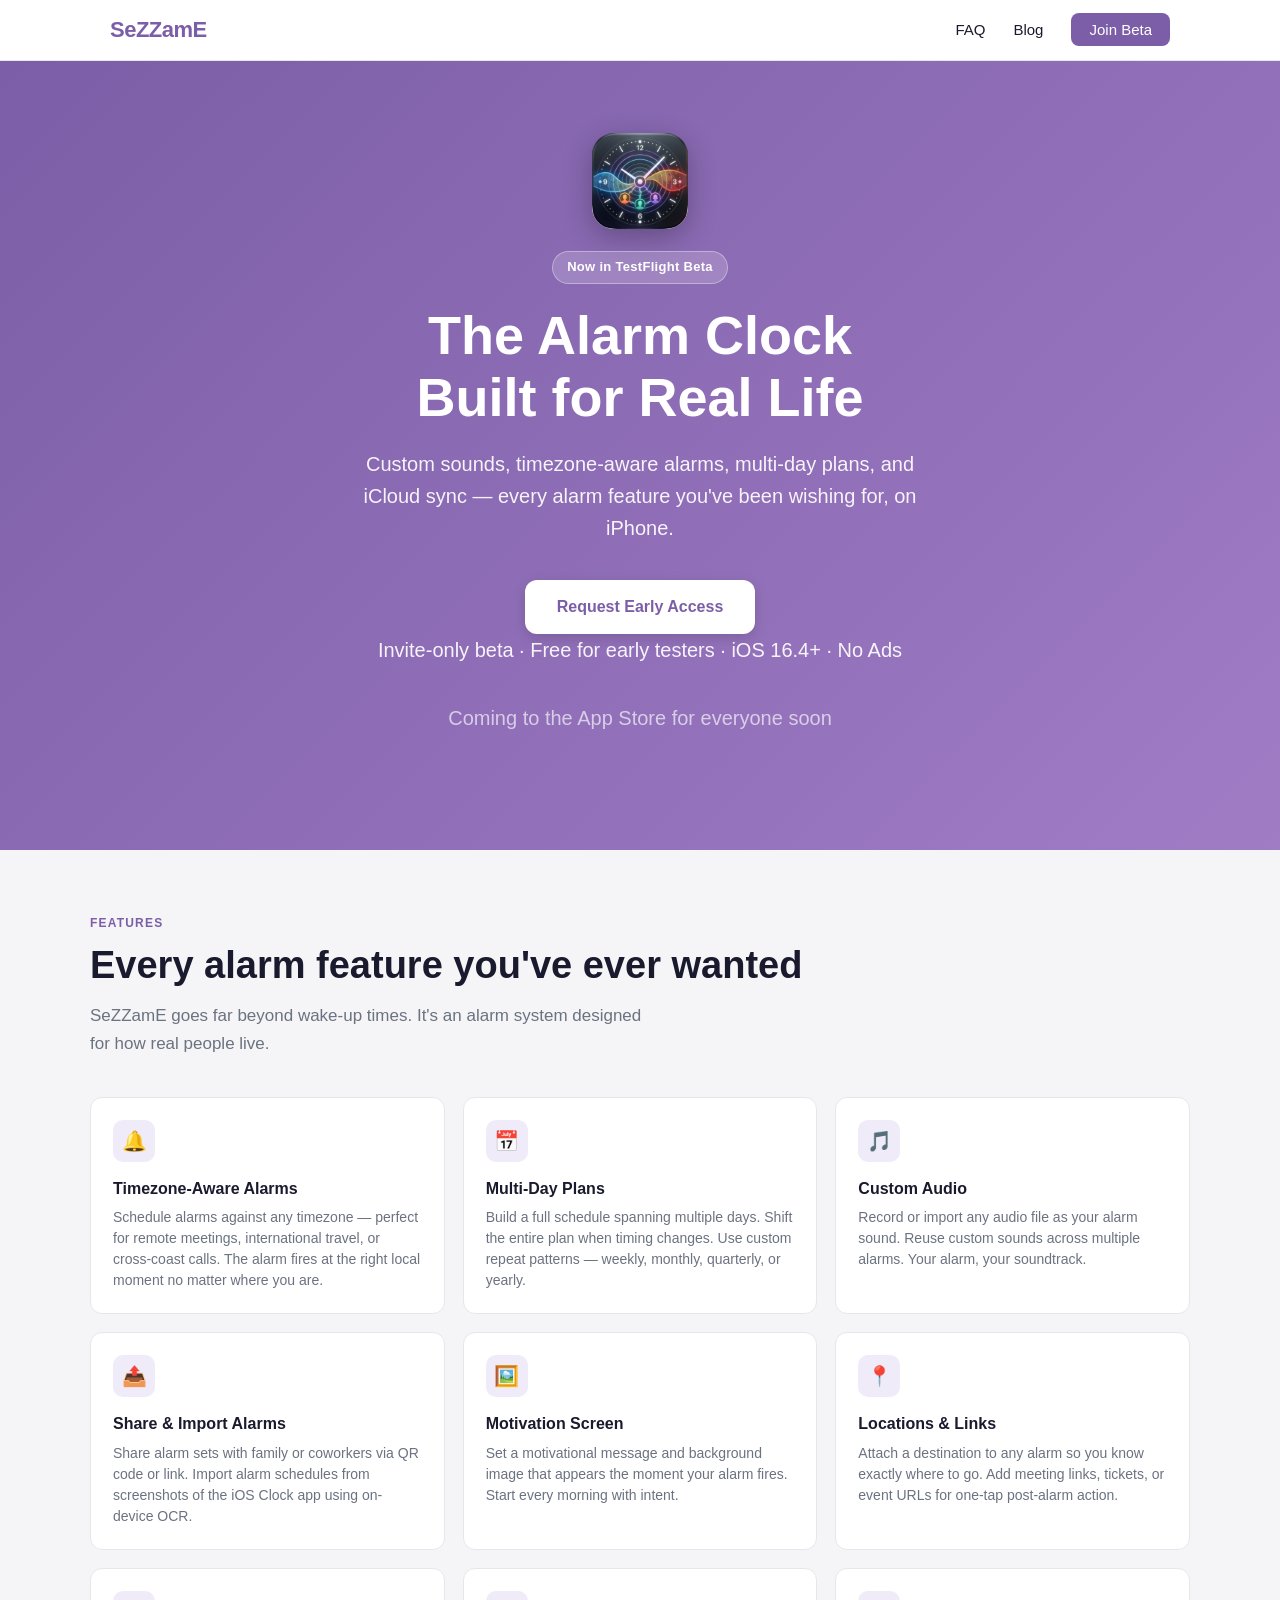
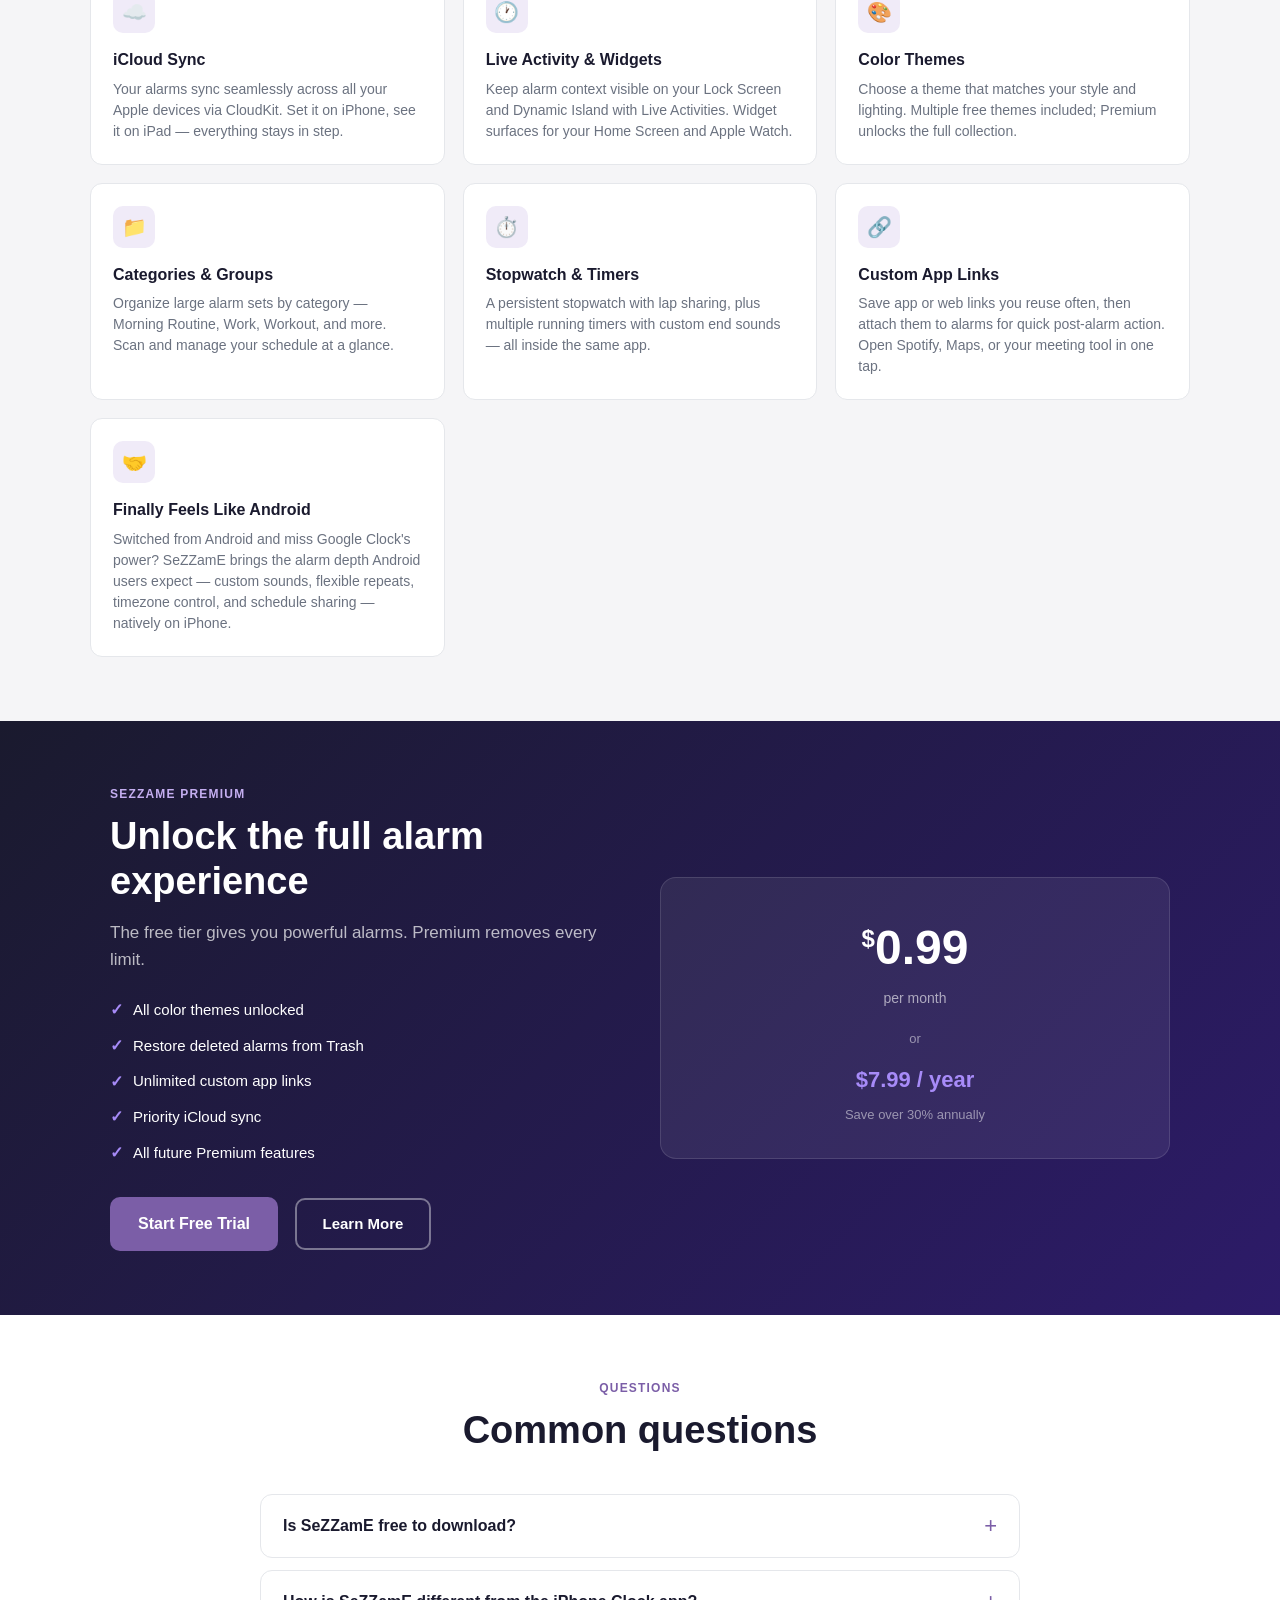
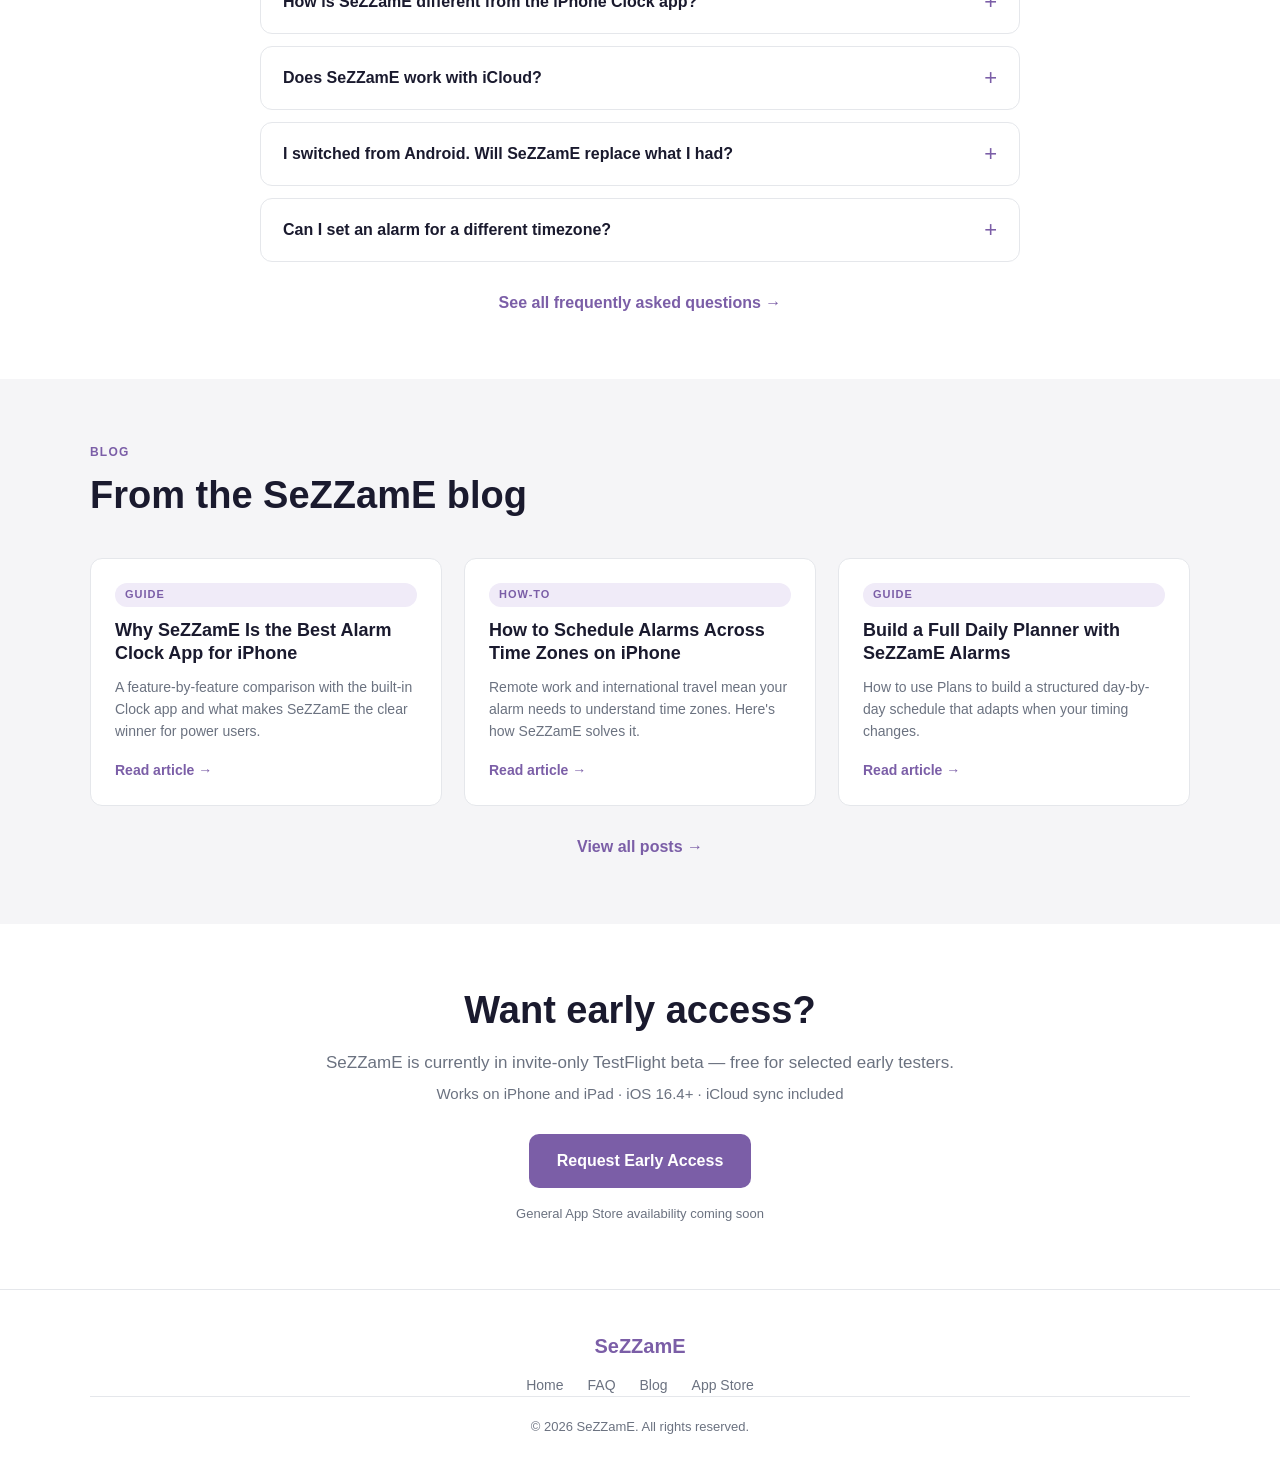
<file: index.html>
<!DOCTYPE html>
<html lang="en">
<head>
  <meta charset="UTF-8">
  <meta name="viewport" content="width=device-width, initial-scale=1.0">
  <title>SeZZamE – Smart Alarm Clock &amp; Planner App for iPhone</title>
  <meta name="description" content="SeZZamE is a smart alarm clock and planner app for iPhone. Custom sounds, timezone alarms, multi-day plans, iCloud sync, Live Activity, and more. Now in TestFlight beta — join early access.">
  <meta name="keywords" content="alarm clock app iPhone, best alarm app iOS, custom alarm sound iPhone, timezone alarm, alarm planner app, iCloud alarm sync">
  <link rel="canonical" href="https://sezzame.app/">

  <!-- Open Graph -->
  <meta property="og:title" content="SeZZamE – Smart Alarm Clock &amp; Planner for iPhone">
  <meta property="og:description" content="The alarm clock iPhone was missing. Custom sounds, timezone awareness, multi-day plans, and iCloud sync — all in one app.">
  <meta property="og:type" content="website">
  <meta property="og:url" content="https://sezzame.app/">
  <meta property="og:site_name" content="SeZZamE">

  <!-- Twitter Card -->
  <meta name="twitter:card" content="summary_large_image">
  <meta name="twitter:title" content="SeZZamE – Smart Alarm Clock &amp; Planner for iPhone">
  <meta name="twitter:description" content="The alarm clock iPhone was missing. Custom sounds, timezone awareness, multi-day plans, and iCloud sync.">

  <!-- Schema: SoftwareApplication -->
  <script type="application/ld+json">
  {
    "@context": "https://schema.org",
    "@type": "SoftwareApplication",
    "name": "SeZZamE",
    "operatingSystem": "iOS",
    "applicationCategory": "LifestyleApplication",
    "offers": {
      "@type": "Offer",
      "price": "0",
      "priceCurrency": "USD"
    },
    "description": "SeZZamE is a smart alarm clock and planner app for iPhone with custom sounds, timezone alarms, multi-day plans, iCloud sync, and Live Activity support.",
    "url": "https://sezzame.app/",
    "downloadUrl": "https://apps.apple.com/app/sezzame",
    "aggregateRating": {
      "@type": "AggregateRating",
      "ratingValue": "5",
      "ratingCount": "1"
    }
  }
  </script>

  <!-- Schema: WebSite with SearchAction -->
  <script type="application/ld+json">
  {
    "@context": "https://schema.org",
    "@type": "WebSite",
    "name": "SeZZamE",
    "url": "https://sezzame.app/"
  }
  </script>

  <link rel="stylesheet" href="style.css">
</head>
<body>

<!-- Navigation -->
<nav>
  <div class="nav-inner">
    <a class="nav-logo" href="./">SeZZamE</a>
    <ul class="nav-links">
      <li><a href="faq.html">FAQ</a></li>
      <li><a href="blog/">Blog</a></li>
      <li><a class="nav-cta" href="mailto:hello@sezzame.app">Join Beta</a></li><!-- TODO: replace mailto with TestFlight link when ready -->
    </ul>
  </div>
</nav>

<!-- Hero -->
<section class="hero">
  <img src="images/app-icon.png" alt="SeZZamE app icon" class="hero-icon">
  <div class="beta-pill">Now in TestFlight Beta</div>
  <h1>The Alarm Clock<br>Built for Real Life</h1>
  <p>Custom sounds, timezone-aware alarms, multi-day plans, and iCloud sync — every alarm feature you've been wishing for, on iPhone.</p>
  <!-- TODO: Replace mailto with your TestFlight invite link when ready -->
  <a class="btn-beta" href="mailto:hello@sezzame.app">Request Early Access</a>
  <p class="hero-badge">Invite-only beta · Free for early testers · iOS 16.4+ · No Ads</p>
  <p class="hero-badge" style="margin-top:8px; opacity:0.65;">Coming to the App Store for everyone soon</p>
</section>

<!-- Features -->
<section style="background: var(--bg);">
  <div class="container">
    <p class="section-label">Features</p>
    <h2 class="section-title">Every alarm feature you've ever wanted</h2>
    <p class="section-sub">SeZZamE goes far beyond wake-up times. It's an alarm system designed for how real people live.</p>

    <div class="features-grid">

      <div class="feature-card">
        <div class="feature-icon">🔔</div>
        <h3>Timezone-Aware Alarms</h3>
        <p>Schedule alarms against any timezone — perfect for remote meetings, international travel, or cross-coast calls. The alarm fires at the right local moment no matter where you are.</p>
      </div>

      <div class="feature-card">
        <div class="feature-icon">📅</div>
        <h3>Multi-Day Plans</h3>
        <p>Build a full schedule spanning multiple days. Shift the entire plan when timing changes. Use custom repeat patterns — weekly, monthly, quarterly, or yearly.</p>
      </div>

      <div class="feature-card">
        <div class="feature-icon">🎵</div>
        <h3>Custom Audio</h3>
        <p>Record or import any audio file as your alarm sound. Reuse custom sounds across multiple alarms. Your alarm, your soundtrack.</p>
      </div>

      <div class="feature-card">
        <div class="feature-icon">📤</div>
        <h3>Share &amp; Import Alarms</h3>
        <p>Share alarm sets with family or coworkers via QR code or link. Import alarm schedules from screenshots of the iOS Clock app using on-device OCR.</p>
      </div>

      <div class="feature-card">
        <div class="feature-icon">🖼️</div>
        <h3>Motivation Screen</h3>
        <p>Set a motivational message and background image that appears the moment your alarm fires. Start every morning with intent.</p>
      </div>

      <div class="feature-card">
        <div class="feature-icon">📍</div>
        <h3>Locations &amp; Links</h3>
        <p>Attach a destination to any alarm so you know exactly where to go. Add meeting links, tickets, or event URLs for one-tap post-alarm action.</p>
      </div>

      <div class="feature-card">
        <div class="feature-icon">☁️</div>
        <h3>iCloud Sync</h3>
        <p>Your alarms sync seamlessly across all your Apple devices via CloudKit. Set it on iPhone, see it on iPad — everything stays in step.</p>
      </div>

      <div class="feature-card">
        <div class="feature-icon">🕐</div>
        <h3>Live Activity &amp; Widgets</h3>
        <p>Keep alarm context visible on your Lock Screen and Dynamic Island with Live Activities. Widget surfaces for your Home Screen and Apple Watch.</p>
      </div>

      <div class="feature-card">
        <div class="feature-icon">🎨</div>
        <h3>Color Themes</h3>
        <p>Choose a theme that matches your style and lighting. Multiple free themes included; Premium unlocks the full collection.</p>
      </div>

      <div class="feature-card">
        <div class="feature-icon">📁</div>
        <h3>Categories &amp; Groups</h3>
        <p>Organize large alarm sets by category — Morning Routine, Work, Workout, and more. Scan and manage your schedule at a glance.</p>
      </div>

      <div class="feature-card">
        <div class="feature-icon">⏱️</div>
        <h3>Stopwatch &amp; Timers</h3>
        <p>A persistent stopwatch with lap sharing, plus multiple running timers with custom end sounds — all inside the same app.</p>
      </div>

      <div class="feature-card">
        <div class="feature-icon">🔗</div>
        <h3>Custom App Links</h3>
        <p>Save app or web links you reuse often, then attach them to alarms for quick post-alarm action. Open Spotify, Maps, or your meeting tool in one tap.</p>
      </div>

      <div class="feature-card">
        <div class="feature-icon">🤝</div>
        <h3>Finally Feels Like Android</h3>
        <p>Switched from Android and miss Google Clock's power? SeZZamE brings the alarm depth Android users expect — custom sounds, flexible repeats, timezone control, and schedule sharing — natively on iPhone.</p>
      </div>

    </div>
  </div>
</section>

<!-- Premium -->
<section class="premium-section">
  <div class="premium-grid" style="padding: 0 20px;">
    <div>
      <p class="section-label">SeZZamE Premium</p>
      <h2 class="section-title">Unlock the full alarm experience</h2>
      <p class="section-sub">The free tier gives you powerful alarms. Premium removes every limit.</p>
      <ul class="premium-list">
        <li>All color themes unlocked</li>
        <li>Restore deleted alarms from Trash</li>
        <li>Unlimited custom app links</li>
        <li>Priority iCloud sync</li>
        <li>All future Premium features</li>
      </ul>
      <a class="btn-primary" href="https://apps.apple.com/app/sezzame">Start Free Trial</a>
      <a class="btn-outline" href="faq.html">Learn More</a>
    </div>
    <div class="premium-visual">
      <div class="price"><sup>$</sup>0.99</div>
      <div class="price-label">per month</div>
      <div class="or">or</div>
      <div class="price-annual">$7.99 / year</div>
      <div style="margin-top:8px; font-size:13px; color:rgba(255,255,255,0.5)">Save over 30% annually</div>
    </div>
  </div>
</section>

<!-- FAQ Teaser -->
<section style="background: #fff;">
  <div class="container" style="text-align: center;">
    <p class="section-label">Questions</p>
    <h2 class="section-title">Common questions</h2>

    <div class="faq-list">

      <div class="faq-item">
        <button class="faq-q" onclick="this.parentElement.classList.toggle('open')">
          Is SeZZamE free to download?
        </button>
        <div class="faq-a">Yes. SeZZamE is free to download from the App Store with no hidden charges. Core alarm features — custom sounds, timezone alarms, plans, categories, iCloud sync, Live Activity, and more — are fully available at no cost. A Premium subscription unlocks additional themes and advanced features.</div>
      </div>

      <div class="faq-item">
        <button class="faq-q" onclick="this.parentElement.classList.toggle('open')">
          How is SeZZamE different from the iPhone Clock app?
        </button>
        <div class="faq-a">The built-in Clock app handles basic wake-up alarms. SeZZamE adds timezone awareness, multi-day planning, custom audio recording, alarm sharing via QR code, OCR import from screenshots, iCloud sync, motivation screens, location and link attachments, Live Activity, widgets, Apple Watch support, stopwatch, timers, and colour themes — none of which exist in the Clock app.</div>
      </div>

      <div class="faq-item">
        <button class="faq-q" onclick="this.parentElement.classList.toggle('open')">
          Does SeZZamE work with iCloud?
        </button>
        <div class="faq-a">Yes. SeZZamE uses CloudKit to sync your alarms, plans, and settings across all your Apple devices automatically. Your data is stored in your private iCloud container — SeZZamE never sees it.</div>
      </div>

      <div class="faq-item">
        <button class="faq-q" onclick="this.parentElement.classList.toggle('open')">
          I switched from Android. Will SeZZamE replace what I had?
        </button>
        <div class="faq-a">Yes — and then some. Android's Clock app is genuinely powerful, and most iPhone apps don't come close. SeZZamE is built for exactly that gap: custom alarm sounds, multi-day schedules, timezone-pinned alarms, repeat patterns beyond just "daily", alarm sharing, and iCloud sync across devices. If you relied on Google Clock's advanced features, SeZZamE gives you the same control — native to iPhone with no Android bridge needed.</div>
      </div>

      <div class="faq-item">
        <button class="faq-q" onclick="this.parentElement.classList.toggle('open')">
          Can I set an alarm for a different timezone?
        </button>
        <div class="faq-a">Yes. Any alarm in SeZZamE can be pinned to a specific timezone. The alarm fires at the correct local time in that zone, regardless of where you are when it goes off. This is essential for remote meetings, travel, and cross-timezone scheduling.</div>
      </div>

    </div>

    <p style="margin-top: 28px;"><a href="faq.html" style="font-weight: 600;">See all frequently asked questions →</a></p>
  </div>
</section>

<!-- Blog teaser -->
<section style="background: var(--bg);">
  <div class="container">
    <p class="section-label">Blog</p>
    <h2 class="section-title">From the SeZZamE blog</h2>

    <div class="blog-grid">
      <a class="blog-card" href="blog/best-alarm-app-iphone.html">
        <span class="blog-tag">Guide</span>
        <h3>Why SeZZamE Is the Best Alarm Clock App for iPhone</h3>
        <p>A feature-by-feature comparison with the built-in Clock app and what makes SeZZamE the clear winner for power users.</p>
        <span class="read-more">Read article →</span>
      </a>
      <a class="blog-card" href="blog/timezone-alarms-iphone.html">
        <span class="blog-tag">How-To</span>
        <h3>How to Schedule Alarms Across Time Zones on iPhone</h3>
        <p>Remote work and international travel mean your alarm needs to understand time zones. Here's how SeZZamE solves it.</p>
        <span class="read-more">Read article →</span>
      </a>
      <a class="blog-card" href="blog/alarm-planner-guide.html">
        <span class="blog-tag">Guide</span>
        <h3>Build a Full Daily Planner with SeZZamE Alarms</h3>
        <p>How to use Plans to build a structured day-by-day schedule that adapts when your timing changes.</p>
        <span class="read-more">Read article →</span>
      </a>
    </div>

    <p style="margin-top: 28px; text-align: center;"><a href="blog/" style="font-weight: 600;">View all posts →</a></p>
  </div>
</section>

<!-- Final CTA -->
<section style="background: #fff; text-align: center;">
  <div class="container">
    <h2 class="section-title" style="max-width: 540px; margin: 0 auto 16px;">Want early access?</h2>
    <p style="color: var(--muted); margin-bottom: 6px; font-size: 17px;">SeZZamE is currently in invite-only TestFlight beta — free for selected early testers.</p>
    <p style="color: var(--muted); margin-bottom: 28px; font-size: 15px;">Works on iPhone and iPad · iOS 16.4+ · iCloud sync included</p>
    <!-- TODO: Replace mailto with your TestFlight invite link when ready -->
    <a class="btn-primary" href="mailto:hello@sezzame.app">Request Early Access</a>
    <p style="color: var(--muted); font-size: 13px; margin-top: 16px;">General App Store availability coming soon</p>
  </div>
</section>

<!-- Footer -->
<footer>
  <div class="footer-inner">
    <div class="footer-logo">SeZZamE</div>
    <nav class="footer-links">
      <a href="./">Home</a>
      <a href="faq.html">FAQ</a>
      <a href="blog/">Blog</a>
      <a href="https://apps.apple.com/app/sezzame">App Store</a>
    </nav>
    <p class="footer-copy">&copy; 2026 SeZZamE. All rights reserved.</p>
  </div>
</footer>

</body>
</html>
</file>
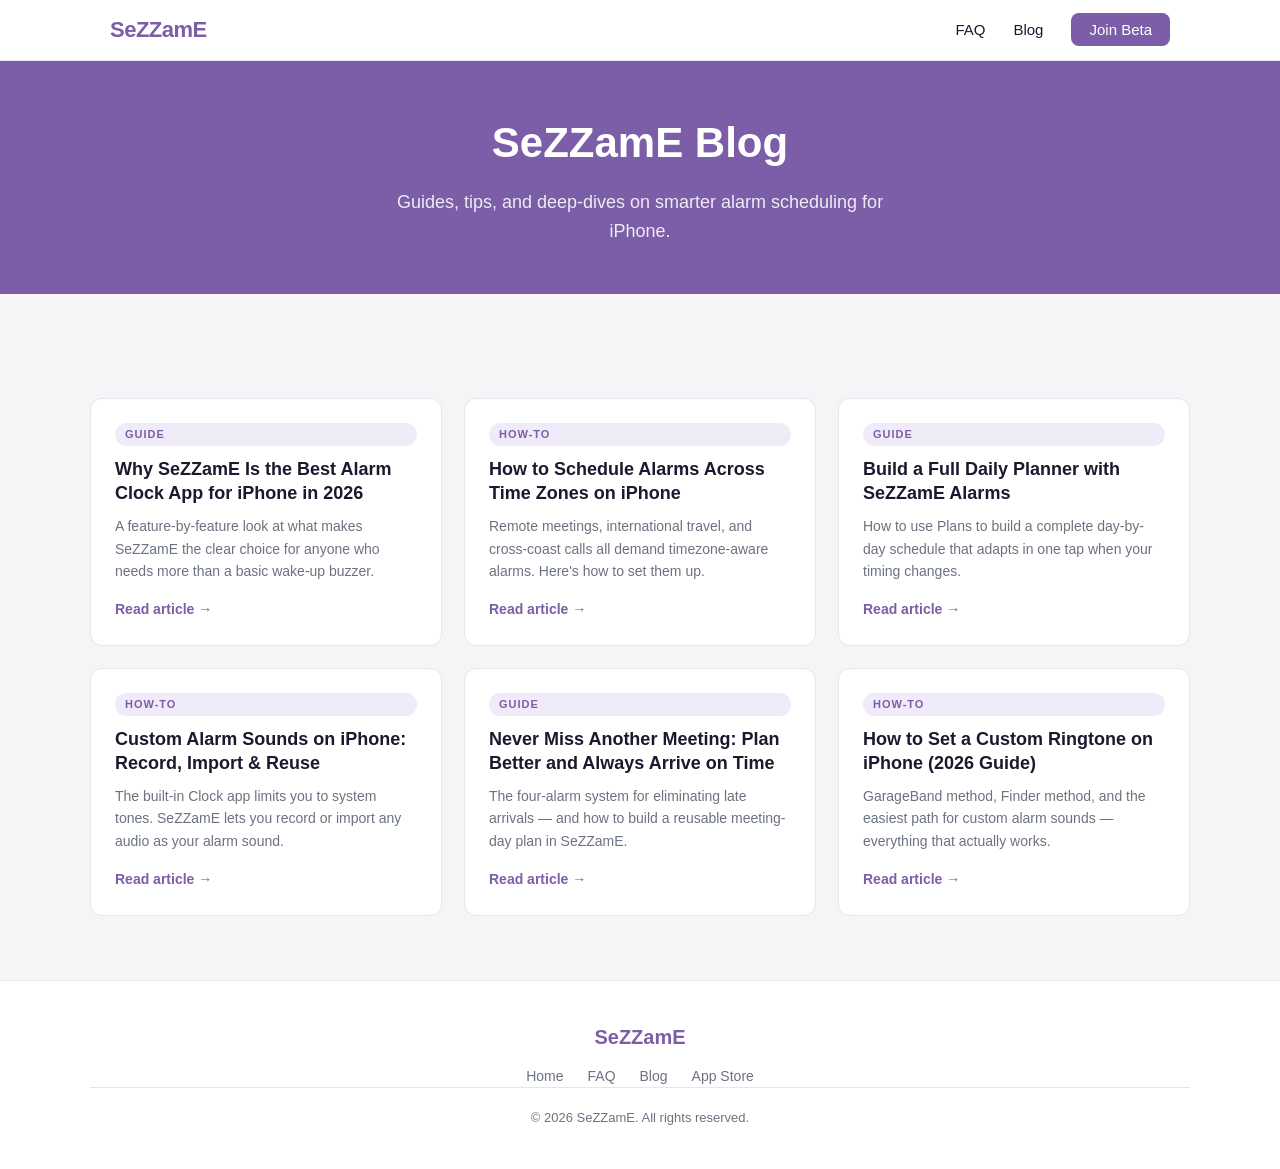
<file: blog/index.html>
<!DOCTYPE html>
<html lang="en">
<head>
  <meta charset="UTF-8">
  <meta name="viewport" content="width=device-width, initial-scale=1.0">
  <title>SeZZamE Blog – iPhone Alarm Tips, Guides &amp; Productivity</title>
  <meta name="description" content="The SeZZamE blog: in-depth guides on alarm scheduling, timezone management, custom sounds, daily planning, and getting the most out of your iPhone alarm clock.">
  <link rel="canonical" href="https://sezzame.app/blog/">
  <meta property="og:title" content="SeZZamE Blog – iPhone Alarm Tips &amp; Guides">
  <meta property="og:description" content="In-depth guides on alarm scheduling, timezone management, custom sounds, and daily planning.">
  <meta property="og:type" content="website">
  <meta property="og:url" content="https://sezzame.app/blog/">
  <link rel="stylesheet" href="../style.css">
</head>
<body>

<nav>
  <div class="nav-inner">
    <a class="nav-logo" href="../">SeZZamE</a>
    <ul class="nav-links">
      <li><a href="../faq.html">FAQ</a></li>
      <li><a href="./">Blog</a></li>
      <li><a class="nav-cta" href="mailto:hello@sezzame.app">Join Beta</a><!-- TODO: replace with TestFlight link --></li>
    </ul>
  </div>
</nav>

<div style="background: var(--purple); padding: 48px 20px; text-align: center; color: #fff;">
  <h1 style="font-size: clamp(28px,4vw,42px); font-weight: 800; margin-bottom: 12px;">SeZZamE Blog</h1>
  <p style="font-size: 18px; opacity: 0.88; max-width: 500px; margin: 0 auto;">Guides, tips, and deep-dives on smarter alarm scheduling for iPhone.</p>
</div>

<section>
  <div class="container">
    <div class="blog-grid">

      <a class="blog-card" href="best-alarm-app-iphone.html">
        <span class="blog-tag">Guide</span>
        <h3>Why SeZZamE Is the Best Alarm Clock App for iPhone in 2026</h3>
        <p>A feature-by-feature look at what makes SeZZamE the clear choice for anyone who needs more than a basic wake-up buzzer.</p>
        <span class="read-more">Read article →</span>
      </a>

      <a class="blog-card" href="timezone-alarms-iphone.html">
        <span class="blog-tag">How-To</span>
        <h3>How to Schedule Alarms Across Time Zones on iPhone</h3>
        <p>Remote meetings, international travel, and cross-coast calls all demand timezone-aware alarms. Here's how to set them up.</p>
        <span class="read-more">Read article →</span>
      </a>

      <a class="blog-card" href="alarm-planner-guide.html">
        <span class="blog-tag">Guide</span>
        <h3>Build a Full Daily Planner with SeZZamE Alarms</h3>
        <p>How to use Plans to build a complete day-by-day schedule that adapts in one tap when your timing changes.</p>
        <span class="read-more">Read article →</span>
      </a>

      <a class="blog-card" href="custom-alarm-sounds-iphone.html">
        <span class="blog-tag">How-To</span>
        <h3>Custom Alarm Sounds on iPhone: Record, Import &amp; Reuse</h3>
        <p>The built-in Clock app limits you to system tones. SeZZamE lets you record or import any audio as your alarm sound.</p>
        <span class="read-more">Read article →</span>
      </a>

      <a class="blog-card" href="never-miss-a-meeting.html">
        <span class="blog-tag">Guide</span>
        <h3>Never Miss Another Meeting: Plan Better and Always Arrive on Time</h3>
        <p>The four-alarm system for eliminating late arrivals — and how to build a reusable meeting-day plan in SeZZamE.</p>
        <span class="read-more">Read article →</span>
      </a>

      <a class="blog-card" href="custom-ringtone-iphone.html">
        <span class="blog-tag">How-To</span>
        <h3>How to Set a Custom Ringtone on iPhone (2026 Guide)</h3>
        <p>GarageBand method, Finder method, and the easiest path for custom alarm sounds — everything that actually works.</p>
        <span class="read-more">Read article →</span>
      </a>

    </div>
  </div>
</section>

<footer>
  <div class="footer-inner">
    <div class="footer-logo">SeZZamE</div>
    <nav class="footer-links">
      <a href="../">Home</a>
      <a href="../faq.html">FAQ</a>
      <a href="./">Blog</a>
      <a href="https://apps.apple.com/app/sezzame">App Store</a>
    </nav>
    <p class="footer-copy">&copy; 2026 SeZZamE. All rights reserved.</p>
  </div>
</footer>

</body>
</html>
</file>
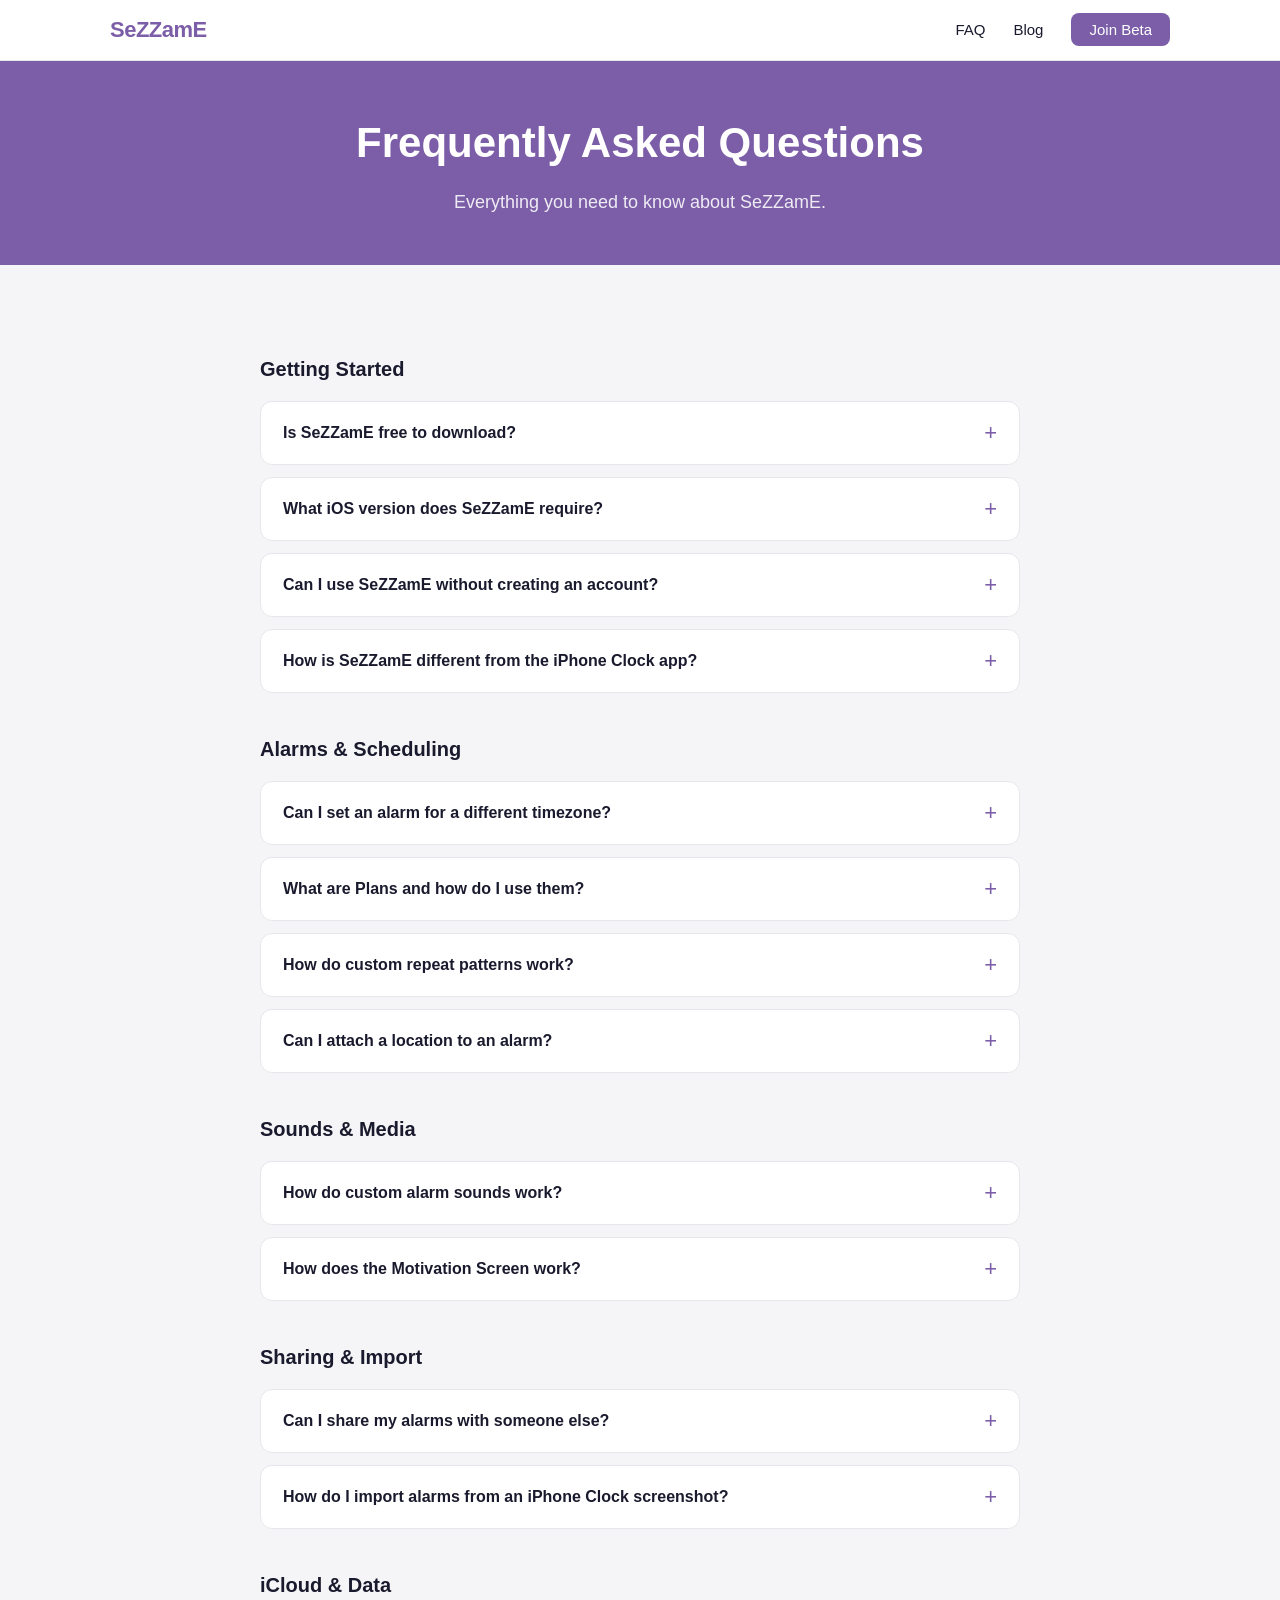
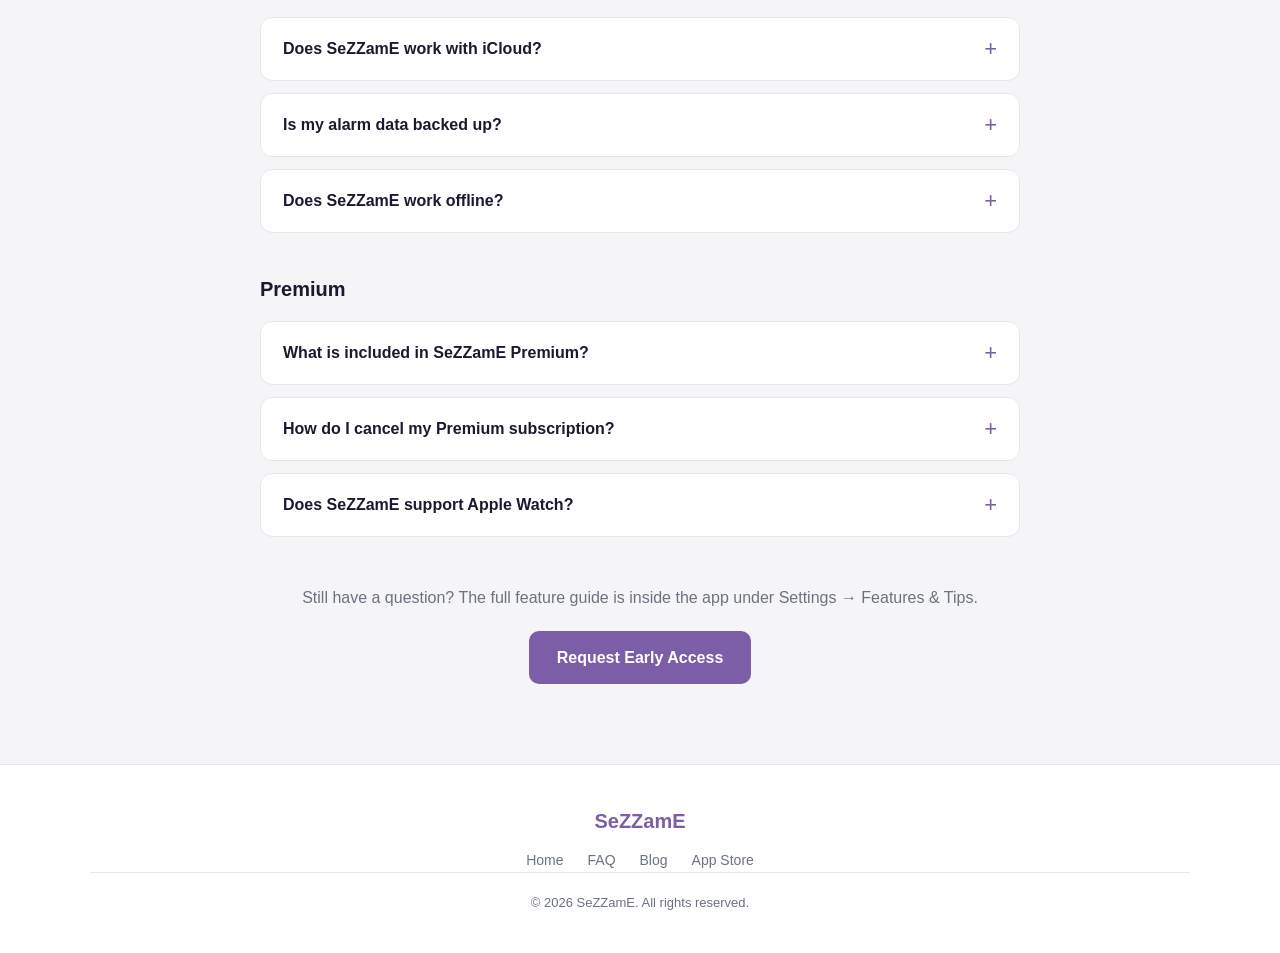
<file: faq.html>
<!DOCTYPE html>
<html lang="en">
<head>
  <meta charset="UTF-8">
  <meta name="viewport" content="width=device-width, initial-scale=1.0">
  <title>SeZZamE FAQ – Alarm Clock App for iPhone Questions Answered</title>
  <meta name="description" content="Answers to the most common questions about SeZZamE, the smart alarm clock and planner app for iPhone. Custom sounds, timezone alarms, iCloud sync, Premium, and more.">
  <link rel="canonical" href="https://sezzame.app/faq.html">

  <!-- Open Graph -->
  <meta property="og:title" content="SeZZamE FAQ – Alarm Clock App Questions Answered">
  <meta property="og:description" content="Everything you need to know about SeZZamE: custom sounds, timezone alarms, iCloud sync, plans, and Premium.">
  <meta property="og:type" content="website">
  <meta property="og:url" content="https://sezzame.app/faq.html">

  <!-- FAQ Schema — enables Google rich results -->
  <script type="application/ld+json">
  {
    "@context": "https://schema.org",
    "@type": "FAQPage",
    "mainEntity": [
      {
        "@type": "Question",
        "name": "Is SeZZamE free to download?",
        "acceptedAnswer": {
          "@type": "Answer",
          "text": "Yes. SeZZamE is free to download from the App Store. Core alarm features — custom sounds, timezone alarms, multi-day plans, categories, iCloud sync, Live Activity, and more — are included at no cost. A Premium subscription ($0.99/month or $7.99/year) unlocks all color themes, trash restore, and additional features."
        }
      },
      {
        "@type": "Question",
        "name": "How is SeZZamE different from the iPhone Clock app?",
        "acceptedAnswer": {
          "@type": "Answer",
          "text": "The built-in Clock app handles simple wake-up alarms. SeZZamE adds: timezone-aware alarms, multi-day planning, custom audio recording and import, alarm sharing via QR code or link, OCR import from Clock screenshots, iCloud sync across devices, motivation screens, location and link attachments, Live Activity, widgets, Apple Watch support, stopwatch with lap sharing, multiple running timers, color themes, and categories."
        }
      },
      {
        "@type": "Question",
        "name": "Can I set an alarm for a different timezone?",
        "acceptedAnswer": {
          "@type": "Answer",
          "text": "Yes. Any alarm in SeZZamE can be pinned to a specific timezone. The alarm fires at the correct local moment in that zone regardless of where you are. This is essential for remote meetings, international travel, and cross-timezone scheduling."
        }
      },
      {
        "@type": "Question",
        "name": "How do I import alarms from an iPhone Clock screenshot?",
        "acceptedAnswer": {
          "@type": "Answer",
          "text": "SeZZamE can read screenshots of the iOS Clock app using on-device OCR. Go to Settings → Manage Data → Import, select your Clock app screenshot, and SeZZamE will detect and recreate those alarms. No data leaves your device — all recognition happens locally."
        }
      },
      {
        "@type": "Question",
        "name": "Does SeZZamE work with iCloud?",
        "acceptedAnswer": {
          "@type": "Answer",
          "text": "Yes. SeZZamE uses Apple's CloudKit framework to sync your alarms, plans, categories, and settings across all your Apple devices automatically. Your data lives in your private iCloud container — SeZZamE has no access to it."
        }
      },
      {
        "@type": "Question",
        "name": "Can I share my alarms with someone else?",
        "acceptedAnswer": {
          "@type": "Answer",
          "text": "Yes. SeZZamE can generate a shareable link or QR code for any alarm or alarm set. The recipient opens the link or scans the code and the alarm is added to their SeZZamE. Useful for syncing schedules with family, a partner, or a team."
        }
      },
      {
        "@type": "Question",
        "name": "Does SeZZamE support Apple Watch?",
        "acceptedAnswer": {
          "@type": "Answer",
          "text": "SeZZamE provides Watch surfaces through widget complication support so alarm context is visible on your wrist. The app also supports Live Activities, which surface on the Dynamic Island and Lock Screen of your iPhone."
        }
      },
      {
        "@type": "Question",
        "name": "What is included in SeZZamE Premium?",
        "acceptedAnswer": {
          "@type": "Answer",
          "text": "Premium unlocks: all color themes, the ability to restore deleted alarms from the Trash, unlimited custom app links, and all future Premium-only features. The subscription is $0.99/month or $7.99/year (save over 30%). Both plans include a free trial."
        }
      },
      {
        "@type": "Question",
        "name": "How do custom alarm sounds work?",
        "acceptedAnswer": {
          "@type": "Answer",
          "text": "In the alarm detail screen, open the Sound section and choose 'Record' to capture audio directly with your microphone, or 'Import' to bring in an audio file from your device. Custom sounds are stored locally and in iCloud. You can reuse the same custom sound across multiple alarms."
        }
      },
      {
        "@type": "Question",
        "name": "What are Plans and how do I use them?",
        "acceptedAnswer": {
          "@type": "Answer",
          "text": "Plans are multi-day alarm schedules. You build a sequence of days, each with its own set of alarms and times. When your schedule shifts — say, a conference moves a day earlier — you slide the entire Plan and all alarms shift together. Plans support custom repeat patterns: weekly, monthly, quarterly, or yearly."
        }
      },
      {
        "@type": "Question",
        "name": "Is my alarm data backed up?",
        "acceptedAnswer": {
          "@type": "Answer",
          "text": "Yes. SeZZamE uses CloudKit so your alarms are automatically backed up to your private iCloud. You can also export individual alarms or sets as a file for manual backup."
        }
      },
      {
        "@type": "Question",
        "name": "Does SeZZamE work offline?",
        "acceptedAnswer": {
          "@type": "Answer",
          "text": "Yes. All alarm scheduling and firing works entirely offline. iCloud sync runs when a connection is available but is never required for your alarms to fire correctly."
        }
      },
      {
        "@type": "Question",
        "name": "What iOS version does SeZZamE require?",
        "acceptedAnswer": {
          "@type": "Answer",
          "text": "SeZZamE requires iOS 16.4 or later. It is optimised for iPhone and iPad."
        }
      },
      {
        "@type": "Question",
        "name": "How does the Motivation Screen work?",
        "acceptedAnswer": {
          "@type": "Answer",
          "text": "When an alarm fires, SeZZamE can display a full-screen motivation view with a custom message and background image you've chosen. Set the text and photo in the alarm detail screen. This makes each alarm feel intentional rather than just a buzzer."
        }
      },
      {
        "@type": "Question",
        "name": "Can I use SeZZamE without creating an account?",
        "acceptedAnswer": {
          "@type": "Answer",
          "text": "Yes. SeZZamE requires no account. It uses your existing iCloud account for sync (which you already have as an Apple device owner), but you can use the app fully without enabling sync at all."
        }
      }
    ]
  }
  </script>

  <link rel="stylesheet" href="style.css">
</head>
<body>

<nav>
  <div class="nav-inner">
    <a class="nav-logo" href="./">SeZZamE</a>
    <ul class="nav-links">
      <li><a href="faq.html">FAQ</a></li>
      <li><a href="blog/">Blog</a></li>
      <li><a class="nav-cta" href="mailto:hello@sezzame.app">Join Beta</a><!-- TODO: replace with TestFlight link --></li>
    </ul>
  </div>
</nav>

<div style="background: var(--purple); padding: 48px 20px; text-align: center; color: #fff;">
  <h1 style="font-size: clamp(28px,4vw,42px); font-weight: 800; margin-bottom: 12px;">Frequently Asked Questions</h1>
  <p style="font-size: 18px; opacity: 0.88; max-width: 500px; margin: 0 auto;">Everything you need to know about SeZZamE.</p>
</div>

<div style="padding: 48px 20px 80px;">
  <div class="faq-list">

    <h2 style="font-size: 20px; font-weight: 700; margin: 32px 0 16px; color: var(--text);">Getting Started</h2>

    <div class="faq-item">
      <button class="faq-q" onclick="this.parentElement.classList.toggle('open')">Is SeZZamE free to download?</button>
      <div class="faq-a">Yes. SeZZamE is free to download from the App Store. Core alarm features — custom sounds, timezone alarms, multi-day plans, categories, iCloud sync, Live Activity, and more — are included at no cost. A Premium subscription ($0.99/month or $7.99/year) unlocks all color themes, trash restore, and additional features.</div>
    </div>

    <div class="faq-item">
      <button class="faq-q" onclick="this.parentElement.classList.toggle('open')">What iOS version does SeZZamE require?</button>
      <div class="faq-a">SeZZamE requires iOS 16.4 or later. It is optimised for iPhone and iPad. Features such as Live Activity require iOS 16.2+, which is included in the minimum requirement.</div>
    </div>

    <div class="faq-item">
      <button class="faq-q" onclick="this.parentElement.classList.toggle('open')">Can I use SeZZamE without creating an account?</button>
      <div class="faq-a">Yes. SeZZamE requires no account registration. It uses your existing Apple ID for iCloud sync (which every Apple device owner already has), but you can use the full app without enabling sync.</div>
    </div>

    <div class="faq-item">
      <button class="faq-q" onclick="this.parentElement.classList.toggle('open')">How is SeZZamE different from the iPhone Clock app?</button>
      <div class="faq-a">The built-in Clock app handles simple wake-up alarms. SeZZamE adds: timezone-aware alarms, multi-day planning, custom audio recording and import, alarm sharing via QR code or link, OCR import from Clock screenshots, iCloud sync across devices, motivation screens, location and link attachments, Live Activity, widgets, Apple Watch support, stopwatch with lap sharing, multiple running timers, color themes, and categories — none of which exist in the Clock app.</div>
    </div>

    <h2 style="font-size: 20px; font-weight: 700; margin: 40px 0 16px; color: var(--text);">Alarms &amp; Scheduling</h2>

    <div class="faq-item">
      <button class="faq-q" onclick="this.parentElement.classList.toggle('open')">Can I set an alarm for a different timezone?</button>
      <div class="faq-a">Yes. Any alarm in SeZZamE can be pinned to a specific timezone. The alarm fires at the correct local moment in that zone regardless of where you are physically located. This is essential for remote meetings, international travel, and cross-timezone scheduling.</div>
    </div>

    <div class="faq-item">
      <button class="faq-q" onclick="this.parentElement.classList.toggle('open')">What are Plans and how do I use them?</button>
      <div class="faq-a">Plans are multi-day alarm schedules. Build a sequence of days, each with its own set of alarms and times. When your schedule shifts — say, a conference moves a day earlier — slide the entire Plan and all its alarms shift together. Plans support custom repeat patterns: weekly, monthly, quarterly, or yearly. Access Plans from the Plans tab.</div>
    </div>

    <div class="faq-item">
      <button class="faq-q" onclick="this.parentElement.classList.toggle('open')">How do custom repeat patterns work?</button>
      <div class="faq-a">Beyond the standard daily/weekly repeat, SeZZamE supports monthly, quarterly, and yearly recurrence. You can set alarms like "first Monday of every month" or "every quarter." Custom cron-style schedules give you precise control over any repeat pattern.</div>
    </div>

    <div class="faq-item">
      <button class="faq-q" onclick="this.parentElement.classList.toggle('open')">Can I attach a location to an alarm?</button>
      <div class="faq-a">Yes. Any alarm can include a destination — saved as a named location. When the alarm fires, the location is visible so you immediately know where you need to be. You can tap to open it in Maps.</div>
    </div>

    <h2 style="font-size: 20px; font-weight: 700; margin: 40px 0 16px; color: var(--text);">Sounds &amp; Media</h2>

    <div class="faq-item">
      <button class="faq-q" onclick="this.parentElement.classList.toggle('open')">How do custom alarm sounds work?</button>
      <div class="faq-a">In the alarm detail screen, open the Sound section and choose "Record" to capture audio with your microphone, or "Import" to bring in an audio file from your device. Custom sounds are stored locally and synced via iCloud. The same custom sound can be reused across multiple alarms.</div>
    </div>

    <div class="faq-item">
      <button class="faq-q" onclick="this.parentElement.classList.toggle('open')">How does the Motivation Screen work?</button>
      <div class="faq-a">When an alarm fires, SeZZamE displays a full-screen view with a motivational message and background image you've chosen. Set the text and photo in the alarm detail screen. You can manage custom motivation photos from Settings → Manage Data → Motivation Photos.</div>
    </div>

    <h2 style="font-size: 20px; font-weight: 700; margin: 40px 0 16px; color: var(--text);">Sharing &amp; Import</h2>

    <div class="faq-item">
      <button class="faq-q" onclick="this.parentElement.classList.toggle('open')">Can I share my alarms with someone else?</button>
      <div class="faq-a">Yes. SeZZamE generates a shareable link or QR code for any alarm or alarm set. The recipient opens the link or scans the code and SeZZamE recreates those alarms on their device. Ideal for syncing family schedules, team standups, or travel itineraries.</div>
    </div>

    <div class="faq-item">
      <button class="faq-q" onclick="this.parentElement.classList.toggle('open')">How do I import alarms from an iPhone Clock screenshot?</button>
      <div class="faq-a">SeZZamE can read screenshots of the iOS Clock app using on-device OCR. Go to Settings → Manage Data → Import and select your screenshot. SeZZamE detects the alarm times and recreates them. All recognition happens locally — no data leaves your device.</div>
    </div>

    <h2 style="font-size: 20px; font-weight: 700; margin: 40px 0 16px; color: var(--text);">iCloud &amp; Data</h2>

    <div class="faq-item">
      <button class="faq-q" onclick="this.parentElement.classList.toggle('open')">Does SeZZamE work with iCloud?</button>
      <div class="faq-a">Yes. SeZZamE uses Apple's CloudKit framework to sync alarms, plans, categories, and settings across all your Apple devices automatically. Your data lives in your private iCloud container — SeZZamE has no access to it.</div>
    </div>

    <div class="faq-item">
      <button class="faq-q" onclick="this.parentElement.classList.toggle('open')">Is my alarm data backed up?</button>
      <div class="faq-a">Yes. iCloud via CloudKit provides automatic backup. You can also export individual alarms or full alarm sets as a file for manual backup or transfer.</div>
    </div>

    <div class="faq-item">
      <button class="faq-q" onclick="this.parentElement.classList.toggle('open')">Does SeZZamE work offline?</button>
      <div class="faq-a">Yes. All alarm scheduling and firing works entirely offline. iCloud sync runs when a connection is available but is never required for your alarms to fire correctly.</div>
    </div>

    <h2 style="font-size: 20px; font-weight: 700; margin: 40px 0 16px; color: var(--text);">Premium</h2>

    <div class="faq-item">
      <button class="faq-q" onclick="this.parentElement.classList.toggle('open')">What is included in SeZZamE Premium?</button>
      <div class="faq-a">Premium unlocks: all color themes, the ability to restore deleted alarms from Trash, unlimited custom app links, and all future Premium-only features. The subscription is $0.99/month or $7.99/year (save over 30%). Both plans include a free trial period.</div>
    </div>

    <div class="faq-item">
      <button class="faq-q" onclick="this.parentElement.classList.toggle('open')">How do I cancel my Premium subscription?</button>
      <div class="faq-a">Open the iOS Settings app → your Apple ID → Subscriptions. Find SeZZamE and tap Cancel Subscription. Your Premium access continues until the end of the current billing period. No action is needed inside the SeZZamE app itself.</div>
    </div>

    <div class="faq-item">
      <button class="faq-q" onclick="this.parentElement.classList.toggle('open')">Does SeZZamE support Apple Watch?</button>
      <div class="faq-a">SeZZamE provides watch surfaces through widget complication support, making alarm context visible on your wrist. Live Activities also surface on the Dynamic Island and Lock Screen of your iPhone so alarm context is always in view.</div>
    </div>

  </div>

  <div style="max-width: 760px; margin: 48px auto 0; text-align: center;">
    <p style="color: var(--muted); font-size: 16px; margin-bottom: 20px;">Still have a question? The full feature guide is inside the app under Settings → Features &amp; Tips.</p>
    <a class="btn-primary" href="https://apps.apple.com/app/sezzame">Request Early Access</a>
  </div>
</div>

<footer>
  <div class="footer-inner">
    <div class="footer-logo">SeZZamE</div>
    <nav class="footer-links">
      <a href="./">Home</a>
      <a href="faq.html">FAQ</a>
      <a href="blog/">Blog</a>
      <a href="https://apps.apple.com/app/sezzame">App Store</a>
    </nav>
    <p class="footer-copy">&copy; 2026 SeZZamE. All rights reserved.</p>
  </div>
</footer>

</body>
</html>
</file>
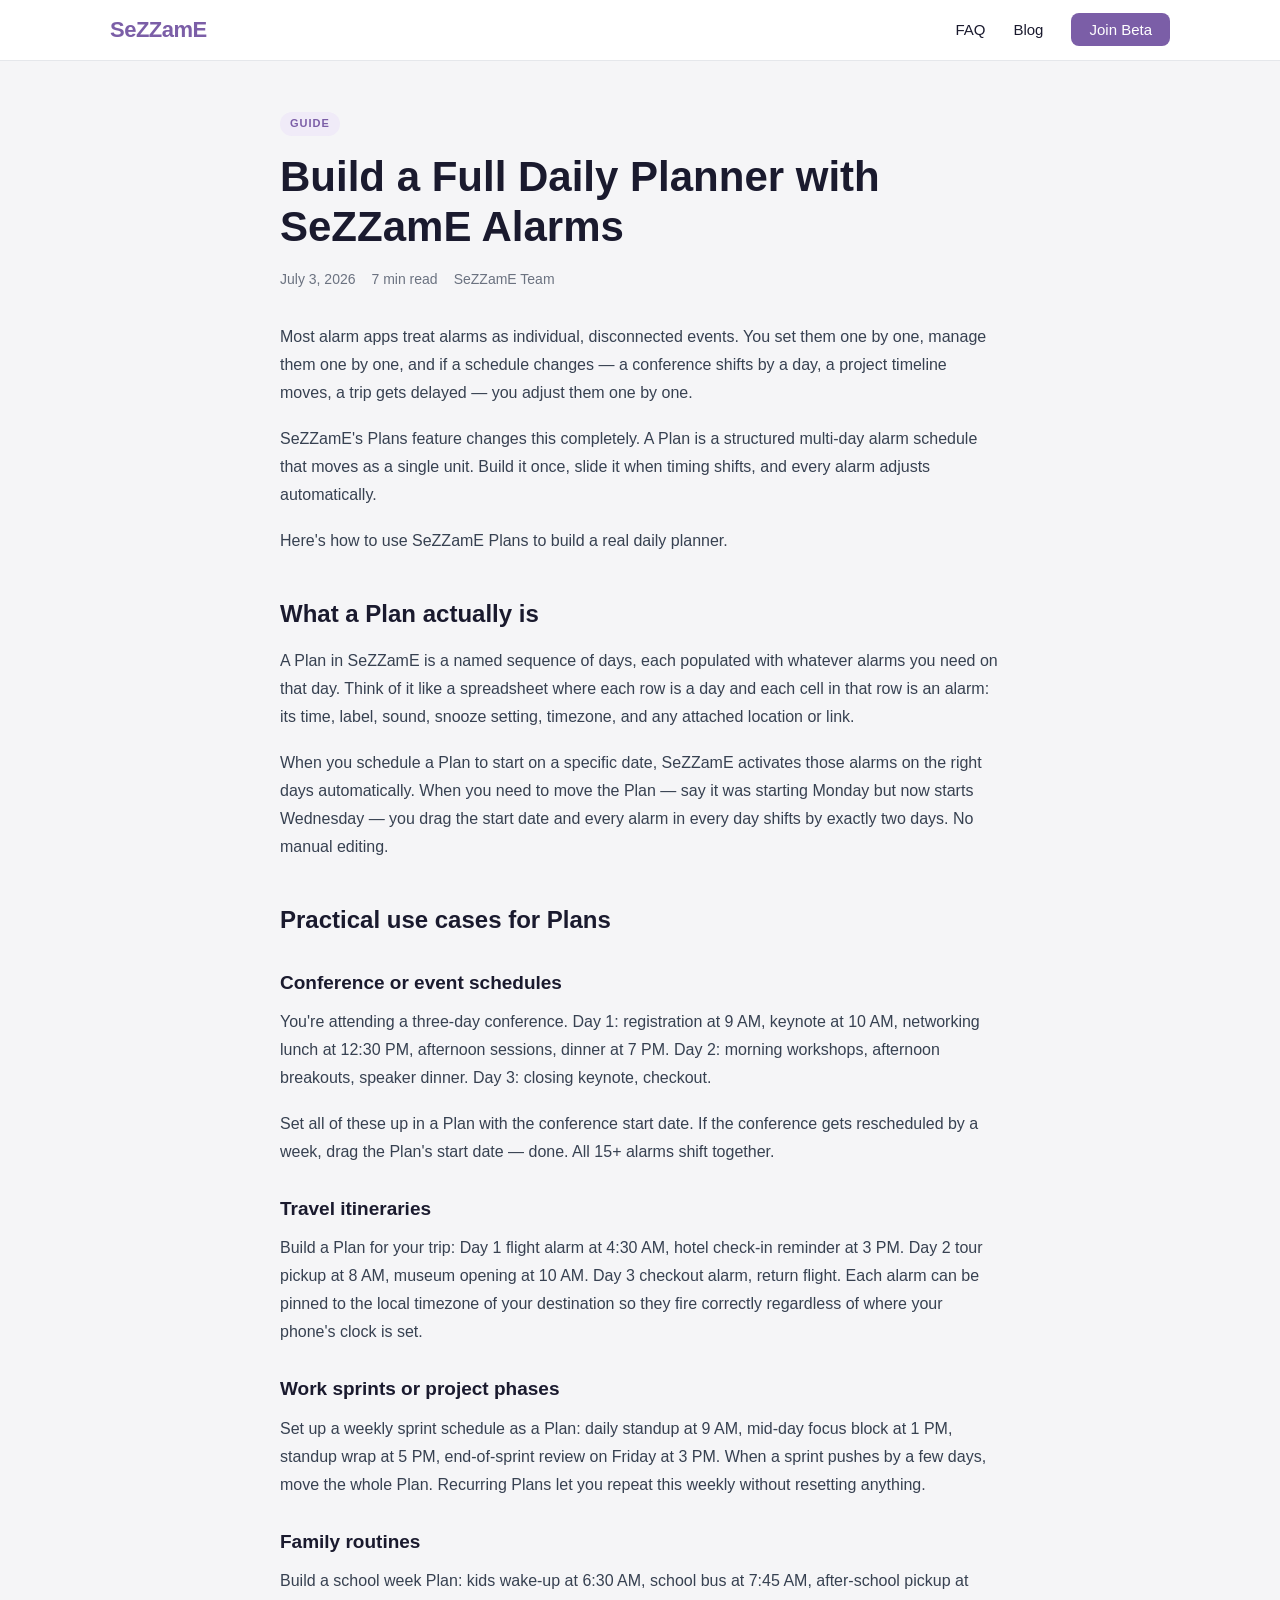
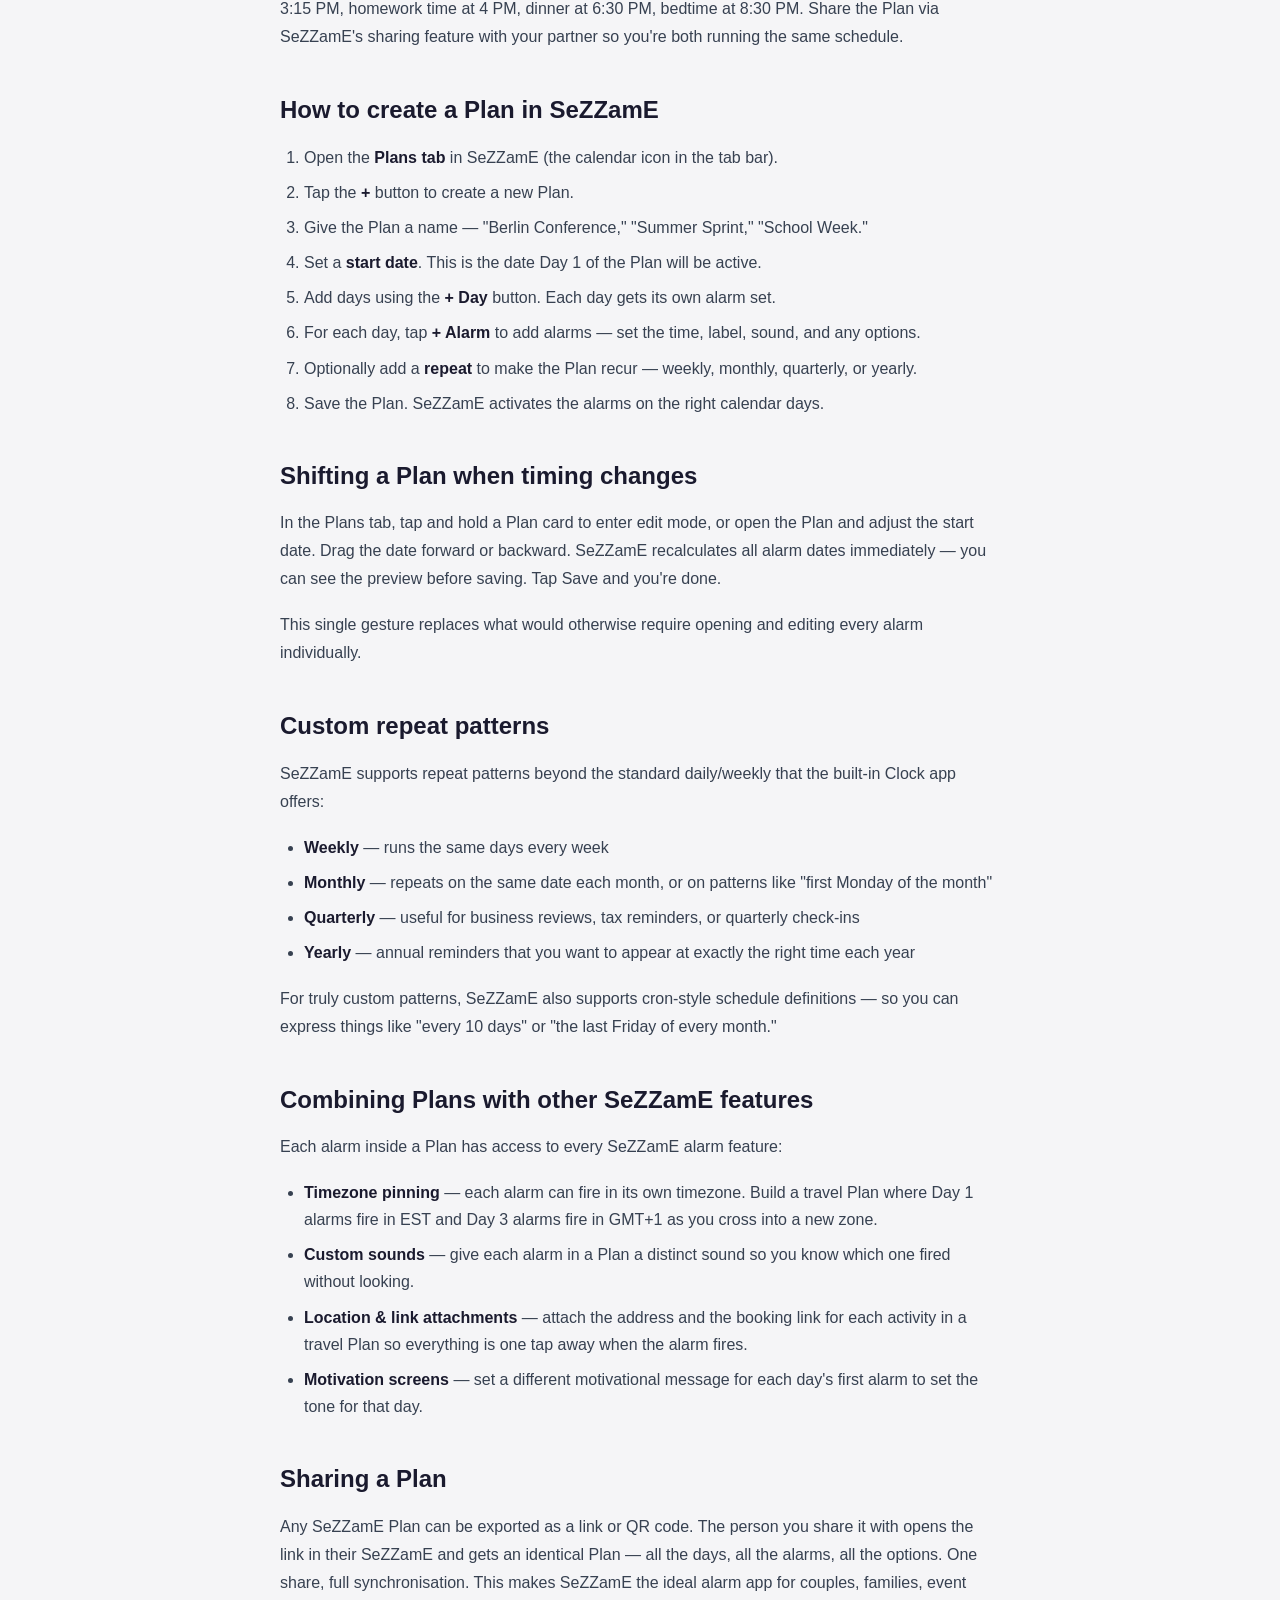
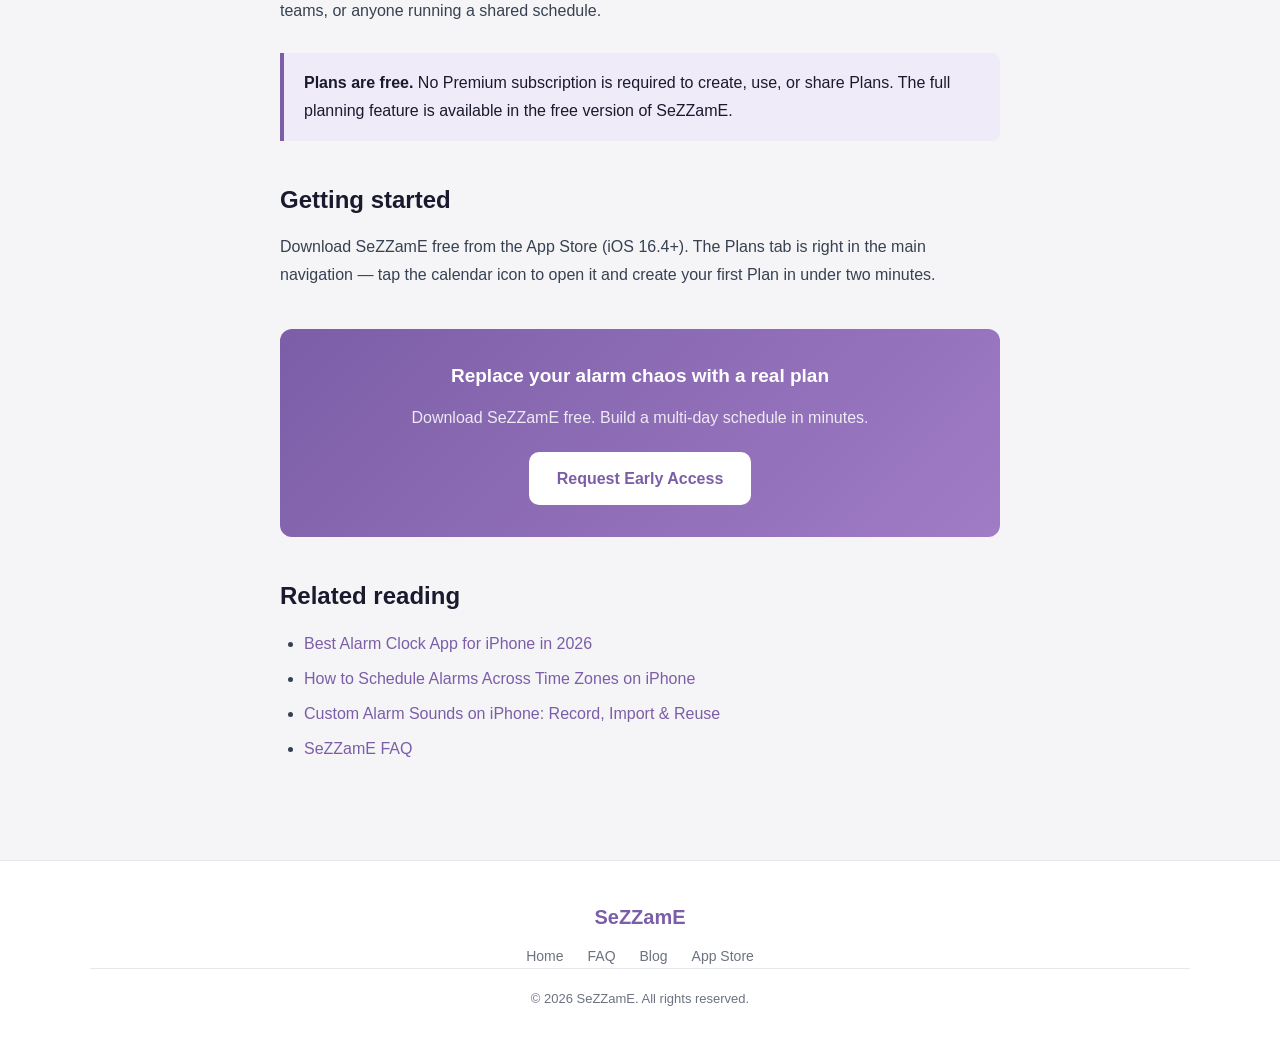
<file: blog/alarm-planner-guide.html>
<!DOCTYPE html>
<html lang="en">
<head>
  <meta charset="UTF-8">
  <meta name="viewport" content="width=device-width, initial-scale=1.0">
  <title>Build a Daily Planner with iPhone Alarms – SeZZamE Plans Guide</title>
  <meta name="description" content="Learn how to use SeZZamE's Plans feature to build structured multi-day alarm schedules on iPhone. Shift an entire week's alarms in one tap when your timing changes.">
  <link rel="canonical" href="https://sezzame.app/blog/alarm-planner-guide.html">

  <meta property="og:title" content="Build a Daily Planner with iPhone Alarms – SeZZamE Plans Guide">
  <meta property="og:description" content="SeZZamE Plans let you build multi-day alarm schedules and shift them all at once when timing changes. Here's how to use them.">
  <meta property="og:type" content="article">
  <meta property="og:url" content="https://sezzame.app/blog/alarm-planner-guide.html">

  <script type="application/ld+json">
  {
    "@context": "https://schema.org",
    "@type": "BlogPosting",
    "headline": "Build a Daily Planner with iPhone Alarms – SeZZamE Plans Guide",
    "description": "How to use SeZZamE Plans to create multi-day alarm schedules on iPhone that adapt when your timing changes.",
    "datePublished": "2026-07-03",
    "dateModified": "2026-07-03",
    "author": { "@type": "Organization", "name": "SeZZamE" },
    "publisher": { "@type": "Organization", "name": "SeZZamE", "url": "https://sezzame.app" },
    "url": "https://sezzame.app/blog/alarm-planner-guide.html"
  }
  </script>

  <link rel="stylesheet" href="../style.css">
</head>
<body>

<nav>
  <div class="nav-inner">
    <a class="nav-logo" href="../">SeZZamE</a>
    <ul class="nav-links">
      <li><a href="../faq.html">FAQ</a></li>
      <li><a href="./">Blog</a></li>
      <li><a class="nav-cta" href="mailto:hello@sezzame.app">Join Beta</a><!-- TODO: replace with TestFlight link --></li>
    </ul>
  </div>
</nav>

<article class="prose">
  <span class="post-tag">Guide</span>
  <h1>Build a Full Daily Planner with SeZZamE Alarms</h1>
  <div class="post-meta">
    <span>July 3, 2026</span>
    <span>7 min read</span>
    <span>SeZZamE Team</span>
  </div>

  <p>Most alarm apps treat alarms as individual, disconnected events. You set them one by one, manage them one by one, and if a schedule changes — a conference shifts by a day, a project timeline moves, a trip gets delayed — you adjust them one by one.</p>

  <p>SeZZamE's Plans feature changes this completely. A Plan is a structured multi-day alarm schedule that moves as a single unit. Build it once, slide it when timing shifts, and every alarm adjusts automatically.</p>

  <p>Here's how to use SeZZamE Plans to build a real daily planner.</p>

  <h2>What a Plan actually is</h2>

  <p>A Plan in SeZZamE is a named sequence of days, each populated with whatever alarms you need on that day. Think of it like a spreadsheet where each row is a day and each cell in that row is an alarm: its time, label, sound, snooze setting, timezone, and any attached location or link.</p>

  <p>When you schedule a Plan to start on a specific date, SeZZamE activates those alarms on the right days automatically. When you need to move the Plan — say it was starting Monday but now starts Wednesday — you drag the start date and every alarm in every day shifts by exactly two days. No manual editing.</p>

  <h2>Practical use cases for Plans</h2>

  <h3>Conference or event schedules</h3>

  <p>You're attending a three-day conference. Day 1: registration at 9 AM, keynote at 10 AM, networking lunch at 12:30 PM, afternoon sessions, dinner at 7 PM. Day 2: morning workshops, afternoon breakouts, speaker dinner. Day 3: closing keynote, checkout.</p>

  <p>Set all of these up in a Plan with the conference start date. If the conference gets rescheduled by a week, drag the Plan's start date — done. All 15+ alarms shift together.</p>

  <h3>Travel itineraries</h3>

  <p>Build a Plan for your trip: Day 1 flight alarm at 4:30 AM, hotel check-in reminder at 3 PM. Day 2 tour pickup at 8 AM, museum opening at 10 AM. Day 3 checkout alarm, return flight. Each alarm can be pinned to the local timezone of your destination so they fire correctly regardless of where your phone's clock is set.</p>

  <h3>Work sprints or project phases</h3>

  <p>Set up a weekly sprint schedule as a Plan: daily standup at 9 AM, mid-day focus block at 1 PM, standup wrap at 5 PM, end-of-sprint review on Friday at 3 PM. When a sprint pushes by a few days, move the whole Plan. Recurring Plans let you repeat this weekly without resetting anything.</p>

  <h3>Family routines</h3>

  <p>Build a school week Plan: kids wake-up at 6:30 AM, school bus at 7:45 AM, after-school pickup at 3:15 PM, homework time at 4 PM, dinner at 6:30 PM, bedtime at 8:30 PM. Share the Plan via SeZZamE's sharing feature with your partner so you're both running the same schedule.</p>

  <h2>How to create a Plan in SeZZamE</h2>

  <ol>
    <li>Open the <strong>Plans tab</strong> in SeZZamE (the calendar icon in the tab bar).</li>
    <li>Tap the <strong>+</strong> button to create a new Plan.</li>
    <li>Give the Plan a name — "Berlin Conference," "Summer Sprint," "School Week."</li>
    <li>Set a <strong>start date</strong>. This is the date Day 1 of the Plan will be active.</li>
    <li>Add days using the <strong>+ Day</strong> button. Each day gets its own alarm set.</li>
    <li>For each day, tap <strong>+ Alarm</strong> to add alarms — set the time, label, sound, and any options.</li>
    <li>Optionally add a <strong>repeat</strong> to make the Plan recur — weekly, monthly, quarterly, or yearly.</li>
    <li>Save the Plan. SeZZamE activates the alarms on the right calendar days.</li>
  </ol>

  <h2>Shifting a Plan when timing changes</h2>

  <p>In the Plans tab, tap and hold a Plan card to enter edit mode, or open the Plan and adjust the start date. Drag the date forward or backward. SeZZamE recalculates all alarm dates immediately — you can see the preview before saving. Tap Save and you're done.</p>

  <p>This single gesture replaces what would otherwise require opening and editing every alarm individually.</p>

  <h2>Custom repeat patterns</h2>

  <p>SeZZamE supports repeat patterns beyond the standard daily/weekly that the built-in Clock app offers:</p>

  <ul>
    <li><strong>Weekly</strong> — runs the same days every week</li>
    <li><strong>Monthly</strong> — repeats on the same date each month, or on patterns like "first Monday of the month"</li>
    <li><strong>Quarterly</strong> — useful for business reviews, tax reminders, or quarterly check-ins</li>
    <li><strong>Yearly</strong> — annual reminders that you want to appear at exactly the right time each year</li>
  </ul>

  <p>For truly custom patterns, SeZZamE also supports cron-style schedule definitions — so you can express things like "every 10 days" or "the last Friday of every month."</p>

  <h2>Combining Plans with other SeZZamE features</h2>

  <p>Each alarm inside a Plan has access to every SeZZamE alarm feature:</p>

  <ul>
    <li><strong>Timezone pinning</strong> — each alarm can fire in its own timezone. Build a travel Plan where Day 1 alarms fire in EST and Day 3 alarms fire in GMT+1 as you cross into a new zone.</li>
    <li><strong>Custom sounds</strong> — give each alarm in a Plan a distinct sound so you know which one fired without looking.</li>
    <li><strong>Location &amp; link attachments</strong> — attach the address and the booking link for each activity in a travel Plan so everything is one tap away when the alarm fires.</li>
    <li><strong>Motivation screens</strong> — set a different motivational message for each day's first alarm to set the tone for that day.</li>
  </ul>

  <h2>Sharing a Plan</h2>

  <p>Any SeZZamE Plan can be exported as a link or QR code. The person you share it with opens the link in their SeZZamE and gets an identical Plan — all the days, all the alarms, all the options. One share, full synchronisation. This makes SeZZamE the ideal alarm app for couples, families, event teams, or anyone running a shared schedule.</p>

  <div class="callout">
    <p><strong>Plans are free.</strong> No Premium subscription is required to create, use, or share Plans. The full planning feature is available in the free version of SeZZamE.</p>
  </div>

  <h2>Getting started</h2>

  <p>Download SeZZamE free from the App Store (iOS 16.4+). The Plans tab is right in the main navigation — tap the calendar icon to open it and create your first Plan in under two minutes.</p>

  <div class="cta-box">
    <h3>Replace your alarm chaos with a real plan</h3>
    <p>Download SeZZamE free. Build a multi-day schedule in minutes.</p>
    <a href="mailto:hello@sezzame.app" class="btn-primary" style="display: inline-block; background: #fff; color: var(--purple);">Request Early Access</a>
  </div>

  <h2>Related reading</h2>
  <ul>
    <li><a href="best-alarm-app-iphone.html">Best Alarm Clock App for iPhone in 2026</a></li>
    <li><a href="timezone-alarms-iphone.html">How to Schedule Alarms Across Time Zones on iPhone</a></li>
    <li><a href="custom-alarm-sounds-iphone.html">Custom Alarm Sounds on iPhone: Record, Import &amp; Reuse</a></li>
    <li><a href="../faq.html">SeZZamE FAQ</a></li>
  </ul>

</article>

<footer>
  <div class="footer-inner">
    <div class="footer-logo">SeZZamE</div>
    <nav class="footer-links">
      <a href="../">Home</a>
      <a href="../faq.html">FAQ</a>
      <a href="./">Blog</a>
      <a href="https://apps.apple.com/app/sezzame">App Store</a>
    </nav>
    <p class="footer-copy">&copy; 2026 SeZZamE. All rights reserved.</p>
  </div>
</footer>

</body>
</html>
</file>
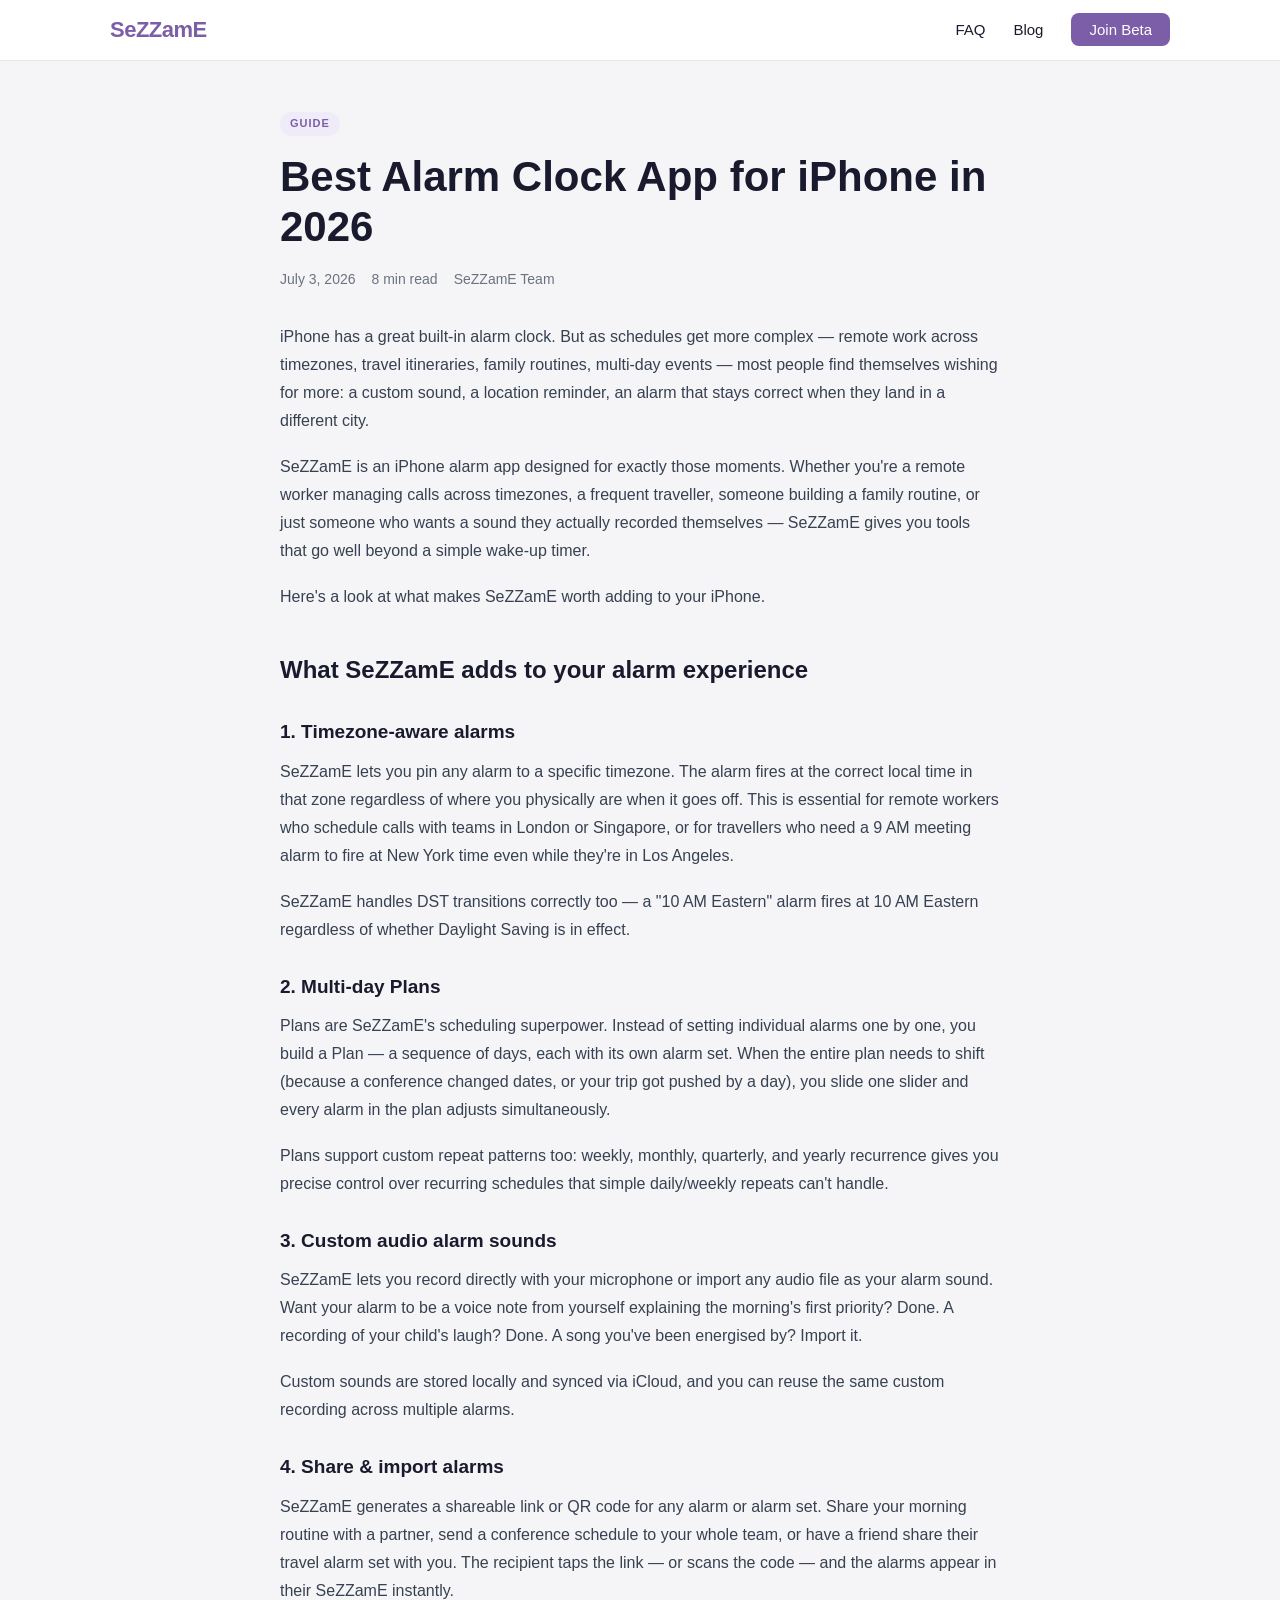
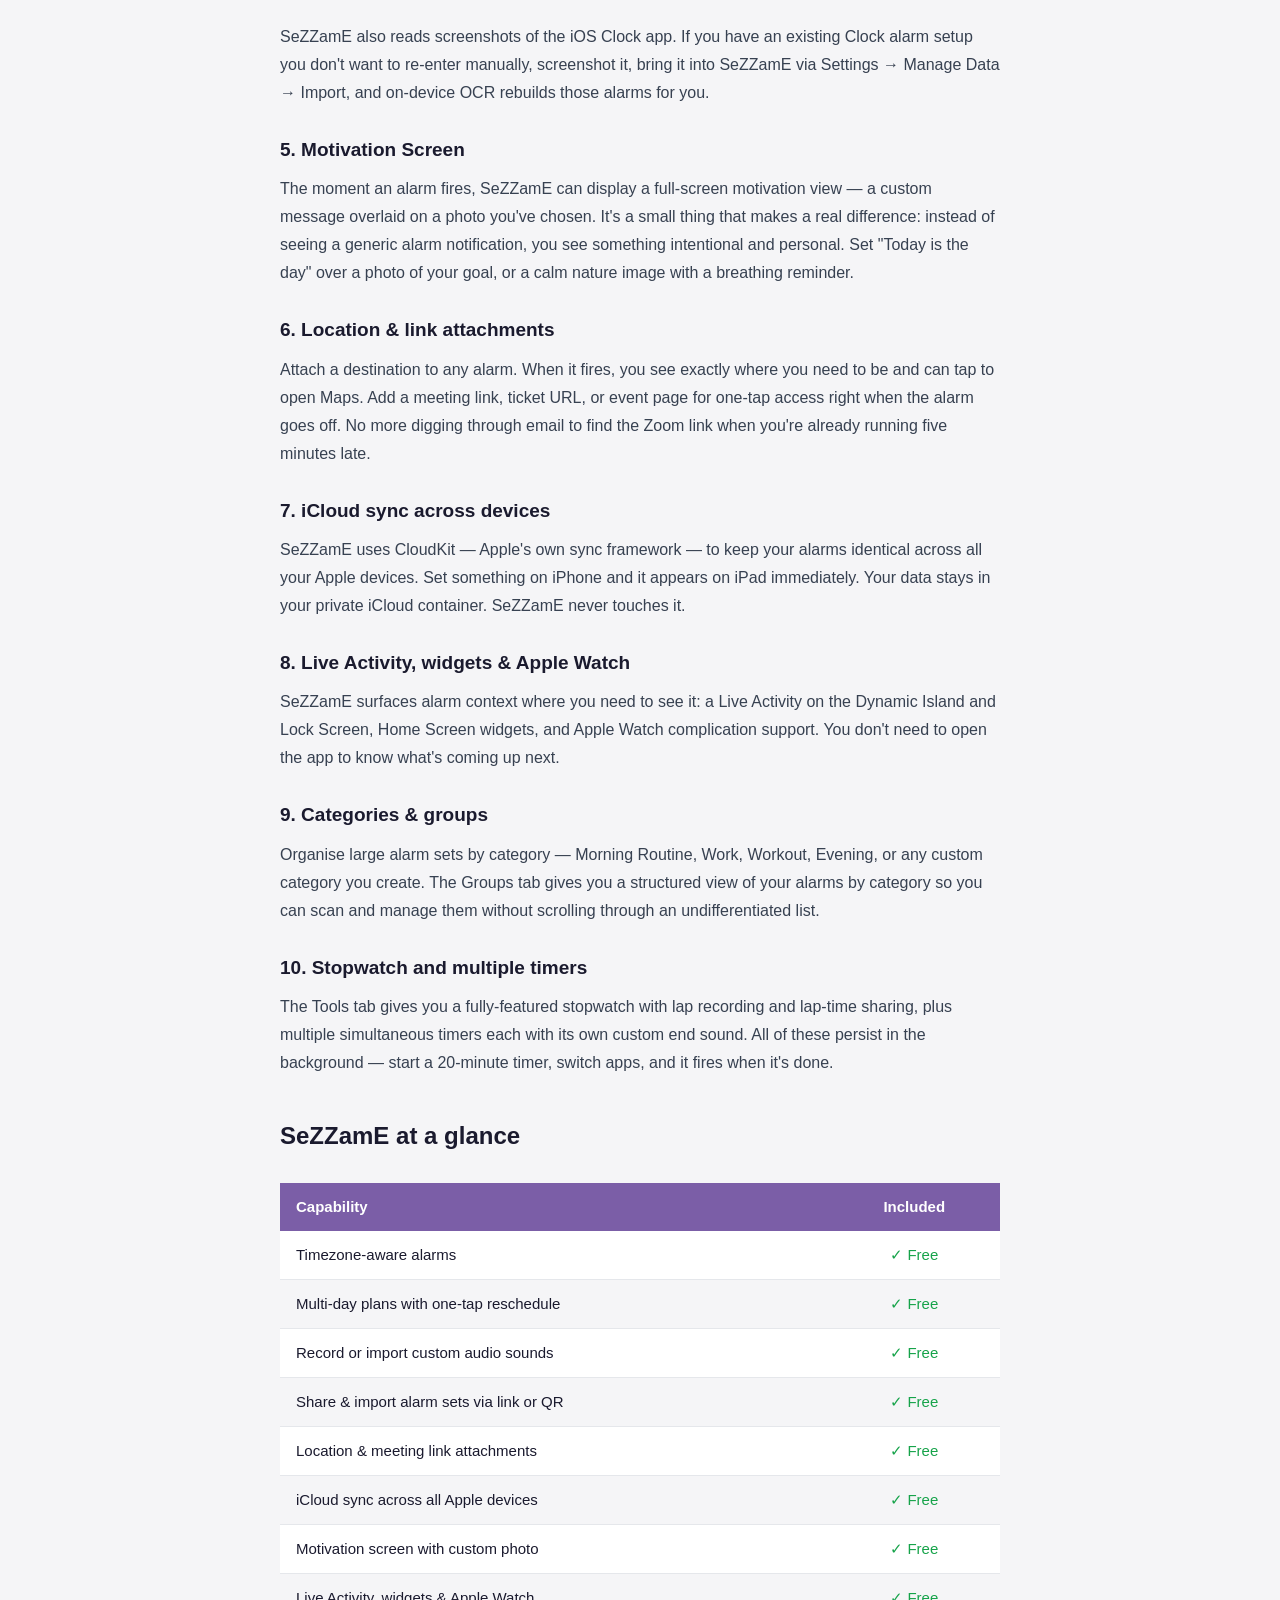
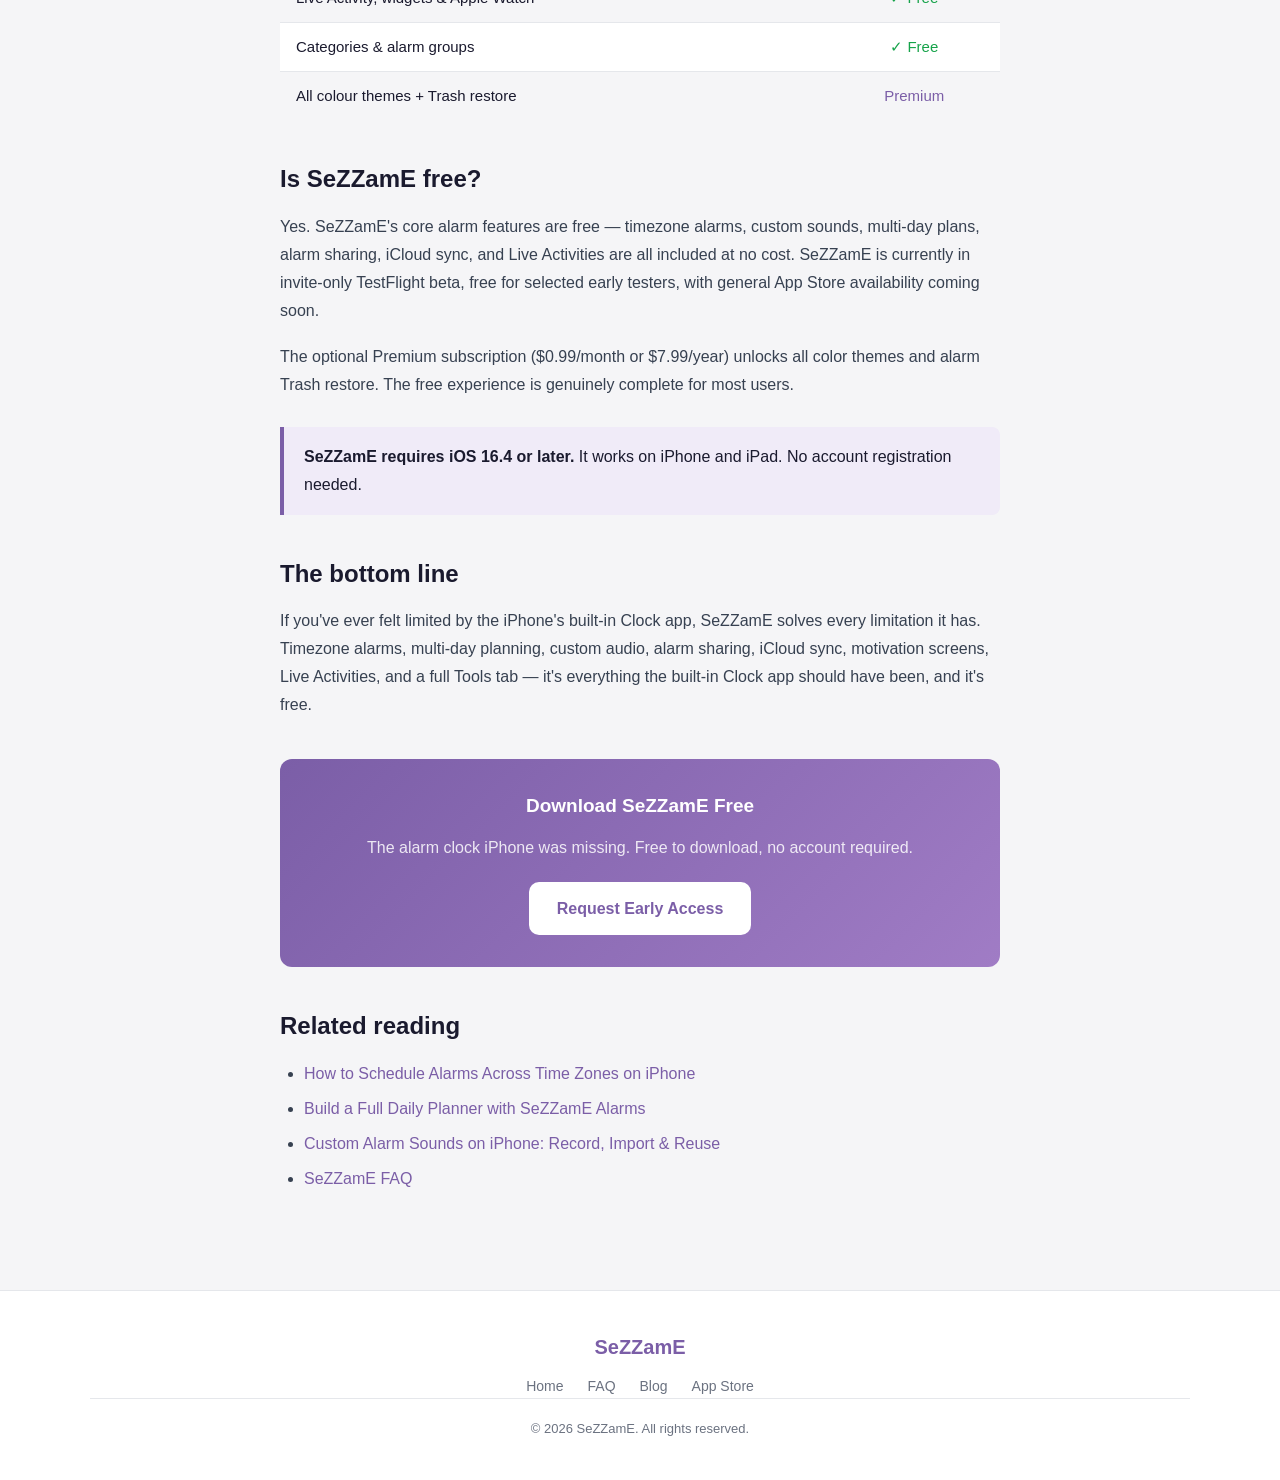
<file: blog/best-alarm-app-iphone.html>
<!DOCTYPE html>
<html lang="en">
<head>
  <meta charset="UTF-8">
  <meta name="viewport" content="width=device-width, initial-scale=1.0">
  <title>Best Alarm Clock App for iPhone in 2026 – SeZZamE Review &amp; Guide</title>
  <meta name="description" content="Looking for the best alarm clock app for iPhone? SeZZamE goes far beyond the built-in Clock app with custom sounds, timezone alarms, multi-day plans, iCloud sync, and Live Activity. Here's everything it can do.">
  <link rel="canonical" href="https://sezzame.app/blog/best-alarm-app-iphone.html">

  <meta property="og:title" content="Best Alarm Clock App for iPhone in 2026 – SeZZamE">
  <meta property="og:description" content="SeZZamE goes far beyond the built-in Clock app. Custom sounds, timezone alarms, plans, iCloud sync — here's why it's the best alarm app for iPhone.">
  <meta property="og:type" content="article">
  <meta property="og:url" content="https://sezzame.app/blog/best-alarm-app-iphone.html">

  <script type="application/ld+json">
  {
    "@context": "https://schema.org",
    "@type": "BlogPosting",
    "headline": "Best Alarm Clock App for iPhone in 2026 – SeZZamE Review and Guide",
    "description": "SeZZamE is the best alarm clock app for iPhone with custom sounds, timezone alarms, multi-day plans, iCloud sync, and Live Activity support.",
    "datePublished": "2026-07-03",
    "dateModified": "2026-07-03",
    "author": { "@type": "Organization", "name": "SeZZamE" },
    "publisher": { "@type": "Organization", "name": "SeZZamE", "url": "https://sezzame.app" },
    "url": "https://sezzame.app/blog/best-alarm-app-iphone.html",
    "mainEntityOfPage": "https://sezzame.app/blog/best-alarm-app-iphone.html"
  }
  </script>

  <link rel="stylesheet" href="../style.css">
</head>
<body>

<nav>
  <div class="nav-inner">
    <a class="nav-logo" href="../">SeZZamE</a>
    <ul class="nav-links">
      <li><a href="../faq.html">FAQ</a></li>
      <li><a href="./">Blog</a></li>
      <li><a class="nav-cta" href="mailto:hello@sezzame.app">Join Beta</a><!-- TODO: replace with TestFlight link --></li>
    </ul>
  </div>
</nav>

<article class="prose">
  <span class="post-tag">Guide</span>
  <h1>Best Alarm Clock App for iPhone in 2026</h1>
  <div class="post-meta">
    <span>July 3, 2026</span>
    <span>8 min read</span>
    <span>SeZZamE Team</span>
  </div>

  <p>iPhone has a great built-in alarm clock. But as schedules get more complex — remote work across timezones, travel itineraries, family routines, multi-day events — most people find themselves wishing for more: a custom sound, a location reminder, an alarm that stays correct when they land in a different city.</p>

  <p>SeZZamE is an iPhone alarm app designed for exactly those moments. Whether you're a remote worker managing calls across timezones, a frequent traveller, someone building a family routine, or just someone who wants a sound they actually recorded themselves — SeZZamE gives you tools that go well beyond a simple wake-up timer.</p>

  <p>Here's a look at what makes SeZZamE worth adding to your iPhone.</p>

  <h2>What SeZZamE adds to your alarm experience</h2>

  <h3>1. Timezone-aware alarms</h3>

  <p>SeZZamE lets you pin any alarm to a specific timezone. The alarm fires at the correct local time in that zone regardless of where you physically are when it goes off. This is essential for remote workers who schedule calls with teams in London or Singapore, or for travellers who need a 9 AM meeting alarm to fire at New York time even while they're in Los Angeles.</p>

  <p>SeZZamE handles DST transitions correctly too — a "10 AM Eastern" alarm fires at 10 AM Eastern regardless of whether Daylight Saving is in effect.</p>

  <h3>2. Multi-day Plans</h3>

  <p>Plans are SeZZamE's scheduling superpower. Instead of setting individual alarms one by one, you build a Plan — a sequence of days, each with its own alarm set. When the entire plan needs to shift (because a conference changed dates, or your trip got pushed by a day), you slide one slider and every alarm in the plan adjusts simultaneously.</p>

  <p>Plans support custom repeat patterns too: weekly, monthly, quarterly, and yearly recurrence gives you precise control over recurring schedules that simple daily/weekly repeats can't handle.</p>

  <h3>3. Custom audio alarm sounds</h3>

  <p>SeZZamE lets you record directly with your microphone or import any audio file as your alarm sound. Want your alarm to be a voice note from yourself explaining the morning's first priority? Done. A recording of your child's laugh? Done. A song you've been energised by? Import it.</p>

  <p>Custom sounds are stored locally and synced via iCloud, and you can reuse the same custom recording across multiple alarms.</p>

  <h3>4. Share &amp; import alarms</h3>

  <p>SeZZamE generates a shareable link or QR code for any alarm or alarm set. Share your morning routine with a partner, send a conference schedule to your whole team, or have a friend share their travel alarm set with you. The recipient taps the link — or scans the code — and the alarms appear in their SeZZamE instantly.</p>

  <p>SeZZamE also reads screenshots of the iOS Clock app. If you have an existing Clock alarm setup you don't want to re-enter manually, screenshot it, bring it into SeZZamE via Settings → Manage Data → Import, and on-device OCR rebuilds those alarms for you.</p>

  <h3>5. Motivation Screen</h3>

  <p>The moment an alarm fires, SeZZamE can display a full-screen motivation view — a custom message overlaid on a photo you've chosen. It's a small thing that makes a real difference: instead of seeing a generic alarm notification, you see something intentional and personal. Set "Today is the day" over a photo of your goal, or a calm nature image with a breathing reminder.</p>

  <h3>6. Location &amp; link attachments</h3>

  <p>Attach a destination to any alarm. When it fires, you see exactly where you need to be and can tap to open Maps. Add a meeting link, ticket URL, or event page for one-tap access right when the alarm goes off. No more digging through email to find the Zoom link when you're already running five minutes late.</p>

  <h3>7. iCloud sync across devices</h3>

  <p>SeZZamE uses CloudKit — Apple's own sync framework — to keep your alarms identical across all your Apple devices. Set something on iPhone and it appears on iPad immediately. Your data stays in your private iCloud container. SeZZamE never touches it.</p>

  <h3>8. Live Activity, widgets &amp; Apple Watch</h3>

  <p>SeZZamE surfaces alarm context where you need to see it: a Live Activity on the Dynamic Island and Lock Screen, Home Screen widgets, and Apple Watch complication support. You don't need to open the app to know what's coming up next.</p>

  <h3>9. Categories &amp; groups</h3>

  <p>Organise large alarm sets by category — Morning Routine, Work, Workout, Evening, or any custom category you create. The Groups tab gives you a structured view of your alarms by category so you can scan and manage them without scrolling through an undifferentiated list.</p>

  <h3>10. Stopwatch and multiple timers</h3>

  <p>The Tools tab gives you a fully-featured stopwatch with lap recording and lap-time sharing, plus multiple simultaneous timers each with its own custom end sound. All of these persist in the background — start a 20-minute timer, switch apps, and it fires when it's done.</p>

  <h2>SeZZamE at a glance</h2>

  <div style="overflow-x: auto; margin: 28px 0;">
    <table style="width: 100%; border-collapse: collapse; font-size: 15px;">
      <thead>
        <tr style="background: var(--purple); color: #fff;">
          <th style="padding: 12px 16px; text-align: left;">Capability</th>
          <th style="padding: 12px 16px; text-align: center;">Included</th>
        </tr>
      </thead>
      <tbody>
        <tr style="background: #fff; border-bottom: 1px solid var(--border);">
          <td style="padding: 12px 16px;">Timezone-aware alarms</td>
          <td style="padding: 12px 16px; text-align: center; color: #16a34a;">✓ Free</td>
        </tr>
        <tr style="background: var(--bg); border-bottom: 1px solid var(--border);">
          <td style="padding: 12px 16px;">Multi-day plans with one-tap reschedule</td>
          <td style="padding: 12px 16px; text-align: center; color: #16a34a;">✓ Free</td>
        </tr>
        <tr style="background: #fff; border-bottom: 1px solid var(--border);">
          <td style="padding: 12px 16px;">Record or import custom audio sounds</td>
          <td style="padding: 12px 16px; text-align: center; color: #16a34a;">✓ Free</td>
        </tr>
        <tr style="background: var(--bg); border-bottom: 1px solid var(--border);">
          <td style="padding: 12px 16px;">Share &amp; import alarm sets via link or QR</td>
          <td style="padding: 12px 16px; text-align: center; color: #16a34a;">✓ Free</td>
        </tr>
        <tr style="background: #fff; border-bottom: 1px solid var(--border);">
          <td style="padding: 12px 16px;">Location &amp; meeting link attachments</td>
          <td style="padding: 12px 16px; text-align: center; color: #16a34a;">✓ Free</td>
        </tr>
        <tr style="background: var(--bg); border-bottom: 1px solid var(--border);">
          <td style="padding: 12px 16px;">iCloud sync across all Apple devices</td>
          <td style="padding: 12px 16px; text-align: center; color: #16a34a;">✓ Free</td>
        </tr>
        <tr style="background: #fff; border-bottom: 1px solid var(--border);">
          <td style="padding: 12px 16px;">Motivation screen with custom photo</td>
          <td style="padding: 12px 16px; text-align: center; color: #16a34a;">✓ Free</td>
        </tr>
        <tr style="background: var(--bg); border-bottom: 1px solid var(--border);">
          <td style="padding: 12px 16px;">Live Activity, widgets &amp; Apple Watch</td>
          <td style="padding: 12px 16px; text-align: center; color: #16a34a;">✓ Free</td>
        </tr>
        <tr style="background: #fff; border-bottom: 1px solid var(--border);">
          <td style="padding: 12px 16px;">Categories &amp; alarm groups</td>
          <td style="padding: 12px 16px; text-align: center; color: #16a34a;">✓ Free</td>
        </tr>
        <tr style="background: var(--bg);">
          <td style="padding: 12px 16px;">All colour themes + Trash restore</td>
          <td style="padding: 12px 16px; text-align: center; color: var(--purple);">Premium</td>
        </tr>
      </tbody>
    </table>
  </div>

  <h2>Is SeZZamE free?</h2>

  <p>Yes. SeZZamE's core alarm features are free — timezone alarms, custom sounds, multi-day plans, alarm sharing, iCloud sync, and Live Activities are all included at no cost. SeZZamE is currently in invite-only TestFlight beta, free for selected early testers, with general App Store availability coming soon.</p>

  <p>The optional Premium subscription ($0.99/month or $7.99/year) unlocks all color themes and alarm Trash restore. The free experience is genuinely complete for most users.</p>

  <div class="callout">
    <p><strong>SeZZamE requires iOS 16.4 or later.</strong> It works on iPhone and iPad. No account registration needed.</p>
  </div>

  <h2>The bottom line</h2>

  <p>If you've ever felt limited by the iPhone's built-in Clock app, SeZZamE solves every limitation it has. Timezone alarms, multi-day planning, custom audio, alarm sharing, iCloud sync, motivation screens, Live Activities, and a full Tools tab — it's everything the built-in Clock app should have been, and it's free.</p>

  <div class="cta-box">
    <h3>Download SeZZamE Free</h3>
    <p>The alarm clock iPhone was missing. Free to download, no account required.</p>
    <a href="https://apps.apple.com/app/sezzame" class="btn-primary" style="display: inline-block; background: #fff; color: var(--purple);">Request Early Access</a>
  </div>

  <h2>Related reading</h2>
  <ul>
    <li><a href="timezone-alarms-iphone.html">How to Schedule Alarms Across Time Zones on iPhone</a></li>
    <li><a href="alarm-planner-guide.html">Build a Full Daily Planner with SeZZamE Alarms</a></li>
    <li><a href="custom-alarm-sounds-iphone.html">Custom Alarm Sounds on iPhone: Record, Import &amp; Reuse</a></li>
    <li><a href="../faq.html">SeZZamE FAQ</a></li>
  </ul>

</article>

<footer>
  <div class="footer-inner">
    <div class="footer-logo">SeZZamE</div>
    <nav class="footer-links">
      <a href="../">Home</a>
      <a href="../faq.html">FAQ</a>
      <a href="./">Blog</a>
      <a href="https://apps.apple.com/app/sezzame">App Store</a>
    </nav>
    <p class="footer-copy">&copy; 2026 SeZZamE. All rights reserved.</p>
  </div>
</footer>

</body>
</html>
</file>
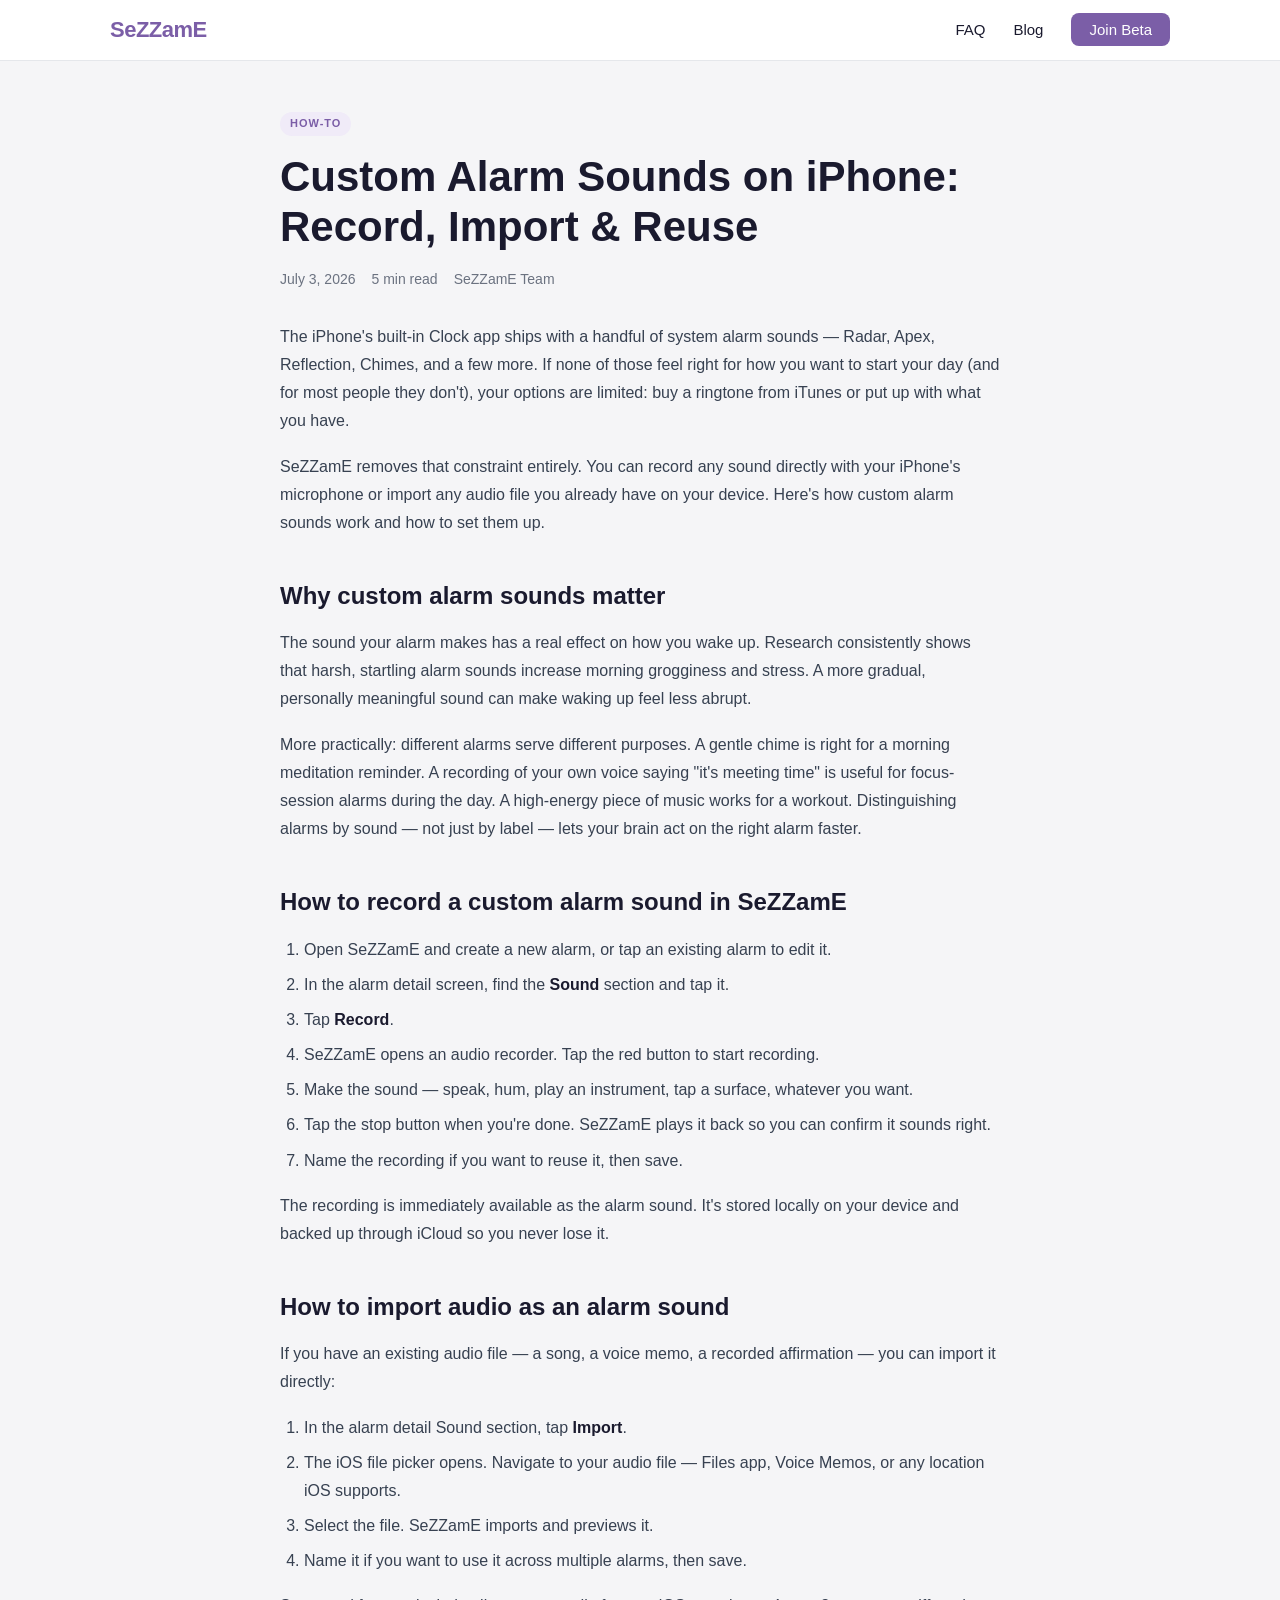
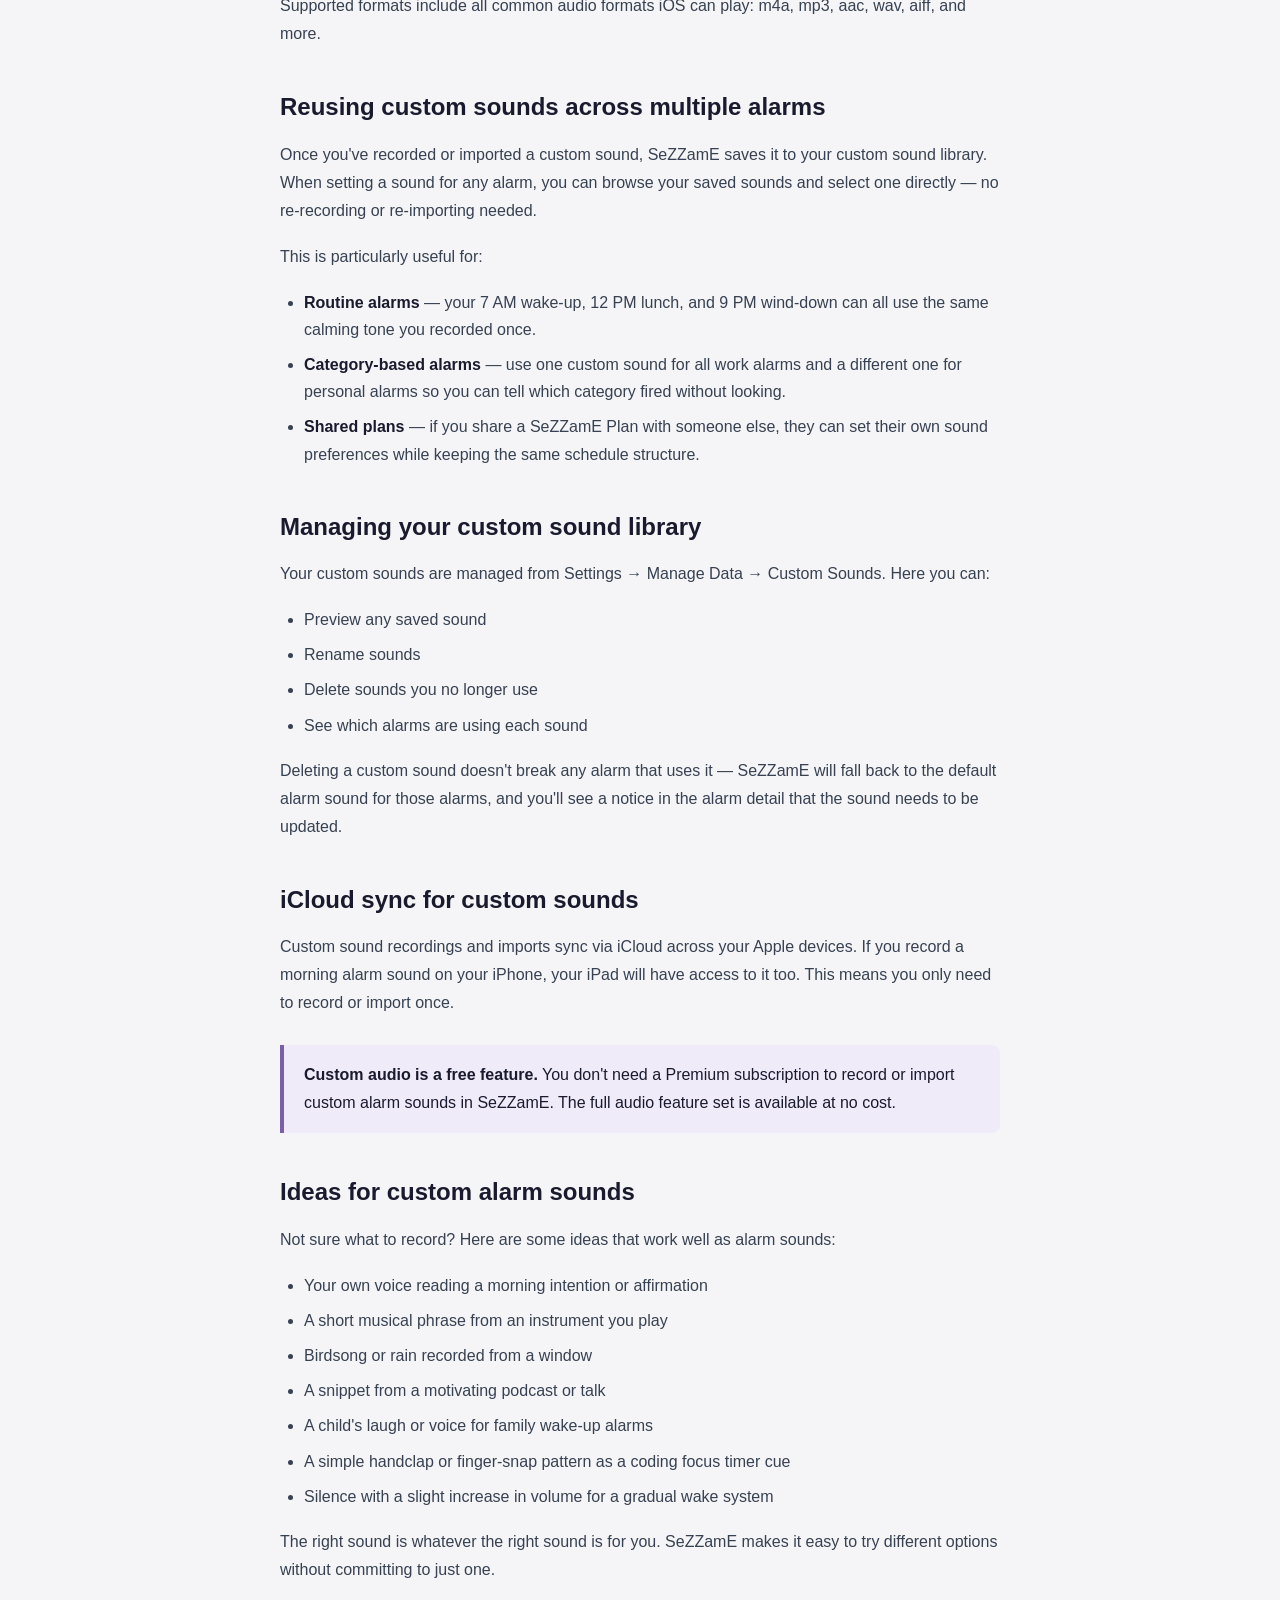
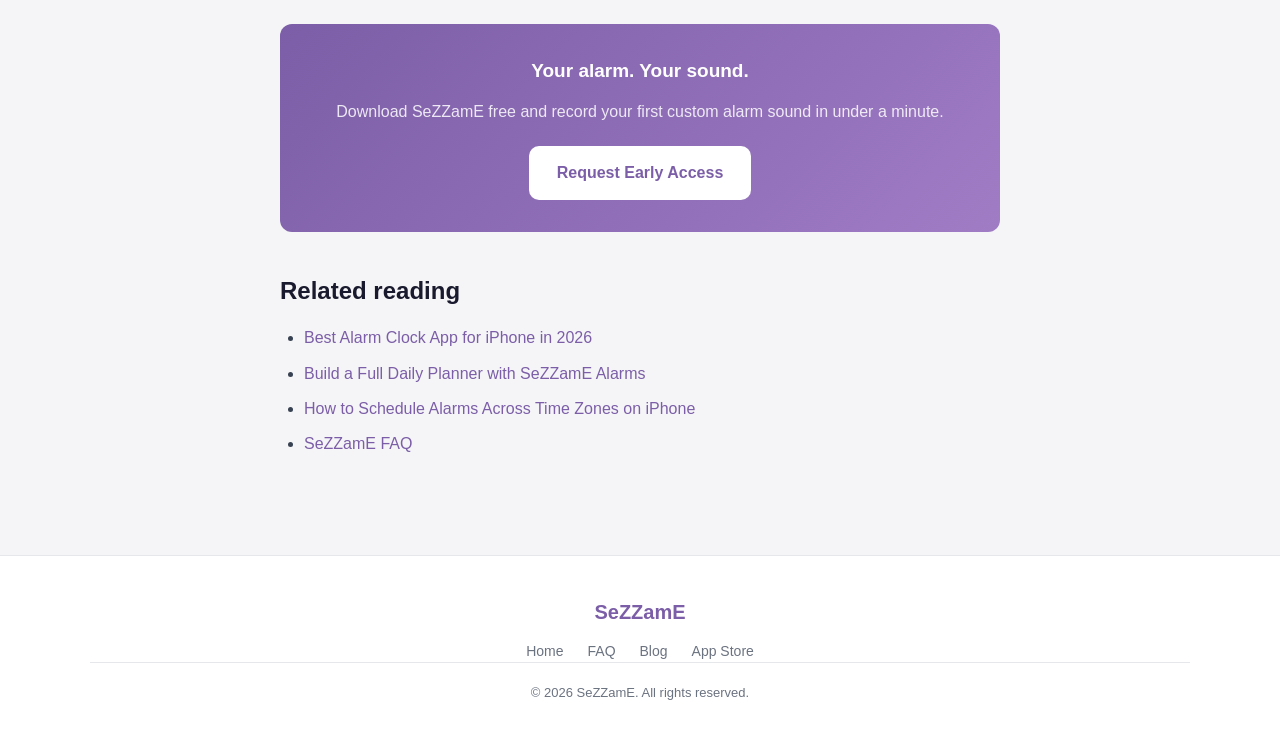
<file: blog/custom-alarm-sounds-iphone.html>
<!DOCTYPE html>
<html lang="en">
<head>
  <meta charset="UTF-8">
  <meta name="viewport" content="width=device-width, initial-scale=1.0">
  <title>Custom Alarm Sounds on iPhone – Record, Import &amp; Reuse with SeZZamE</title>
  <meta name="description" content="Tired of the same system alarm sounds on iPhone? SeZZamE lets you record any sound with your microphone or import audio files as alarm sounds. Here's how to set up custom alarm audio on iPhone.">
  <link rel="canonical" href="https://sezzame.app/blog/custom-alarm-sounds-iphone.html">

  <meta property="og:title" content="Custom Alarm Sounds on iPhone – Record, Import &amp; Reuse">
  <meta property="og:description" content="SeZZamE lets you record or import any audio as an iPhone alarm sound. No more Radar, Apex, or Reflection.">
  <meta property="og:type" content="article">
  <meta property="og:url" content="https://sezzame.app/blog/custom-alarm-sounds-iphone.html">

  <script type="application/ld+json">
  {
    "@context": "https://schema.org",
    "@type": "BlogPosting",
    "headline": "Custom Alarm Sounds on iPhone – Record, Import and Reuse with SeZZamE",
    "description": "How to use custom audio as an alarm sound on iPhone using SeZZamE — record with microphone or import any audio file.",
    "datePublished": "2026-07-03",
    "dateModified": "2026-07-03",
    "author": { "@type": "Organization", "name": "SeZZamE" },
    "publisher": { "@type": "Organization", "name": "SeZZamE", "url": "https://sezzame.app" },
    "url": "https://sezzame.app/blog/custom-alarm-sounds-iphone.html"
  }
  </script>

  <link rel="stylesheet" href="../style.css">
</head>
<body>

<nav>
  <div class="nav-inner">
    <a class="nav-logo" href="../">SeZZamE</a>
    <ul class="nav-links">
      <li><a href="../faq.html">FAQ</a></li>
      <li><a href="./">Blog</a></li>
      <li><a class="nav-cta" href="mailto:hello@sezzame.app">Join Beta</a><!-- TODO: replace with TestFlight link --></li>
    </ul>
  </div>
</nav>

<article class="prose">
  <span class="post-tag">How-To</span>
  <h1>Custom Alarm Sounds on iPhone: Record, Import &amp; Reuse</h1>
  <div class="post-meta">
    <span>July 3, 2026</span>
    <span>5 min read</span>
    <span>SeZZamE Team</span>
  </div>

  <p>The iPhone's built-in Clock app ships with a handful of system alarm sounds — Radar, Apex, Reflection, Chimes, and a few more. If none of those feel right for how you want to start your day (and for most people they don't), your options are limited: buy a ringtone from iTunes or put up with what you have.</p>

  <p>SeZZamE removes that constraint entirely. You can record any sound directly with your iPhone's microphone or import any audio file you already have on your device. Here's how custom alarm sounds work and how to set them up.</p>

  <h2>Why custom alarm sounds matter</h2>

  <p>The sound your alarm makes has a real effect on how you wake up. Research consistently shows that harsh, startling alarm sounds increase morning grogginess and stress. A more gradual, personally meaningful sound can make waking up feel less abrupt.</p>

  <p>More practically: different alarms serve different purposes. A gentle chime is right for a morning meditation reminder. A recording of your own voice saying "it's meeting time" is useful for focus-session alarms during the day. A high-energy piece of music works for a workout. Distinguishing alarms by sound — not just by label — lets your brain act on the right alarm faster.</p>

  <h2>How to record a custom alarm sound in SeZZamE</h2>

  <ol>
    <li>Open SeZZamE and create a new alarm, or tap an existing alarm to edit it.</li>
    <li>In the alarm detail screen, find the <strong>Sound</strong> section and tap it.</li>
    <li>Tap <strong>Record</strong>.</li>
    <li>SeZZamE opens an audio recorder. Tap the red button to start recording.</li>
    <li>Make the sound — speak, hum, play an instrument, tap a surface, whatever you want.</li>
    <li>Tap the stop button when you're done. SeZZamE plays it back so you can confirm it sounds right.</li>
    <li>Name the recording if you want to reuse it, then save.</li>
  </ol>

  <p>The recording is immediately available as the alarm sound. It's stored locally on your device and backed up through iCloud so you never lose it.</p>

  <h2>How to import audio as an alarm sound</h2>

  <p>If you have an existing audio file — a song, a voice memo, a recorded affirmation — you can import it directly:</p>

  <ol>
    <li>In the alarm detail Sound section, tap <strong>Import</strong>.</li>
    <li>The iOS file picker opens. Navigate to your audio file — Files app, Voice Memos, or any location iOS supports.</li>
    <li>Select the file. SeZZamE imports and previews it.</li>
    <li>Name it if you want to use it across multiple alarms, then save.</li>
  </ol>

  <p>Supported formats include all common audio formats iOS can play: m4a, mp3, aac, wav, aiff, and more.</p>

  <h2>Reusing custom sounds across multiple alarms</h2>

  <p>Once you've recorded or imported a custom sound, SeZZamE saves it to your custom sound library. When setting a sound for any alarm, you can browse your saved sounds and select one directly — no re-recording or re-importing needed.</p>

  <p>This is particularly useful for:</p>

  <ul>
    <li><strong>Routine alarms</strong> — your 7 AM wake-up, 12 PM lunch, and 9 PM wind-down can all use the same calming tone you recorded once.</li>
    <li><strong>Category-based alarms</strong> — use one custom sound for all work alarms and a different one for personal alarms so you can tell which category fired without looking.</li>
    <li><strong>Shared plans</strong> — if you share a SeZZamE Plan with someone else, they can set their own sound preferences while keeping the same schedule structure.</li>
  </ul>

  <h2>Managing your custom sound library</h2>

  <p>Your custom sounds are managed from Settings → Manage Data → Custom Sounds. Here you can:</p>

  <ul>
    <li>Preview any saved sound</li>
    <li>Rename sounds</li>
    <li>Delete sounds you no longer use</li>
    <li>See which alarms are using each sound</li>
  </ul>

  <p>Deleting a custom sound doesn't break any alarm that uses it — SeZZamE will fall back to the default alarm sound for those alarms, and you'll see a notice in the alarm detail that the sound needs to be updated.</p>

  <h2>iCloud sync for custom sounds</h2>

  <p>Custom sound recordings and imports sync via iCloud across your Apple devices. If you record a morning alarm sound on your iPhone, your iPad will have access to it too. This means you only need to record or import once.</p>

  <div class="callout">
    <p><strong>Custom audio is a free feature.</strong> You don't need a Premium subscription to record or import custom alarm sounds in SeZZamE. The full audio feature set is available at no cost.</p>
  </div>

  <h2>Ideas for custom alarm sounds</h2>

  <p>Not sure what to record? Here are some ideas that work well as alarm sounds:</p>

  <ul>
    <li>Your own voice reading a morning intention or affirmation</li>
    <li>A short musical phrase from an instrument you play</li>
    <li>Birdsong or rain recorded from a window</li>
    <li>A snippet from a motivating podcast or talk</li>
    <li>A child's laugh or voice for family wake-up alarms</li>
    <li>A simple handclap or finger-snap pattern as a coding focus timer cue</li>
    <li>Silence with a slight increase in volume for a gradual wake system</li>
  </ul>

  <p>The right sound is whatever the right sound is for you. SeZZamE makes it easy to try different options without committing to just one.</p>

  <div class="cta-box">
    <h3>Your alarm. Your sound.</h3>
    <p>Download SeZZamE free and record your first custom alarm sound in under a minute.</p>
    <a href="mailto:hello@sezzame.app" class="btn-primary" style="display: inline-block; background: #fff; color: var(--purple);">Request Early Access</a>
  </div>

  <h2>Related reading</h2>
  <ul>
    <li><a href="best-alarm-app-iphone.html">Best Alarm Clock App for iPhone in 2026</a></li>
    <li><a href="alarm-planner-guide.html">Build a Full Daily Planner with SeZZamE Alarms</a></li>
    <li><a href="timezone-alarms-iphone.html">How to Schedule Alarms Across Time Zones on iPhone</a></li>
    <li><a href="../faq.html">SeZZamE FAQ</a></li>
  </ul>

</article>

<footer>
  <div class="footer-inner">
    <div class="footer-logo">SeZZamE</div>
    <nav class="footer-links">
      <a href="../">Home</a>
      <a href="../faq.html">FAQ</a>
      <a href="./">Blog</a>
      <a href="https://apps.apple.com/app/sezzame">App Store</a>
    </nav>
    <p class="footer-copy">&copy; 2026 SeZZamE. All rights reserved.</p>
  </div>
</footer>

</body>
</html>
</file>
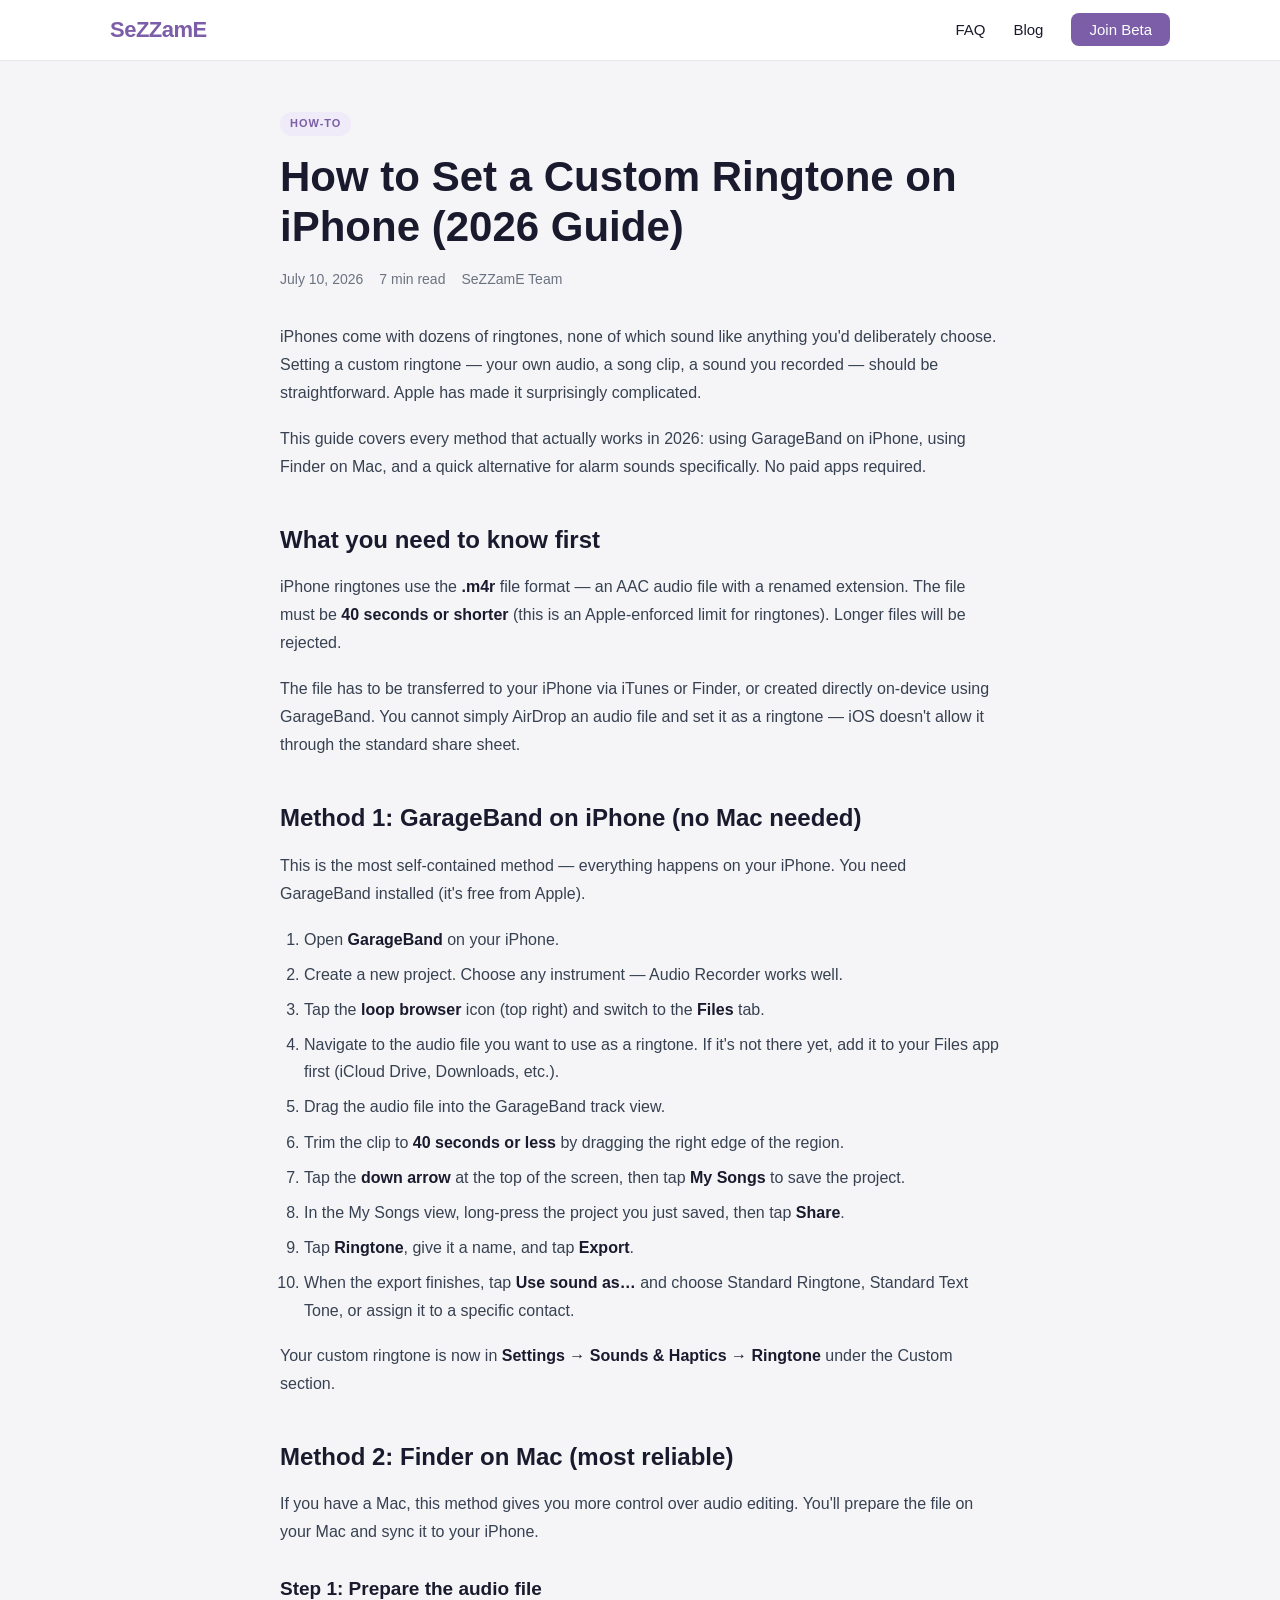
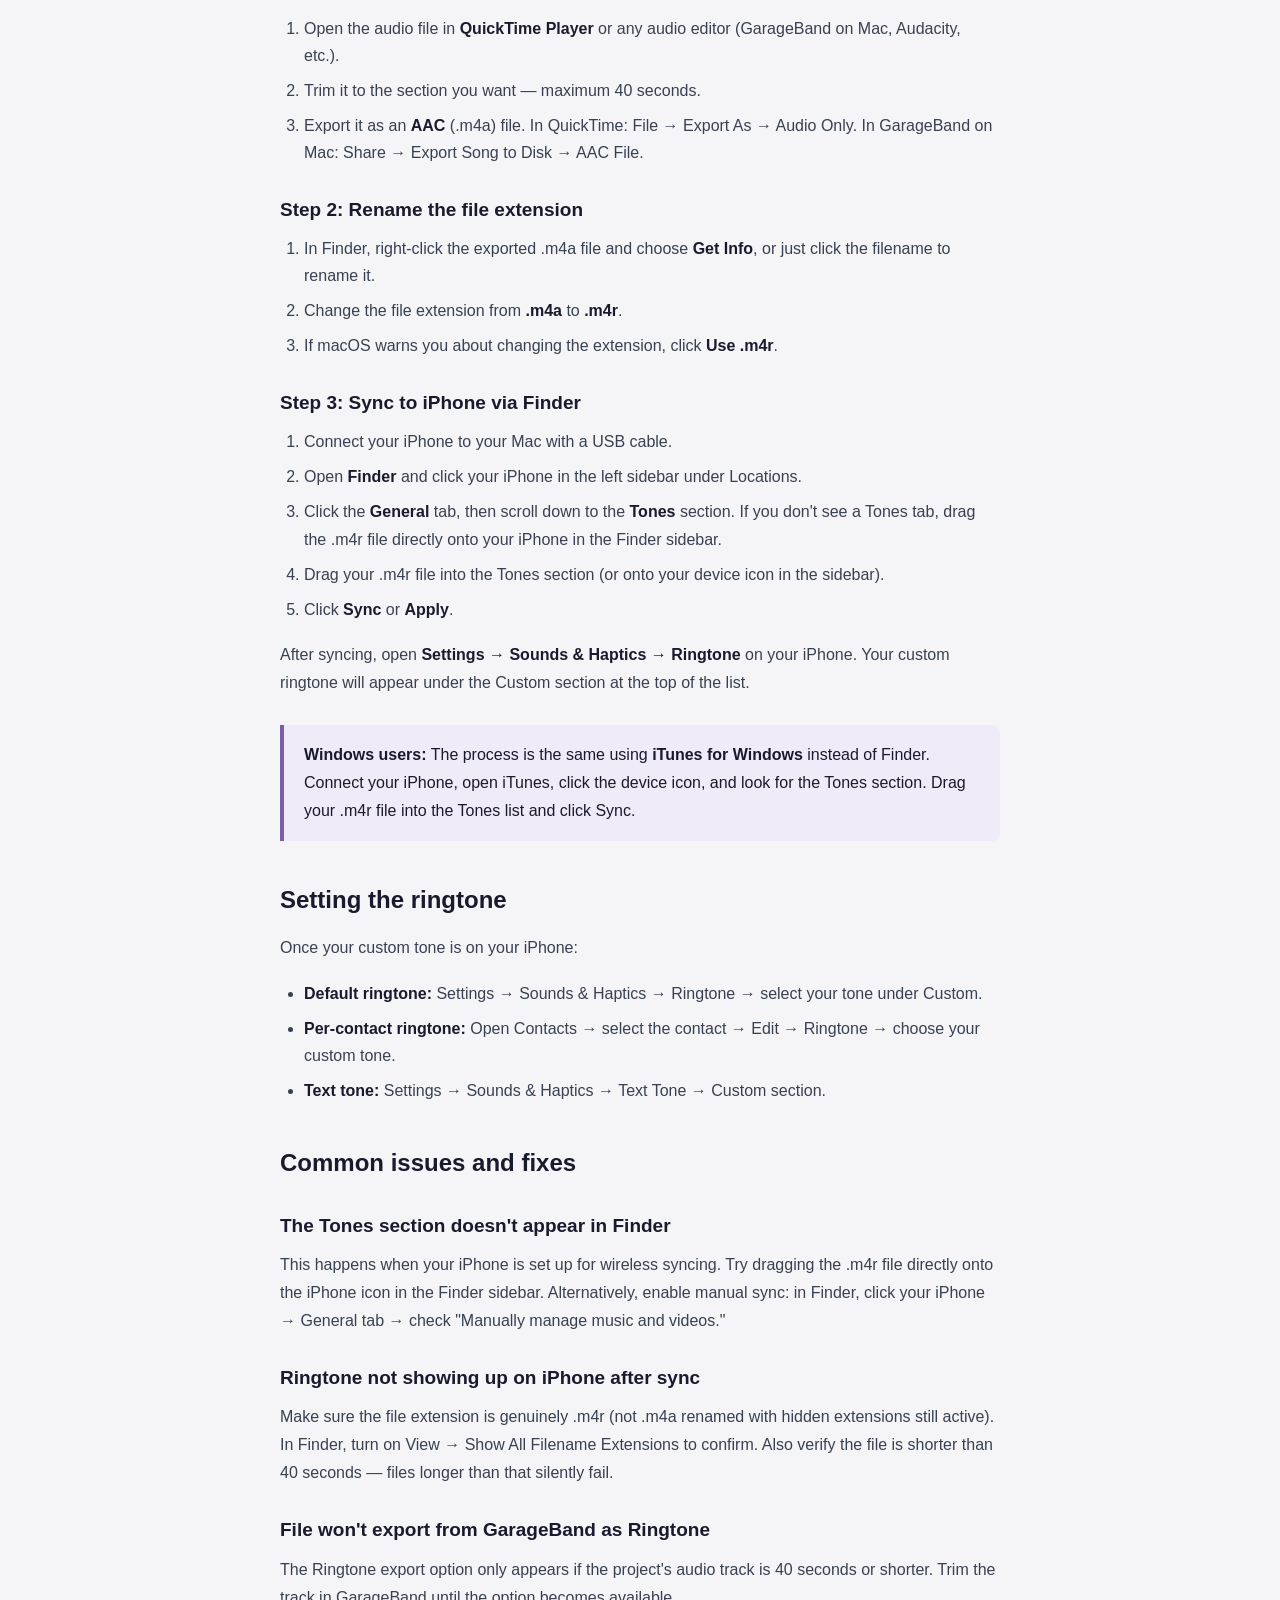
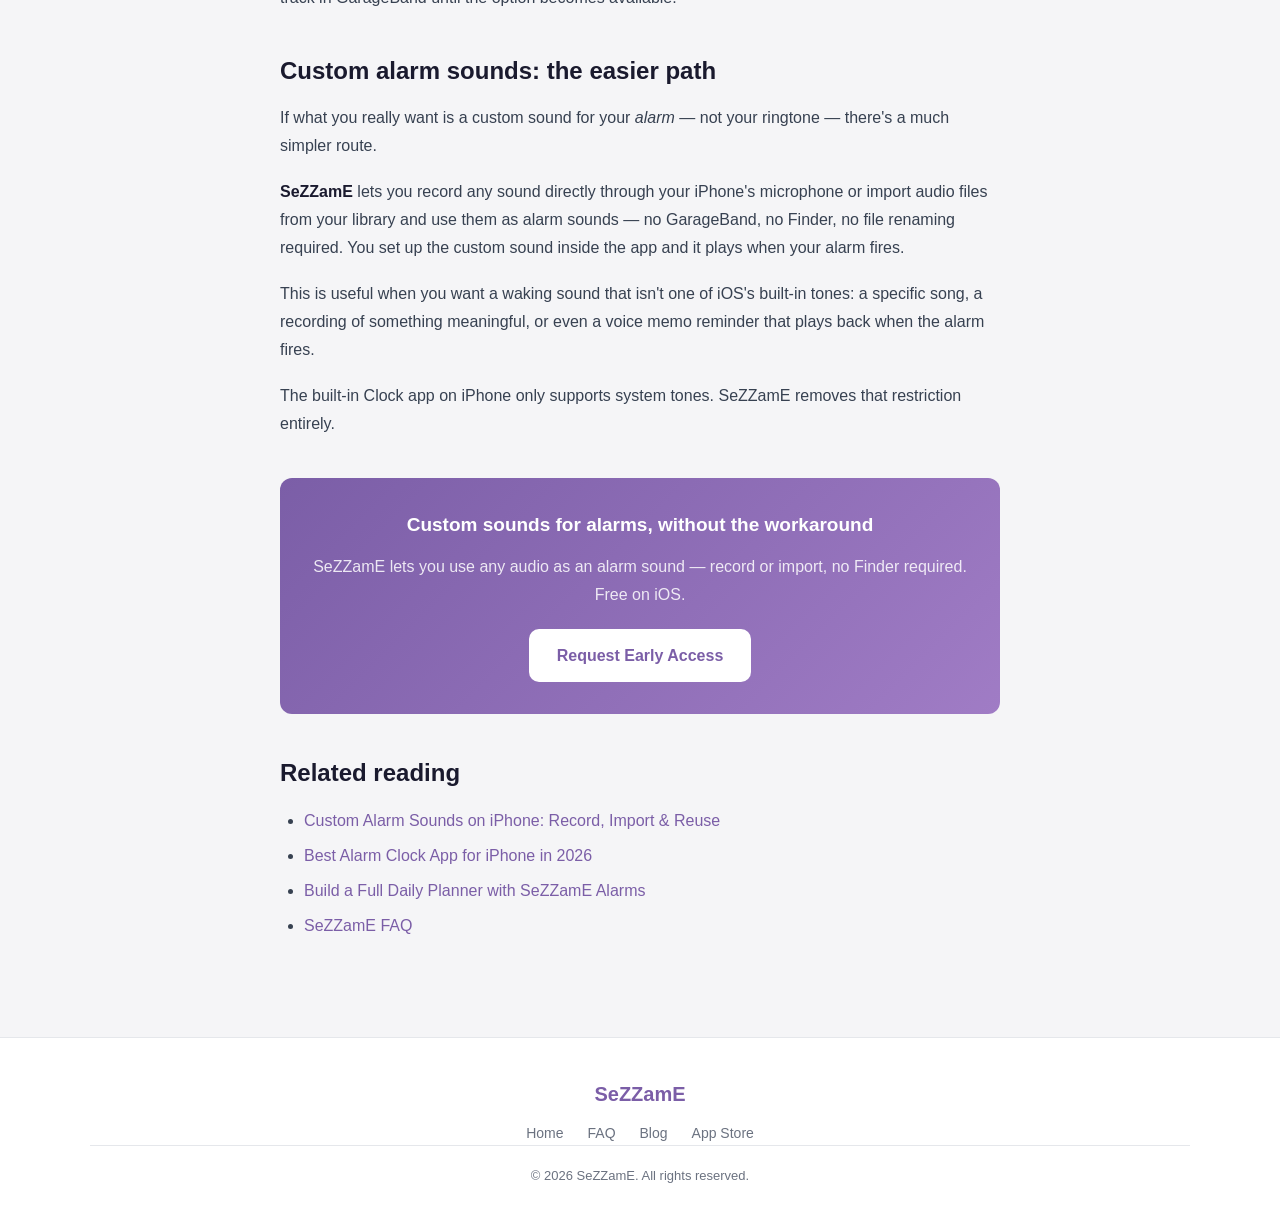
<file: blog/custom-ringtone-iphone.html>
<!DOCTYPE html>
<html lang="en">
<head>
  <meta charset="UTF-8">
  <meta name="viewport" content="width=device-width, initial-scale=1.0">
  <title>How to Set a Custom Ringtone on iPhone (2026 Guide) – SeZZamE</title>
  <meta name="description" content="Apple makes setting a custom ringtone on iPhone harder than it should be. This step-by-step guide covers every method that actually works in 2026 — GarageBand, Finder, and third-party options.">
  <link rel="canonical" href="https://sezzame.app/blog/custom-ringtone-iphone.html">

  <meta property="og:title" content="How to Set a Custom Ringtone on iPhone (2026 Guide)">
  <meta property="og:description" content="Step-by-step guide to setting a custom ringtone on iPhone in 2026 — GarageBand method, Finder method, and the easiest workaround.">
  <meta property="og:type" content="article">
  <meta property="og:url" content="https://sezzame.app/blog/custom-ringtone-iphone.html">

  <script type="application/ld+json">
  {
    "@context": "https://schema.org",
    "@type": "BlogPosting",
    "headline": "How to Set a Custom Ringtone on iPhone (2026 Guide)",
    "description": "Step-by-step guide to setting a custom ringtone on iPhone using GarageBand, Finder, and third-party apps.",
    "datePublished": "2026-07-10",
    "dateModified": "2026-07-10",
    "author": { "@type": "Organization", "name": "SeZZamE" },
    "publisher": { "@type": "Organization", "name": "SeZZamE", "url": "https://sezzame.app" },
    "url": "https://sezzame.app/blog/custom-ringtone-iphone.html"
  }
  </script>

  <link rel="stylesheet" href="../style.css">
</head>
<body>

<nav>
  <div class="nav-inner">
    <a class="nav-logo" href="../">SeZZamE</a>
    <ul class="nav-links">
      <li><a href="../faq.html">FAQ</a></li>
      <li><a href="./">Blog</a></li>
      <li><a class="nav-cta" href="mailto:hello@sezzame.app">Join Beta</a></li>
    </ul>
  </div>
</nav>

<article class="prose">
  <span class="post-tag">How-To</span>
  <h1>How to Set a Custom Ringtone on iPhone (2026 Guide)</h1>
  <div class="post-meta">
    <span>July 10, 2026</span>
    <span>7 min read</span>
    <span>SeZZamE Team</span>
  </div>

  <p>iPhones come with dozens of ringtones, none of which sound like anything you'd deliberately choose. Setting a custom ringtone — your own audio, a song clip, a sound you recorded — should be straightforward. Apple has made it surprisingly complicated.</p>

  <p>This guide covers every method that actually works in 2026: using GarageBand on iPhone, using Finder on Mac, and a quick alternative for alarm sounds specifically. No paid apps required.</p>

  <h2>What you need to know first</h2>

  <p>iPhone ringtones use the <strong>.m4r</strong> file format — an AAC audio file with a renamed extension. The file must be <strong>40 seconds or shorter</strong> (this is an Apple-enforced limit for ringtones). Longer files will be rejected.</p>

  <p>The file has to be transferred to your iPhone via iTunes or Finder, or created directly on-device using GarageBand. You cannot simply AirDrop an audio file and set it as a ringtone — iOS doesn't allow it through the standard share sheet.</p>

  <h2>Method 1: GarageBand on iPhone (no Mac needed)</h2>

  <p>This is the most self-contained method — everything happens on your iPhone. You need GarageBand installed (it's free from Apple).</p>

  <ol>
    <li>Open <strong>GarageBand</strong> on your iPhone.</li>
    <li>Create a new project. Choose any instrument — Audio Recorder works well.</li>
    <li>Tap the <strong>loop browser</strong> icon (top right) and switch to the <strong>Files</strong> tab.</li>
    <li>Navigate to the audio file you want to use as a ringtone. If it's not there yet, add it to your Files app first (iCloud Drive, Downloads, etc.).</li>
    <li>Drag the audio file into the GarageBand track view.</li>
    <li>Trim the clip to <strong>40 seconds or less</strong> by dragging the right edge of the region.</li>
    <li>Tap the <strong>down arrow</strong> at the top of the screen, then tap <strong>My Songs</strong> to save the project.</li>
    <li>In the My Songs view, long-press the project you just saved, then tap <strong>Share</strong>.</li>
    <li>Tap <strong>Ringtone</strong>, give it a name, and tap <strong>Export</strong>.</li>
    <li>When the export finishes, tap <strong>Use sound as…</strong> and choose Standard Ringtone, Standard Text Tone, or assign it to a specific contact.</li>
  </ol>

  <p>Your custom ringtone is now in <strong>Settings → Sounds &amp; Haptics → Ringtone</strong> under the Custom section.</p>

  <h2>Method 2: Finder on Mac (most reliable)</h2>

  <p>If you have a Mac, this method gives you more control over audio editing. You'll prepare the file on your Mac and sync it to your iPhone.</p>

  <h3>Step 1: Prepare the audio file</h3>

  <ol>
    <li>Open the audio file in <strong>QuickTime Player</strong> or any audio editor (GarageBand on Mac, Audacity, etc.).</li>
    <li>Trim it to the section you want — maximum 40 seconds.</li>
    <li>Export it as an <strong>AAC</strong> (.m4a) file. In QuickTime: File → Export As → Audio Only. In GarageBand on Mac: Share → Export Song to Disk → AAC File.</li>
  </ol>

  <h3>Step 2: Rename the file extension</h3>

  <ol>
    <li>In Finder, right-click the exported .m4a file and choose <strong>Get Info</strong>, or just click the filename to rename it.</li>
    <li>Change the file extension from <strong>.m4a</strong> to <strong>.m4r</strong>.</li>
    <li>If macOS warns you about changing the extension, click <strong>Use .m4r</strong>.</li>
  </ol>

  <h3>Step 3: Sync to iPhone via Finder</h3>

  <ol>
    <li>Connect your iPhone to your Mac with a USB cable.</li>
    <li>Open <strong>Finder</strong> and click your iPhone in the left sidebar under Locations.</li>
    <li>Click the <strong>General</strong> tab, then scroll down to the <strong>Tones</strong> section. If you don't see a Tones tab, drag the .m4r file directly onto your iPhone in the Finder sidebar.</li>
    <li>Drag your .m4r file into the Tones section (or onto your device icon in the sidebar).</li>
    <li>Click <strong>Sync</strong> or <strong>Apply</strong>.</li>
  </ol>

  <p>After syncing, open <strong>Settings → Sounds &amp; Haptics → Ringtone</strong> on your iPhone. Your custom ringtone will appear under the Custom section at the top of the list.</p>

  <div class="callout">
    <p><strong>Windows users:</strong> The process is the same using <strong>iTunes for Windows</strong> instead of Finder. Connect your iPhone, open iTunes, click the device icon, and look for the Tones section. Drag your .m4r file into the Tones list and click Sync.</p>
  </div>

  <h2>Setting the ringtone</h2>

  <p>Once your custom tone is on your iPhone:</p>

  <ul>
    <li><strong>Default ringtone:</strong> Settings → Sounds &amp; Haptics → Ringtone → select your tone under Custom.</li>
    <li><strong>Per-contact ringtone:</strong> Open Contacts → select the contact → Edit → Ringtone → choose your custom tone.</li>
    <li><strong>Text tone:</strong> Settings → Sounds &amp; Haptics → Text Tone → Custom section.</li>
  </ul>

  <h2>Common issues and fixes</h2>

  <h3>The Tones section doesn't appear in Finder</h3>
  <p>This happens when your iPhone is set up for wireless syncing. Try dragging the .m4r file directly onto the iPhone icon in the Finder sidebar. Alternatively, enable manual sync: in Finder, click your iPhone → General tab → check "Manually manage music and videos."</p>

  <h3>Ringtone not showing up on iPhone after sync</h3>
  <p>Make sure the file extension is genuinely .m4r (not .m4a renamed with hidden extensions still active). In Finder, turn on View → Show All Filename Extensions to confirm. Also verify the file is shorter than 40 seconds — files longer than that silently fail.</p>

  <h3>File won't export from GarageBand as Ringtone</h3>
  <p>The Ringtone export option only appears if the project's audio track is 40 seconds or shorter. Trim the track in GarageBand until the option becomes available.</p>

  <h2>Custom alarm sounds: the easier path</h2>

  <p>If what you really want is a custom sound for your <em>alarm</em> — not your ringtone — there's a much simpler route.</p>

  <p><strong>SeZZamE</strong> lets you record any sound directly through your iPhone's microphone or import audio files from your library and use them as alarm sounds — no GarageBand, no Finder, no file renaming required. You set up the custom sound inside the app and it plays when your alarm fires.</p>

  <p>This is useful when you want a waking sound that isn't one of iOS's built-in tones: a specific song, a recording of something meaningful, or even a voice memo reminder that plays back when the alarm fires.</p>

  <p>The built-in Clock app on iPhone only supports system tones. SeZZamE removes that restriction entirely.</p>

  <div class="cta-box">
    <h3>Custom sounds for alarms, without the workaround</h3>
    <p>SeZZamE lets you use any audio as an alarm sound — record or import, no Finder required. Free on iOS.</p>
    <a href="mailto:hello@sezzame.app" class="btn-primary" style="display: inline-block; background: #fff; color: var(--purple);">Request Early Access</a>
  </div>

  <h2>Related reading</h2>
  <ul>
    <li><a href="custom-alarm-sounds-iphone.html">Custom Alarm Sounds on iPhone: Record, Import &amp; Reuse</a></li>
    <li><a href="best-alarm-app-iphone.html">Best Alarm Clock App for iPhone in 2026</a></li>
    <li><a href="alarm-planner-guide.html">Build a Full Daily Planner with SeZZamE Alarms</a></li>
    <li><a href="../faq.html">SeZZamE FAQ</a></li>
  </ul>

</article>

<footer>
  <div class="footer-inner">
    <div class="footer-logo">SeZZamE</div>
    <nav class="footer-links">
      <a href="../">Home</a>
      <a href="../faq.html">FAQ</a>
      <a href="./">Blog</a>
      <a href="https://apps.apple.com/app/sezzame">App Store</a>
    </nav>
    <p class="footer-copy">&copy; 2026 SeZZamE. All rights reserved.</p>
  </div>
</footer>

</body>
</html>
</file>
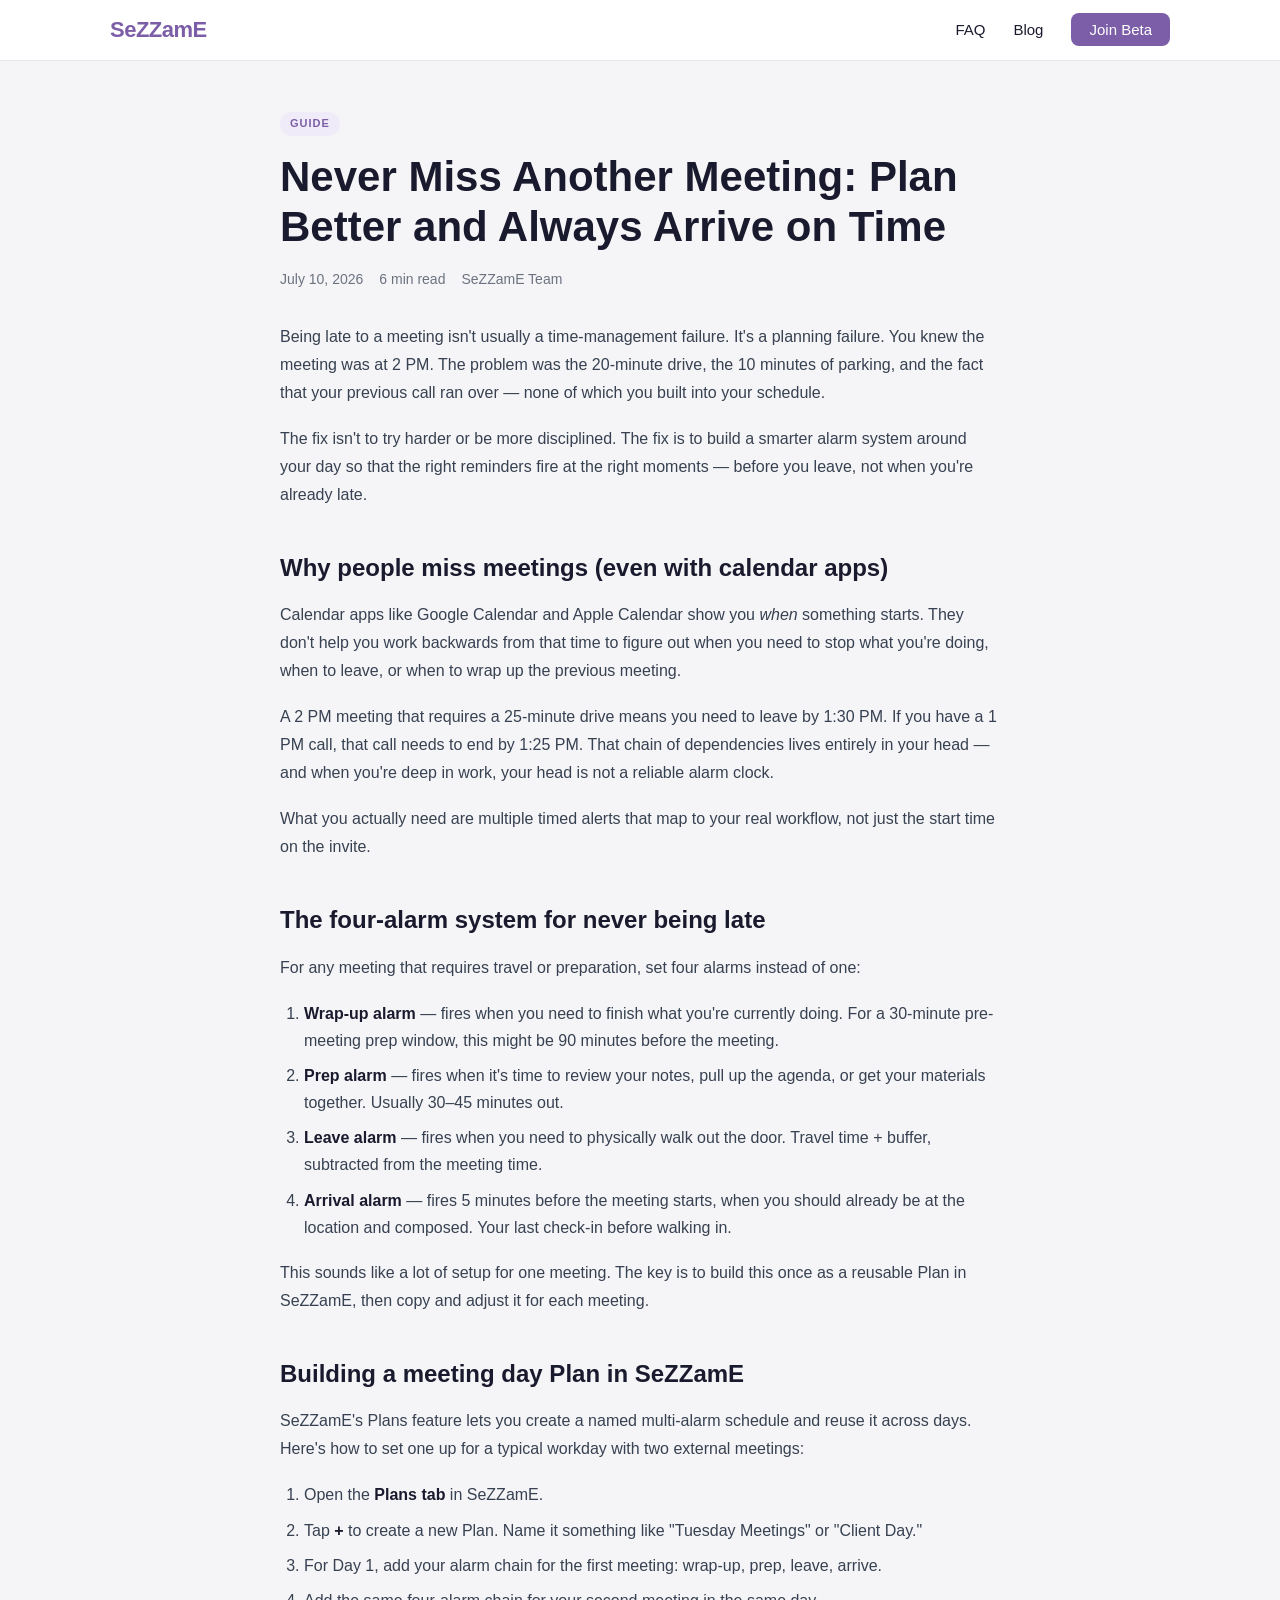
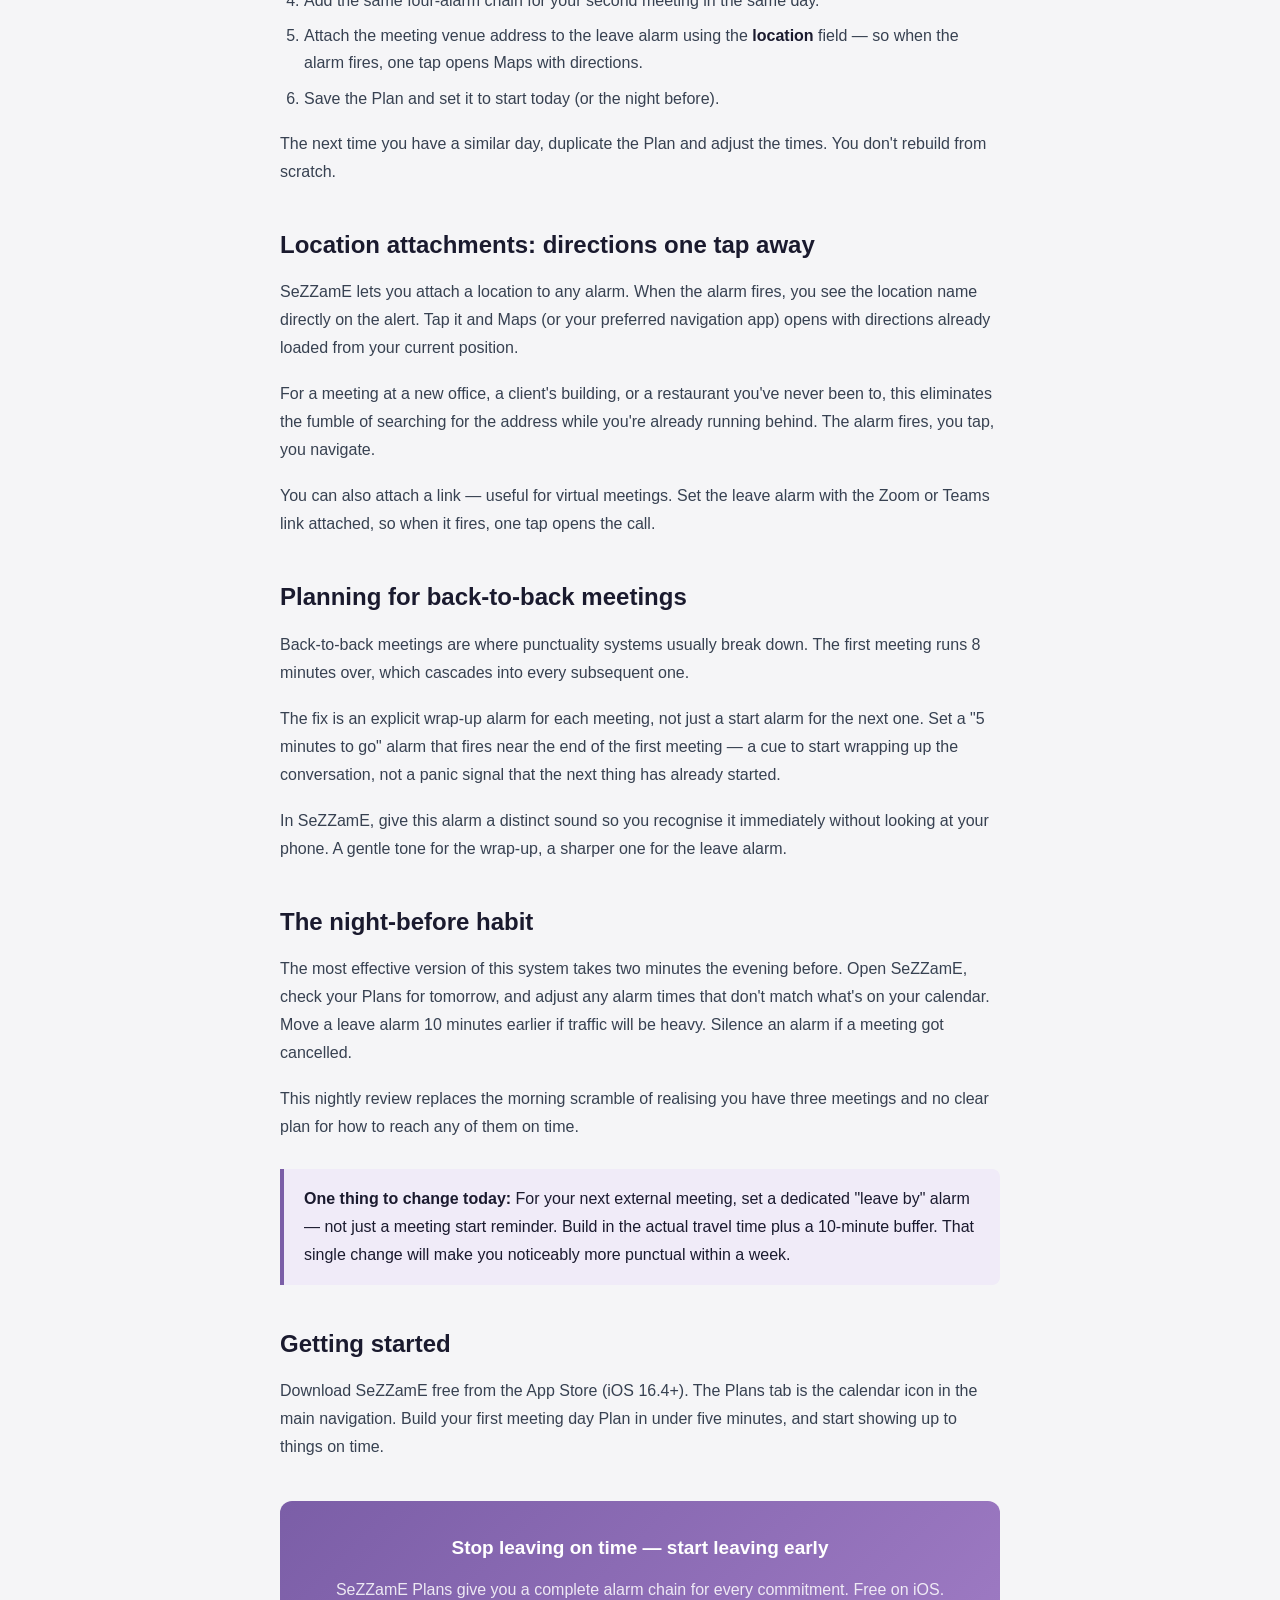
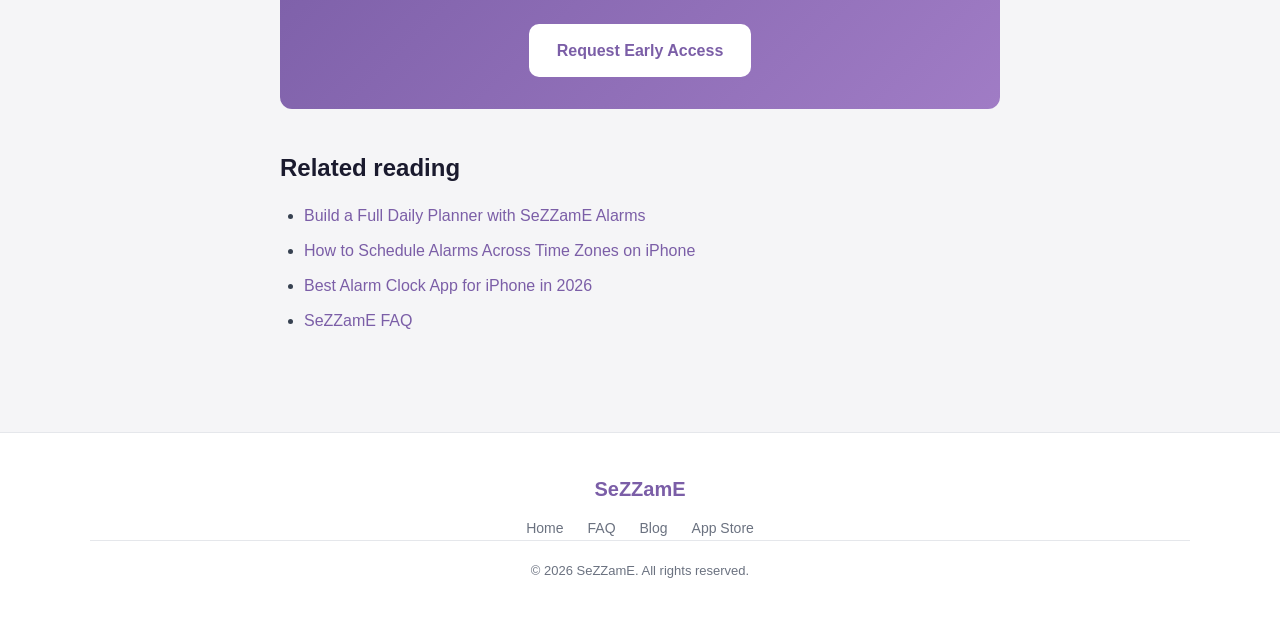
<file: blog/never-miss-a-meeting.html>
<!DOCTYPE html>
<html lang="en">
<head>
  <meta charset="UTF-8">
  <meta name="viewport" content="width=device-width, initial-scale=1.0">
  <title>Never Miss Another Meeting: Plan Better and Always Arrive on Time – SeZZamE</title>
  <meta name="description" content="Late to meetings because you underestimate travel time, forget prep steps, or lose track of back-to-back blocks? Here's a practical system for planning your day and arriving on time, every time.">
  <link rel="canonical" href="https://sezzame.app/blog/never-miss-a-meeting.html">

  <meta property="og:title" content="Never Miss Another Meeting: Plan Better and Always Arrive on Time">
  <meta property="og:description" content="A practical system for eliminating late arrivals using location-aware alarm planning on iPhone.">
  <meta property="og:type" content="article">
  <meta property="og:url" content="https://sezzame.app/blog/never-miss-a-meeting.html">

  <script type="application/ld+json">
  {
    "@context": "https://schema.org",
    "@type": "BlogPosting",
    "headline": "Never Miss Another Meeting: Plan Better and Always Arrive on Time",
    "description": "A practical system for eliminating late arrivals using location-aware alarm planning on iPhone.",
    "datePublished": "2026-07-10",
    "dateModified": "2026-07-10",
    "author": { "@type": "Organization", "name": "SeZZamE" },
    "publisher": { "@type": "Organization", "name": "SeZZamE", "url": "https://sezzame.app" },
    "url": "https://sezzame.app/blog/never-miss-a-meeting.html"
  }
  </script>

  <link rel="stylesheet" href="../style.css">
</head>
<body>

<nav>
  <div class="nav-inner">
    <a class="nav-logo" href="../">SeZZamE</a>
    <ul class="nav-links">
      <li><a href="../faq.html">FAQ</a></li>
      <li><a href="./">Blog</a></li>
      <li><a class="nav-cta" href="mailto:hello@sezzame.app">Join Beta</a></li>
    </ul>
  </div>
</nav>

<article class="prose">
  <span class="post-tag">Guide</span>
  <h1>Never Miss Another Meeting: Plan Better and Always Arrive on Time</h1>
  <div class="post-meta">
    <span>July 10, 2026</span>
    <span>6 min read</span>
    <span>SeZZamE Team</span>
  </div>

  <p>Being late to a meeting isn't usually a time-management failure. It's a planning failure. You knew the meeting was at 2 PM. The problem was the 20-minute drive, the 10 minutes of parking, and the fact that your previous call ran over — none of which you built into your schedule.</p>

  <p>The fix isn't to try harder or be more disciplined. The fix is to build a smarter alarm system around your day so that the right reminders fire at the right moments — before you leave, not when you're already late.</p>

  <h2>Why people miss meetings (even with calendar apps)</h2>

  <p>Calendar apps like Google Calendar and Apple Calendar show you <em>when</em> something starts. They don't help you work backwards from that time to figure out when you need to stop what you're doing, when to leave, or when to wrap up the previous meeting.</p>

  <p>A 2 PM meeting that requires a 25-minute drive means you need to leave by 1:30 PM. If you have a 1 PM call, that call needs to end by 1:25 PM. That chain of dependencies lives entirely in your head — and when you're deep in work, your head is not a reliable alarm clock.</p>

  <p>What you actually need are multiple timed alerts that map to your real workflow, not just the start time on the invite.</p>

  <h2>The four-alarm system for never being late</h2>

  <p>For any meeting that requires travel or preparation, set four alarms instead of one:</p>

  <ol>
    <li><strong>Wrap-up alarm</strong> — fires when you need to finish what you're currently doing. For a 30-minute pre-meeting prep window, this might be 90 minutes before the meeting.</li>
    <li><strong>Prep alarm</strong> — fires when it's time to review your notes, pull up the agenda, or get your materials together. Usually 30–45 minutes out.</li>
    <li><strong>Leave alarm</strong> — fires when you need to physically walk out the door. Travel time + buffer, subtracted from the meeting time.</li>
    <li><strong>Arrival alarm</strong> — fires 5 minutes before the meeting starts, when you should already be at the location and composed. Your last check-in before walking in.</li>
  </ol>

  <p>This sounds like a lot of setup for one meeting. The key is to build this once as a reusable Plan in SeZZamE, then copy and adjust it for each meeting.</p>

  <h2>Building a meeting day Plan in SeZZamE</h2>

  <p>SeZZamE's Plans feature lets you create a named multi-alarm schedule and reuse it across days. Here's how to set one up for a typical workday with two external meetings:</p>

  <ol>
    <li>Open the <strong>Plans tab</strong> in SeZZamE.</li>
    <li>Tap <strong>+</strong> to create a new Plan. Name it something like "Tuesday Meetings" or "Client Day."</li>
    <li>For Day 1, add your alarm chain for the first meeting: wrap-up, prep, leave, arrive.</li>
    <li>Add the same four-alarm chain for your second meeting in the same day.</li>
    <li>Attach the meeting venue address to the leave alarm using the <strong>location</strong> field — so when the alarm fires, one tap opens Maps with directions.</li>
    <li>Save the Plan and set it to start today (or the night before).</li>
  </ol>

  <p>The next time you have a similar day, duplicate the Plan and adjust the times. You don't rebuild from scratch.</p>

  <h2>Location attachments: directions one tap away</h2>

  <p>SeZZamE lets you attach a location to any alarm. When the alarm fires, you see the location name directly on the alert. Tap it and Maps (or your preferred navigation app) opens with directions already loaded from your current position.</p>

  <p>For a meeting at a new office, a client's building, or a restaurant you've never been to, this eliminates the fumble of searching for the address while you're already running behind. The alarm fires, you tap, you navigate.</p>

  <p>You can also attach a link — useful for virtual meetings. Set the leave alarm with the Zoom or Teams link attached, so when it fires, one tap opens the call.</p>

  <h2>Planning for back-to-back meetings</h2>

  <p>Back-to-back meetings are where punctuality systems usually break down. The first meeting runs 8 minutes over, which cascades into every subsequent one.</p>

  <p>The fix is an explicit wrap-up alarm for each meeting, not just a start alarm for the next one. Set a "5 minutes to go" alarm that fires near the end of the first meeting — a cue to start wrapping up the conversation, not a panic signal that the next thing has already started.</p>

  <p>In SeZZamE, give this alarm a distinct sound so you recognise it immediately without looking at your phone. A gentle tone for the wrap-up, a sharper one for the leave alarm.</p>

  <h2>The night-before habit</h2>

  <p>The most effective version of this system takes two minutes the evening before. Open SeZZamE, check your Plans for tomorrow, and adjust any alarm times that don't match what's on your calendar. Move a leave alarm 10 minutes earlier if traffic will be heavy. Silence an alarm if a meeting got cancelled.</p>

  <p>This nightly review replaces the morning scramble of realising you have three meetings and no clear plan for how to reach any of them on time.</p>

  <div class="callout">
    <p><strong>One thing to change today:</strong> For your next external meeting, set a dedicated "leave by" alarm — not just a meeting start reminder. Build in the actual travel time plus a 10-minute buffer. That single change will make you noticeably more punctual within a week.</p>
  </div>

  <h2>Getting started</h2>

  <p>Download SeZZamE free from the App Store (iOS 16.4+). The Plans tab is the calendar icon in the main navigation. Build your first meeting day Plan in under five minutes, and start showing up to things on time.</p>

  <div class="cta-box">
    <h3>Stop leaving on time — start leaving early</h3>
    <p>SeZZamE Plans give you a complete alarm chain for every commitment. Free on iOS.</p>
    <a href="mailto:hello@sezzame.app" class="btn-primary" style="display: inline-block; background: #fff; color: var(--purple);">Request Early Access</a>
  </div>

  <h2>Related reading</h2>
  <ul>
    <li><a href="alarm-planner-guide.html">Build a Full Daily Planner with SeZZamE Alarms</a></li>
    <li><a href="timezone-alarms-iphone.html">How to Schedule Alarms Across Time Zones on iPhone</a></li>
    <li><a href="best-alarm-app-iphone.html">Best Alarm Clock App for iPhone in 2026</a></li>
    <li><a href="../faq.html">SeZZamE FAQ</a></li>
  </ul>

</article>

<footer>
  <div class="footer-inner">
    <div class="footer-logo">SeZZamE</div>
    <nav class="footer-links">
      <a href="../">Home</a>
      <a href="../faq.html">FAQ</a>
      <a href="./">Blog</a>
      <a href="https://apps.apple.com/app/sezzame">App Store</a>
    </nav>
    <p class="footer-copy">&copy; 2026 SeZZamE. All rights reserved.</p>
  </div>
</footer>

</body>
</html>
</file>
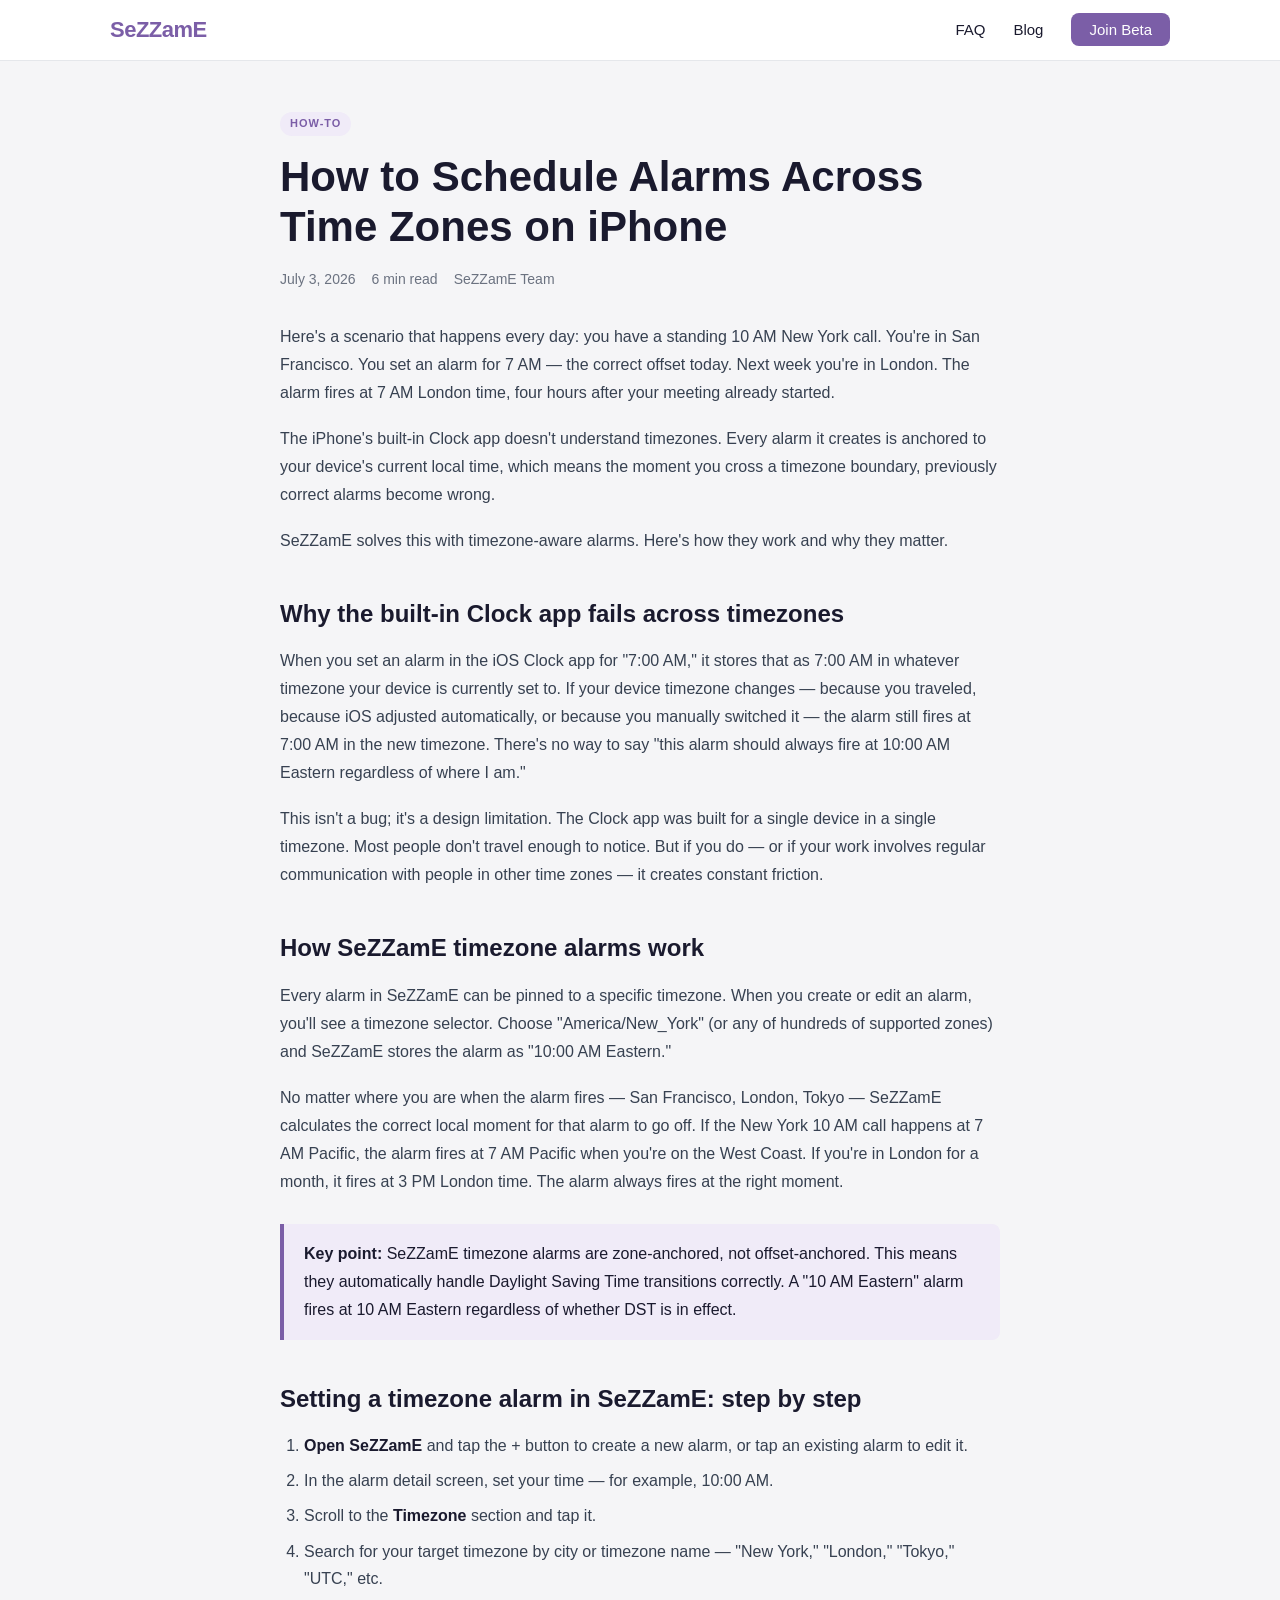
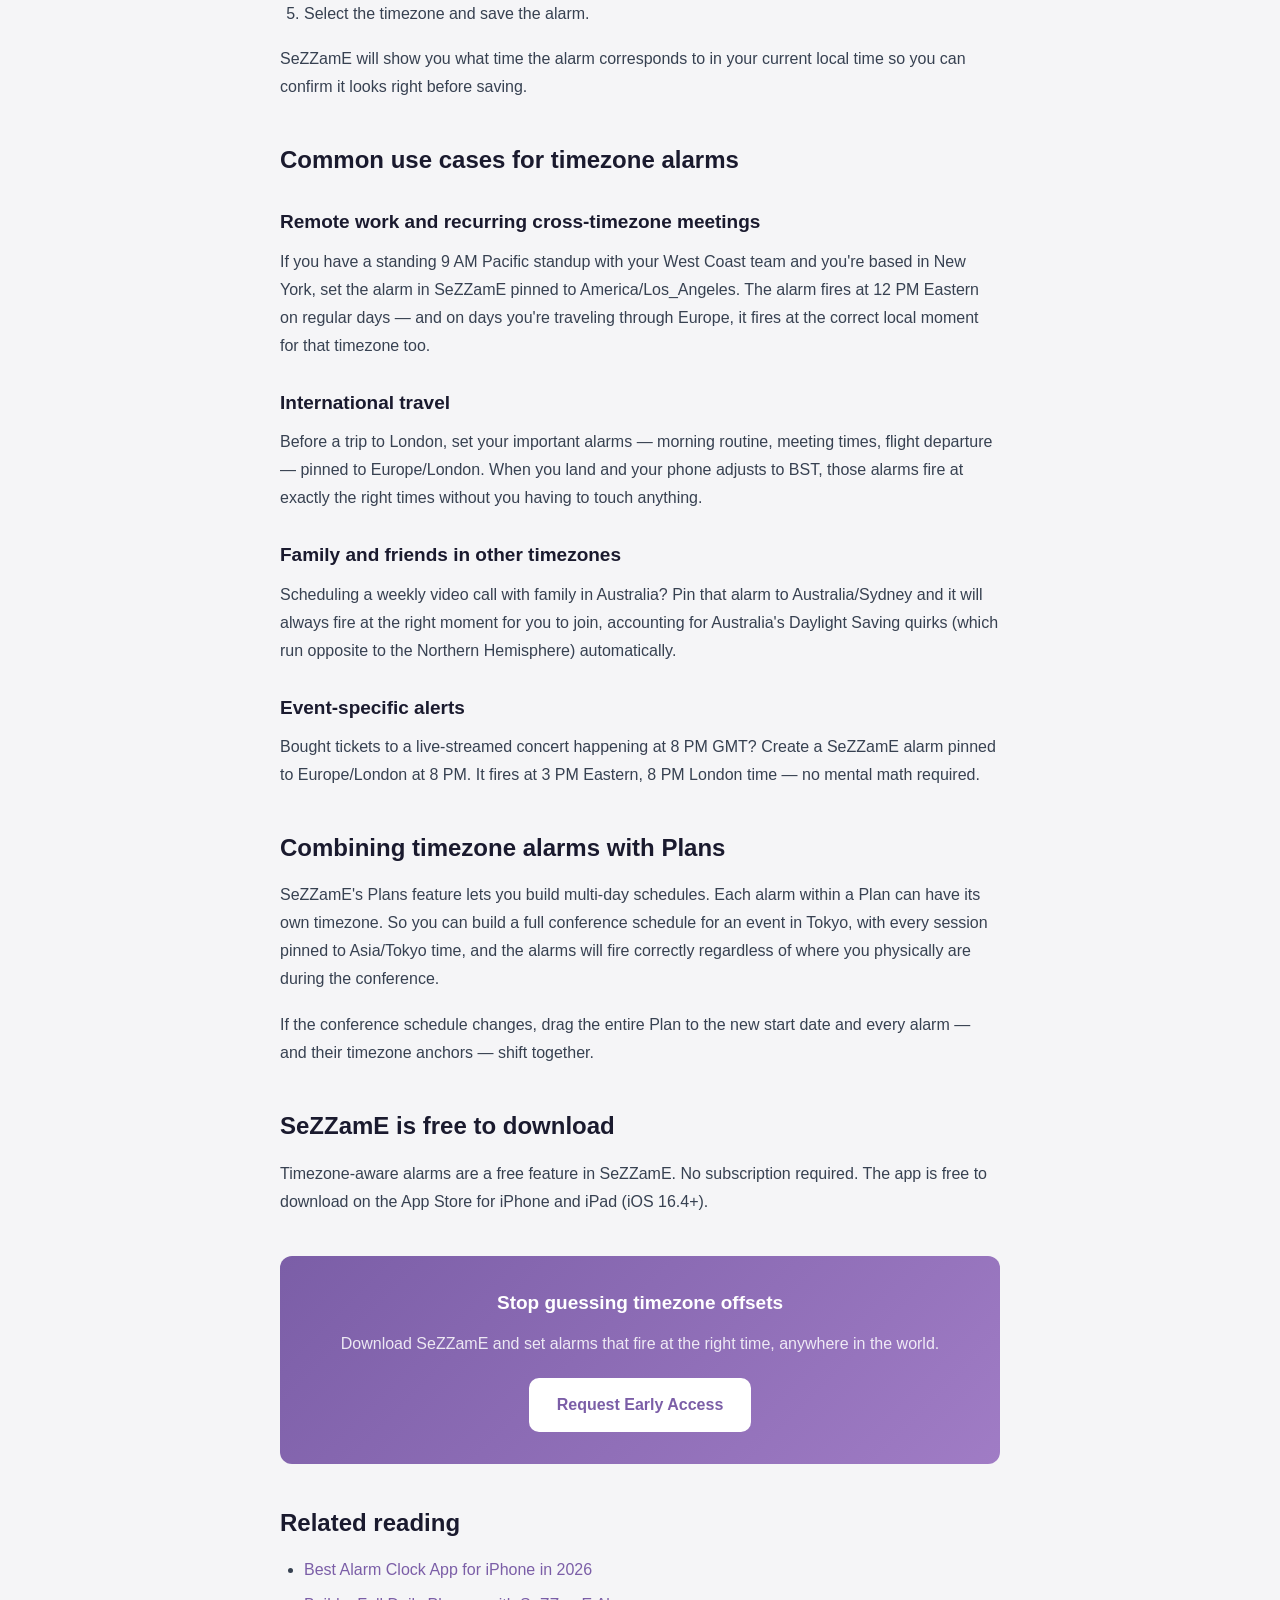
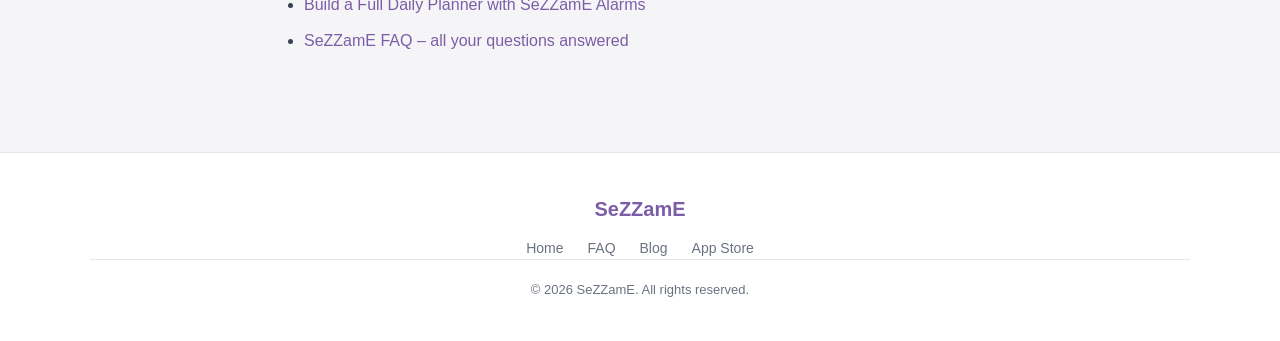
<file: blog/timezone-alarms-iphone.html>
<!DOCTYPE html>
<html lang="en">
<head>
  <meta charset="UTF-8">
  <meta name="viewport" content="width=device-width, initial-scale=1.0">
  <title>How to Set Alarms for Different Time Zones on iPhone – SeZZamE Guide</title>
  <meta name="description" content="The built-in iPhone Clock app doesn't support timezone alarms. SeZZamE lets you pin any alarm to a specific timezone — perfect for remote meetings, travel, and international calls. Here's how it works.">
  <link rel="canonical" href="https://sezzame.app/blog/timezone-alarms-iphone.html">

  <meta property="og:title" content="How to Set Alarms for Different Time Zones on iPhone">
  <meta property="og:description" content="SeZZamE lets you pin any alarm to any timezone. Perfect for remote meetings, international travel, and cross-coast calls.">
  <meta property="og:type" content="article">
  <meta property="og:url" content="https://sezzame.app/blog/timezone-alarms-iphone.html">

  <script type="application/ld+json">
  {
    "@context": "https://schema.org",
    "@type": "BlogPosting",
    "headline": "How to Set Alarms for Different Time Zones on iPhone",
    "description": "How to use SeZZamE to set timezone-aware alarms on iPhone for remote meetings, international travel, and cross-timezone scheduling.",
    "datePublished": "2026-07-03",
    "dateModified": "2026-07-03",
    "author": { "@type": "Organization", "name": "SeZZamE" },
    "publisher": { "@type": "Organization", "name": "SeZZamE", "url": "https://sezzame.app" },
    "url": "https://sezzame.app/blog/timezone-alarms-iphone.html"
  }
  </script>

  <link rel="stylesheet" href="../style.css">
</head>
<body>

<nav>
  <div class="nav-inner">
    <a class="nav-logo" href="../">SeZZamE</a>
    <ul class="nav-links">
      <li><a href="../faq.html">FAQ</a></li>
      <li><a href="./">Blog</a></li>
      <li><a class="nav-cta" href="mailto:hello@sezzame.app">Join Beta</a><!-- TODO: replace with TestFlight link --></li>
    </ul>
  </div>
</nav>

<article class="prose">
  <span class="post-tag">How-To</span>
  <h1>How to Schedule Alarms Across Time Zones on iPhone</h1>
  <div class="post-meta">
    <span>July 3, 2026</span>
    <span>6 min read</span>
    <span>SeZZamE Team</span>
  </div>

  <p>Here's a scenario that happens every day: you have a standing 10 AM New York call. You're in San Francisco. You set an alarm for 7 AM — the correct offset today. Next week you're in London. The alarm fires at 7 AM London time, four hours after your meeting already started.</p>

  <p>The iPhone's built-in Clock app doesn't understand timezones. Every alarm it creates is anchored to your device's current local time, which means the moment you cross a timezone boundary, previously correct alarms become wrong.</p>

  <p>SeZZamE solves this with timezone-aware alarms. Here's how they work and why they matter.</p>

  <h2>Why the built-in Clock app fails across timezones</h2>

  <p>When you set an alarm in the iOS Clock app for "7:00 AM," it stores that as 7:00 AM in whatever timezone your device is currently set to. If your device timezone changes — because you traveled, because iOS adjusted automatically, or because you manually switched it — the alarm still fires at 7:00 AM in the new timezone. There's no way to say "this alarm should always fire at 10:00 AM Eastern regardless of where I am."</p>

  <p>This isn't a bug; it's a design limitation. The Clock app was built for a single device in a single timezone. Most people don't travel enough to notice. But if you do — or if your work involves regular communication with people in other time zones — it creates constant friction.</p>

  <h2>How SeZZamE timezone alarms work</h2>

  <p>Every alarm in SeZZamE can be pinned to a specific timezone. When you create or edit an alarm, you'll see a timezone selector. Choose "America/New_York" (or any of hundreds of supported zones) and SeZZamE stores the alarm as "10:00 AM Eastern."</p>

  <p>No matter where you are when the alarm fires — San Francisco, London, Tokyo — SeZZamE calculates the correct local moment for that alarm to go off. If the New York 10 AM call happens at 7 AM Pacific, the alarm fires at 7 AM Pacific when you're on the West Coast. If you're in London for a month, it fires at 3 PM London time. The alarm always fires at the right moment.</p>

  <div class="callout">
    <p><strong>Key point:</strong> SeZZamE timezone alarms are zone-anchored, not offset-anchored. This means they automatically handle Daylight Saving Time transitions correctly. A "10 AM Eastern" alarm fires at 10 AM Eastern regardless of whether DST is in effect.</p>
  </div>

  <h2>Setting a timezone alarm in SeZZamE: step by step</h2>

  <ol>
    <li><strong>Open SeZZamE</strong> and tap the + button to create a new alarm, or tap an existing alarm to edit it.</li>
    <li>In the alarm detail screen, set your time — for example, 10:00 AM.</li>
    <li>Scroll to the <strong>Timezone</strong> section and tap it.</li>
    <li>Search for your target timezone by city or timezone name — "New York," "London," "Tokyo," "UTC," etc.</li>
    <li>Select the timezone and save the alarm.</li>
  </ol>

  <p>SeZZamE will show you what time the alarm corresponds to in your current local time so you can confirm it looks right before saving.</p>

  <h2>Common use cases for timezone alarms</h2>

  <h3>Remote work and recurring cross-timezone meetings</h3>

  <p>If you have a standing 9 AM Pacific standup with your West Coast team and you're based in New York, set the alarm in SeZZamE pinned to America/Los_Angeles. The alarm fires at 12 PM Eastern on regular days — and on days you're traveling through Europe, it fires at the correct local moment for that timezone too.</p>

  <h3>International travel</h3>

  <p>Before a trip to London, set your important alarms — morning routine, meeting times, flight departure — pinned to Europe/London. When you land and your phone adjusts to BST, those alarms fire at exactly the right times without you having to touch anything.</p>

  <h3>Family and friends in other timezones</h3>

  <p>Scheduling a weekly video call with family in Australia? Pin that alarm to Australia/Sydney and it will always fire at the right moment for you to join, accounting for Australia's Daylight Saving quirks (which run opposite to the Northern Hemisphere) automatically.</p>

  <h3>Event-specific alerts</h3>

  <p>Bought tickets to a live-streamed concert happening at 8 PM GMT? Create a SeZZamE alarm pinned to Europe/London at 8 PM. It fires at 3 PM Eastern, 8 PM London time — no mental math required.</p>

  <h2>Combining timezone alarms with Plans</h2>

  <p>SeZZamE's Plans feature lets you build multi-day schedules. Each alarm within a Plan can have its own timezone. So you can build a full conference schedule for an event in Tokyo, with every session pinned to Asia/Tokyo time, and the alarms will fire correctly regardless of where you physically are during the conference.</p>

  <p>If the conference schedule changes, drag the entire Plan to the new start date and every alarm — and their timezone anchors — shift together.</p>

  <h2>SeZZamE is free to download</h2>

  <p>Timezone-aware alarms are a free feature in SeZZamE. No subscription required. The app is free to download on the App Store for iPhone and iPad (iOS 16.4+).</p>

  <div class="cta-box">
    <h3>Stop guessing timezone offsets</h3>
    <p>Download SeZZamE and set alarms that fire at the right time, anywhere in the world.</p>
    <a href="mailto:hello@sezzame.app" class="btn-primary" style="display: inline-block; background: #fff; color: var(--purple);">Request Early Access</a>
  </div>

  <h2>Related reading</h2>
  <ul>
    <li><a href="best-alarm-app-iphone.html">Best Alarm Clock App for iPhone in 2026</a></li>
    <li><a href="alarm-planner-guide.html">Build a Full Daily Planner with SeZZamE Alarms</a></li>
    <li><a href="../faq.html">SeZZamE FAQ – all your questions answered</a></li>
  </ul>

</article>

<footer>
  <div class="footer-inner">
    <div class="footer-logo">SeZZamE</div>
    <nav class="footer-links">
      <a href="../">Home</a>
      <a href="../faq.html">FAQ</a>
      <a href="./">Blog</a>
      <a href="https://apps.apple.com/app/sezzame">App Store</a>
    </nav>
    <p class="footer-copy">&copy; 2026 SeZZamE. All rights reserved.</p>
  </div>
</footer>

</body>
</html>
</file>
<file: style.css>
/* SeZZamE website — shared stylesheet */
/* Replace --brand-purple if your accent hex differs */

*, *::before, *::after { box-sizing: border-box; margin: 0; padding: 0; }

:root {
  --purple: #7B5EA7;
  --purple-light: #f0ebf8;
  --purple-dark: #5a4480;
  --text: #1a1a2e;
  --muted: #6b7280;
  --bg: #f5f5f7;
  --card: #ffffff;
  --border: #e5e7eb;
  --radius: 12px;
  --max-w: 1100px;
  --max-prose: 760px;
}

body {
  font-family: -apple-system, BlinkMacSystemFont, "Segoe UI", Roboto, sans-serif;
  background: var(--bg);
  color: var(--text);
  line-height: 1.6;
  font-size: 16px;
}

a { color: var(--purple); text-decoration: none; }
a:hover { text-decoration: underline; }

/* ── Nav ── */
nav {
  background: #fff;
  border-bottom: 1px solid var(--border);
  position: sticky; top: 0; z-index: 100;
}
.nav-inner {
  max-width: var(--max-w);
  margin: 0 auto;
  padding: 0 20px;
  height: 60px;
  display: flex;
  align-items: center;
  justify-content: space-between;
}
.nav-logo {
  font-size: 22px; font-weight: 700; color: var(--purple);
  letter-spacing: -0.5px;
}
.nav-links { display: flex; gap: 28px; list-style: none; }
.nav-links a { color: var(--text); font-size: 15px; font-weight: 500; }
.nav-links a:hover { color: var(--purple); text-decoration: none; }
.nav-cta {
  background: var(--purple); color: #fff !important;
  padding: 8px 18px; border-radius: 8px; font-weight: 600;
}
.nav-cta:hover { background: var(--purple-dark); text-decoration: none !important; }

/* ── Hero ── */
.hero {
  background: linear-gradient(135deg, var(--purple) 0%, #a07cc5 100%);
  color: #fff;
  text-align: center;
  padding: 72px 20px 80px;
}
.hero-icon {
  width: 96px; height: 96px; border-radius: 22px;
  box-shadow: 0 8px 28px rgba(0,0,0,0.28);
  margin-bottom: 22px; display: block; margin-left: auto; margin-right: auto;
}
.beta-pill {
  display: inline-block;
  background: rgba(255,255,255,0.18); border: 1px solid rgba(255,255,255,0.35);
  color: #fff; font-size: 13px; font-weight: 600; letter-spacing: 0.3px;
  padding: 5px 14px; border-radius: 100px; margin-bottom: 20px;
}
.hero h1 { font-size: clamp(32px, 5vw, 54px); font-weight: 800; line-height: 1.15; margin-bottom: 20px; }
.hero p { font-size: clamp(16px, 2vw, 20px); opacity: 0.92; max-width: 600px; margin: 0 auto 36px; }
.btn-store {
  display: inline-flex; align-items: center; gap: 10px;
  background: #fff; color: var(--purple);
  font-size: 16px; font-weight: 700;
  padding: 14px 28px; border-radius: 12px;
  transition: transform 0.15s, box-shadow 0.15s;
  box-shadow: 0 4px 14px rgba(0,0,0,0.15);
}
.btn-store:hover { transform: translateY(-2px); box-shadow: 0 8px 20px rgba(0,0,0,0.2); text-decoration: none; }
.btn-beta {
  display: inline-block;
  background: #fff; color: var(--purple);
  font-size: 16px; font-weight: 700;
  padding: 14px 32px; border-radius: 12px;
  transition: transform 0.15s, box-shadow 0.15s;
  box-shadow: 0 4px 14px rgba(0,0,0,0.15);
}
.btn-beta:hover { transform: translateY(-2px); box-shadow: 0 8px 20px rgba(0,0,0,0.2); text-decoration: none; }
.hero-badge {
  margin-top: 20px; font-size: 13px; opacity: 0.78;
}

/* ── Sections ── */
section { padding: 64px 20px; }
.container { max-width: var(--max-w); margin: 0 auto; }
.section-label {
  font-size: 12px; font-weight: 700; letter-spacing: 1.2px;
  text-transform: uppercase; color: var(--purple); margin-bottom: 10px;
}
.section-title {
  font-size: clamp(26px, 3vw, 38px); font-weight: 800; line-height: 1.2;
  margin-bottom: 14px;
}
.section-sub { font-size: 17px; color: var(--muted); max-width: 560px; }

/* ── Features grid ── */
.features-grid {
  display: grid;
  grid-template-columns: repeat(auto-fill, minmax(280px, 1fr));
  gap: 18px;
  margin-top: 40px;
}
.feature-card {
  background: var(--card); border-radius: var(--radius);
  padding: 22px; border: 1px solid var(--border);
}
.feature-icon {
  width: 42px; height: 42px; border-radius: 10px;
  background: var(--purple-light); display: flex; align-items: center; justify-content: center;
  font-size: 20px; margin-bottom: 14px;
}
.feature-card h3 { font-size: 16px; font-weight: 700; margin-bottom: 6px; }
.feature-card p { font-size: 14px; color: var(--muted); line-height: 1.5; }

/* ── Premium banner ── */
.premium-section {
  background: linear-gradient(135deg, #1a1a2e 0%, #2d1b69 100%);
  color: #fff;
}
.premium-grid {
  display: grid; grid-template-columns: 1fr 1fr; gap: 40px; align-items: center;
  max-width: var(--max-w); margin: 0 auto;
}
.premium-section .section-label { color: #c4aef0; }
.premium-section .section-title { color: #fff; }
.premium-section .section-sub { color: rgba(255,255,255,0.7); }
.premium-list { list-style: none; margin: 24px 0 32px; display: flex; flex-direction: column; gap: 10px; }
.premium-list li { display: flex; align-items: center; gap: 10px; font-size: 15px; }
.premium-list li::before { content: "✓"; color: #a78bf8; font-weight: 700; font-size: 16px; }
.btn-primary {
  display: inline-block; background: var(--purple); color: #fff;
  padding: 14px 28px; border-radius: 10px; font-weight: 700; font-size: 16px;
}
.btn-primary:hover { background: var(--purple-dark); text-decoration: none; }
.btn-outline {
  display: inline-block; border: 2px solid rgba(255,255,255,0.4); color: #fff;
  padding: 12px 26px; border-radius: 10px; font-weight: 600; font-size: 15px; margin-left: 12px;
}
.btn-outline:hover { border-color: #fff; text-decoration: none; }
.premium-visual {
  background: rgba(255,255,255,0.07); border-radius: 16px; padding: 32px;
  border: 1px solid rgba(255,255,255,0.12); text-align: center; color: rgba(255,255,255,0.8);
}
.premium-visual .price { font-size: 48px; font-weight: 800; color: #fff; }
.premium-visual .price sup { font-size: 24px; vertical-align: super; }
.premium-visual .price-label { font-size: 14px; color: rgba(255,255,255,0.6); margin-bottom: 20px; }
.premium-visual .or { margin: 12px 0; font-size: 13px; color: rgba(255,255,255,0.5); }
.price-annual { font-size: 22px; font-weight: 700; color: #a78bf8; }

/* ── FAQ ── */
.faq-list { max-width: var(--max-prose); margin: 40px auto 0; }
.faq-item {
  background: var(--card); border: 1px solid var(--border);
  border-radius: var(--radius); margin-bottom: 12px;
  overflow: hidden;
}
.faq-q {
  width: 100%; background: none; border: none; cursor: pointer;
  padding: 18px 22px; text-align: left; font-size: 16px; font-weight: 600;
  color: var(--text); display: flex; justify-content: space-between; align-items: center;
}
.faq-q::after { content: "+"; font-size: 22px; color: var(--purple); font-weight: 400; flex-shrink: 0; margin-left: 12px; }
.faq-item.open .faq-q::after { content: "−"; }
.faq-a { display: none; padding: 0 22px 18px; color: var(--muted); font-size: 15px; line-height: 1.7; }
.faq-item.open .faq-a { display: block; }

/* ── Blog cards ── */
.blog-grid {
  display: grid; grid-template-columns: repeat(auto-fill, minmax(300px, 1fr));
  gap: 22px; margin-top: 40px;
}
.blog-card {
  background: var(--card); border-radius: var(--radius); border: 1px solid var(--border);
  padding: 24px; display: flex; flex-direction: column;
  transition: box-shadow 0.15s;
}
.blog-card:hover { box-shadow: 0 4px 20px rgba(0,0,0,0.09); text-decoration: none; }
.blog-tag {
  font-size: 11px; font-weight: 700; letter-spacing: 1px; text-transform: uppercase;
  color: var(--purple); background: var(--purple-light); padding: 3px 10px;
  border-radius: 100px; display: inline-block; margin-bottom: 12px;
}
.blog-card h3 { font-size: 18px; font-weight: 700; color: var(--text); margin-bottom: 10px; line-height: 1.3; }
.blog-card p { font-size: 14px; color: var(--muted); flex: 1; margin-bottom: 16px; }
.blog-card .read-more { font-size: 14px; font-weight: 600; color: var(--purple); }

/* ── Prose (blog posts) ── */
.prose {
  max-width: var(--max-prose); margin: 0 auto;
  padding: 48px 20px 80px;
}
.prose h1 { font-size: clamp(28px, 4vw, 42px); font-weight: 800; line-height: 1.2; margin-bottom: 16px; }
.prose .post-meta { font-size: 14px; color: var(--muted); margin-bottom: 32px; display: flex; gap: 16px; flex-wrap: wrap; }
.prose h2 { font-size: 24px; font-weight: 700; margin: 40px 0 14px; color: var(--text); }
.prose h3 { font-size: 19px; font-weight: 700; margin: 28px 0 10px; }
.prose p { margin-bottom: 18px; color: #374151; line-height: 1.75; }
.prose ul, .prose ol { margin: 0 0 18px 24px; }
.prose li { margin-bottom: 8px; color: #374151; line-height: 1.7; }
.prose strong { color: var(--text); }
.prose .callout {
  background: var(--purple-light); border-left: 4px solid var(--purple);
  border-radius: 0 8px 8px 0; padding: 16px 20px; margin: 28px 0;
}
.prose .callout p { color: var(--text); margin-bottom: 0; }
.prose .cta-box {
  background: linear-gradient(135deg, var(--purple), #a07cc5);
  color: #fff; border-radius: var(--radius); padding: 32px; text-align: center;
  margin: 40px 0;
}
.prose .cta-box h3 { color: #fff; margin: 0 0 12px; }
.prose .cta-box p { color: rgba(255,255,255,0.85); margin-bottom: 20px; }
.post-tag { display: inline-block; font-size: 11px; font-weight: 700; letter-spacing: 1px; text-transform: uppercase; color: var(--purple); background: var(--purple-light); padding: 3px 10px; border-radius: 100px; margin-bottom: 16px; }

/* ── Footer ── */
footer {
  background: #fff; border-top: 1px solid var(--border);
  padding: 40px 20px; text-align: center;
}
.footer-inner { max-width: var(--max-w); margin: 0 auto; }
.footer-logo { font-size: 20px; font-weight: 700; color: var(--purple); margin-bottom: 12px; }
.footer-links { display: flex; gap: 24px; justify-content: center; flex-wrap: wrap; margin-bottom: 20px; }
.footer-links a { font-size: 14px; color: var(--muted); }
.footer-links a:hover { color: var(--purple); }
.footer-copy { font-size: 13px; color: var(--muted); }

/* ── Responsive ── */
@media (max-width: 768px) {
  .nav-links { display: none; }
  .premium-grid { grid-template-columns: 1fr; }
  .premium-visual { display: none; }
}
</file>
